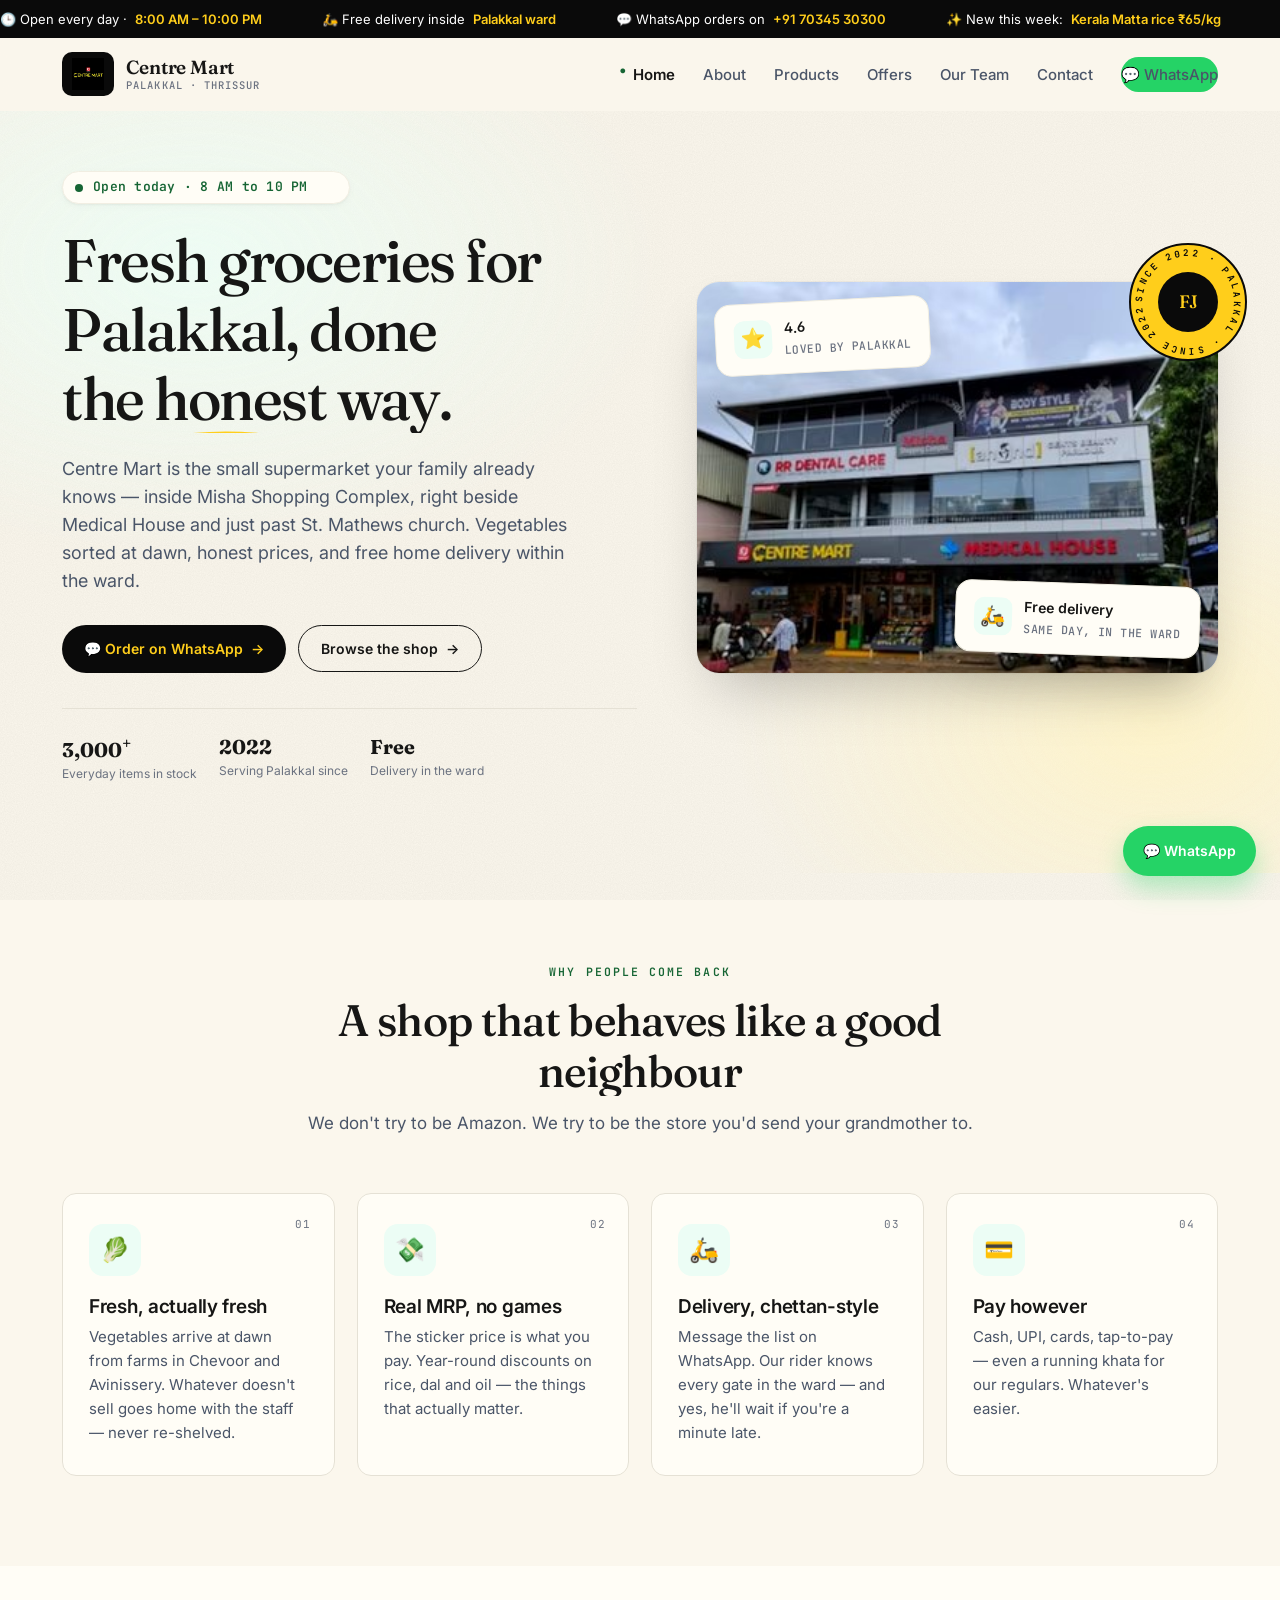
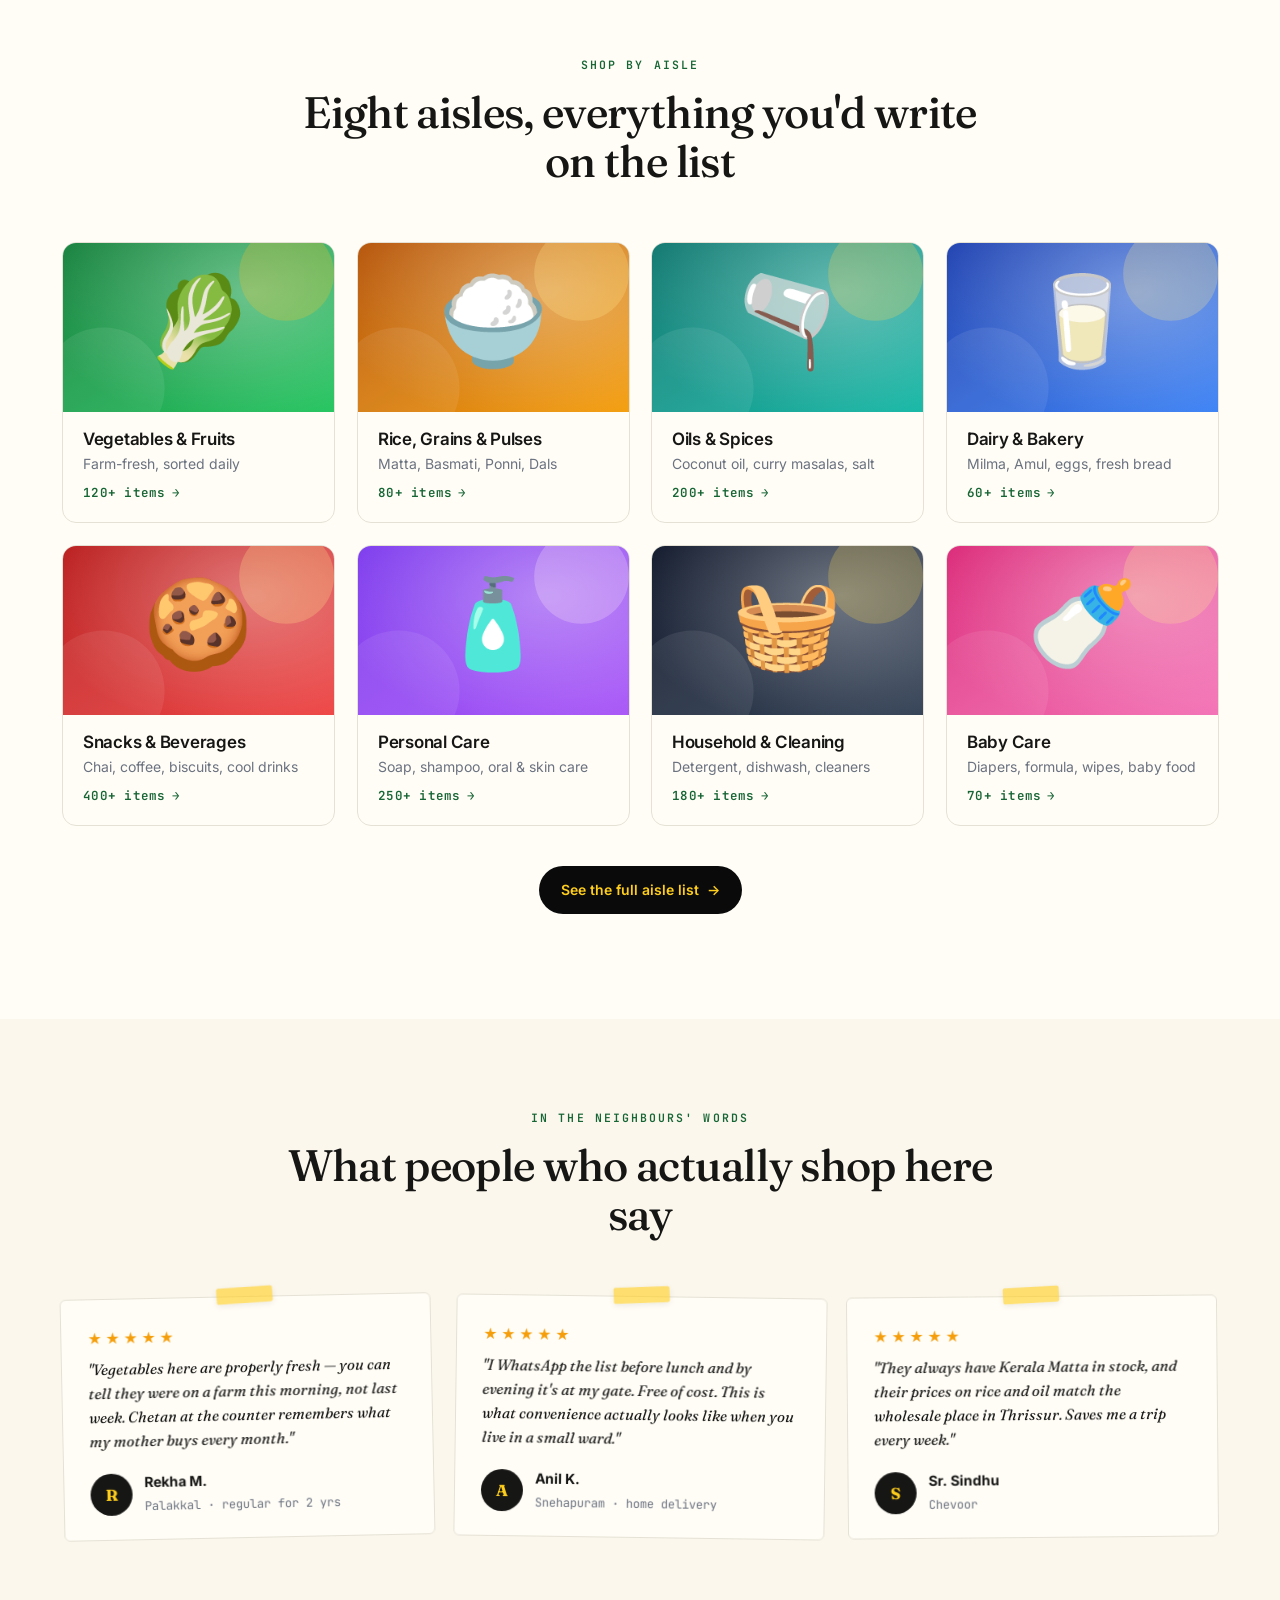
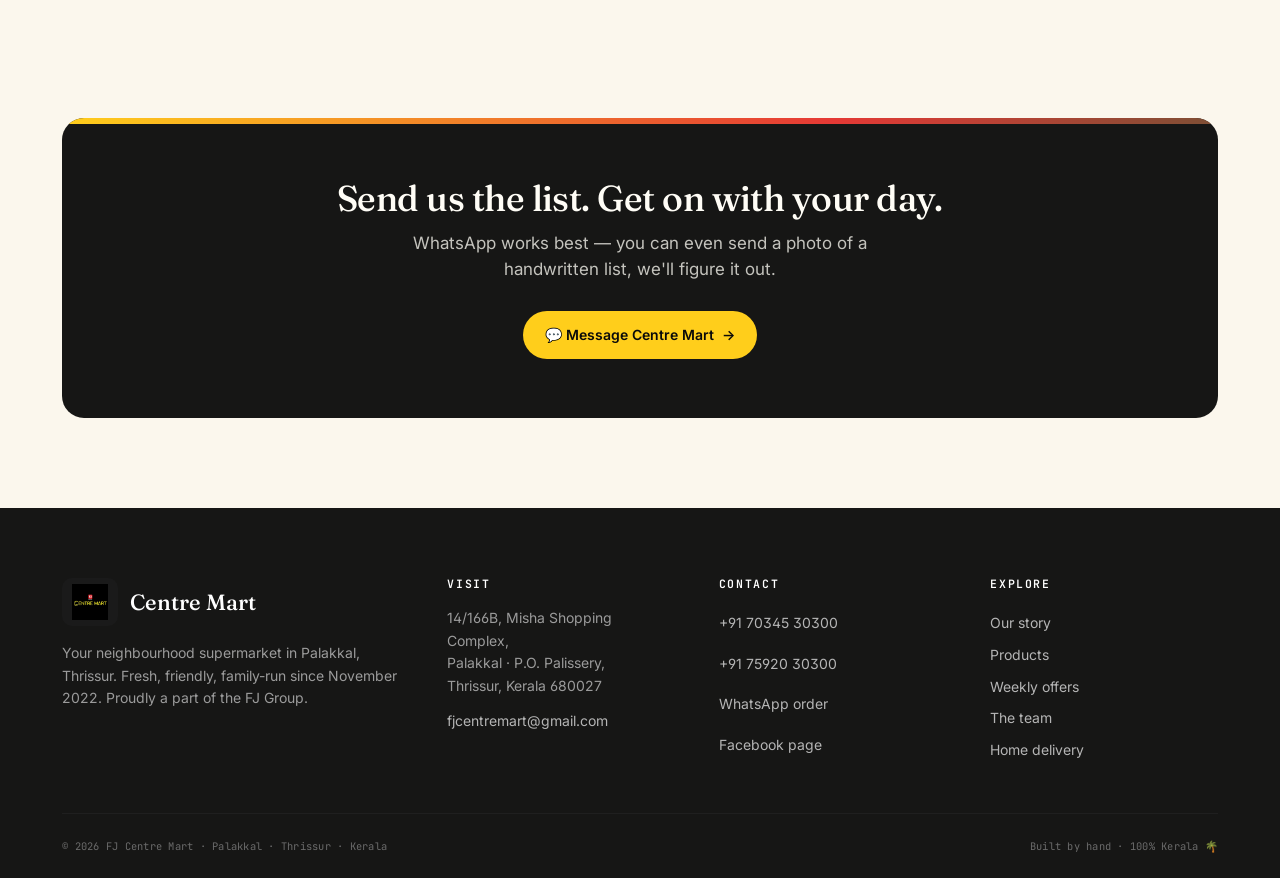
<file: index.html>
<!doctype html>
<html lang="en">
<head>
<meta charset="UTF-8">
<meta name="viewport" content="width=device-width,initial-scale=1">
<meta name="theme-color" content="#166534">
<title>Centre Mart Supermarket · Fresh Groceries & Home Delivery in Palakkal, Thrissur</title>
<meta name="description" content="Centre Mart is Palakkal's family-run supermarket. Fresh vegetables, groceries, dairy, household essentials, and free WhatsApp home delivery. Open 8 AM – 10 PM every day.">
<meta name="keywords" content="supermarket Palakkal, grocery store Thrissur, FJ Centre Mart, home delivery Palakkal, fresh vegetables Thrissur, Centre Mart Palakkal, Palissery 680027">
<meta property="og:type" content="website">
<meta property="og:title" content="Centre Mart Supermarket · Fresh Groceries & Home Delivery in Palakkal, Thrissur">
<meta property="og:description" content="Centre Mart is Palakkal's family-run supermarket. Fresh vegetables, groceries, dairy, household essentials, and free WhatsApp home delivery. Open 8 AM – 10 PM every day.">
<meta property="og:image" content="[data-uri]">
<meta name="twitter:card" content="summary_large_image">
<link rel="icon" type="image/png" href="assets/img/logo-mark.png">
<link rel="apple-touch-icon" href="assets/img/logo-mark.png">
<link rel="preconnect" href="https://fonts.googleapis.com">
<link rel="preconnect" href="https://fonts.gstatic.com" crossorigin>
<link href="https://fonts.googleapis.com/css2?family=Inter:wght@400;500;600;700&family=Fraunces:opsz,wght@9..144,400;9..144,500;9..144,600&family=JetBrains+Mono:wght@400;500;600&display=swap" rel="stylesheet">
<link rel="stylesheet" href="assets/css/style.css">
<script type="application/ld+json">
{
  "@context":"https://schema.org","@type":"GroceryStore",
  "name":"Centre Mart Supermarket","alternateName":"FJ Centre Mart",
  "image":"[data-uri]","logo":"[data-uri]",
  "email":"fjcentremart@gmail.com","telephone":"+91-70345-30300","priceRange":"₹",
  "address":{"@type":"PostalAddress","streetAddress":"14/166B, Misha Shopping Complex","addressLocality":"Palakkal, P.O. Palissery","addressRegion":"Kerala","postalCode":"680027","addressCountry":"IN"},
  "geo":{"@type":"GeoCoordinates","latitude":10.471346,"longitude":76.211705},
  "openingHoursSpecification":[{"@type":"OpeningHoursSpecification","dayOfWeek":["Monday","Tuesday","Wednesday","Thursday","Friday","Saturday","Sunday"],"opens":"08:00","closes":"22:00"}],
  "sameAs":["https://www.facebook.com/fj.centre.mart/","https://wa.me/917034530300"],
  "paymentAccepted":"Cash, UPI, Credit Card, Debit Card, NFC","currenciesAccepted":"INR",
  "areaServed":"Palakkal, Thrissur, Kerala"
}
</script>
</head>
<body>

<div class="topbar" aria-label="Store announcements">
  <div class="topbar-viewport">
    <span>🕒 Open every day · <em>8:00 AM – 10:00 PM</em></span>
    <span>🛵 Free delivery inside <em>Palakkal ward</em></span>
    <span>💬 WhatsApp orders on <em>+91 70345 30300</em></span>
    <span>✨ New this week: <em>Kerala Matta rice ₹65/kg</em></span>
    <span>🥚 Fresh farm eggs restocked at dawn</span>
  </div>
</div>

<header class="site-header">
  <div class="container nav-wrap">
    <a class="brand" href="index.html" aria-label="Centre Mart home">
      <img src="[data-uri]" alt="FJ Group · Centre Mart logo">
      <span class="brand-text"><b>Centre Mart</b><small>Palakkal · Thrissur</small></span>
    </a>
    <button class="nav-toggle" aria-label="Toggle menu">☰</button>
    <nav class="site-nav" aria-label="Main">
      <a href="index.html">Home</a>
      <a href="about.html">About</a>
      <a href="products.html">Products</a>
      <a href="offers.html">Offers</a>
      <a href="team.html">Our Team</a>
      <a href="contact.html">Contact</a>
      <a class="btn btn-wa btn-magnetic" href="https://wa.me/917034530300" target="_blank" rel="noopener">💬 WhatsApp</a>
    </nav>
  </div>
</header>

<main>

<section class="hero">
  <div class="container hero-grid">
    <div>
      <span class="hero-eyebrow"><span class="dot"></span>
        <span class="rotator"><ul>
          <li>Open today · 8 AM to 10 PM</li>
          <li>Vegetables sorted at dawn</li>
          <li>Free delivery in Palakkal</li>
          <li>Kerala Matta ₹65/kg this week</li>
        </ul></span>
      </span>
      <h1 class="kinetic">Fresh groceries for Palakkal, done <span class="squiggle">the honest way<svg viewBox="0 0 300 18" preserveAspectRatio="none" aria-hidden="true"><path d="M4,10 C 30,2 60,16 90,10 S 150,4 180,10 S 240,16 296,10"/></svg></span>.</h1>
      <p class="hero-sub">Centre Mart is the small supermarket your family already knows — inside Misha Shopping Complex, right beside Medical House and just past St. Mathews church. Vegetables sorted at dawn, honest prices, and free home delivery within the ward.</p>
      <div class="hero-cta">
        <a class="btn btn-primary btn-magnetic" href="https://wa.me/917034530300?text=Hi%20Centre%20Mart%2C%20I%27d%20like%20to%20place%20an%20order" target="_blank" rel="noopener">💬 Order on WhatsApp <span class="arr">→</span></a>
        <a class="btn btn-outline" href="products.html">Browse the shop <span class="arr">→</span></a>
      </div>
      <div class="hero-badges">
        <span><b>3,000<sup>+</sup></b><small>Everyday items in stock</small></span>
        <span><b>2022</b><small>Serving Palakkal since</small></span>
        <span><b>Free</b><small>Delivery in the ward</small></span>
      </div>
    </div>
    <div class="hero-right">
      <div class="sticker">
  <svg viewBox="0 0 120 120" xmlns="http://www.w3.org/2000/svg" aria-hidden="true">
    <defs><path id="stkArc" d="M60,60 m-46,0 a46,46 0 1,1 92,0 a46,46 0 1,1 -92,0"/></defs>
    <circle cx="60" cy="60" r="58" fill="#FFCE1B" stroke="#0A0A0A" stroke-width="2"/>
    <circle cx="60" cy="60" r="30" fill="#0A0A0A"/>
    <text font-family="JetBrains Mono, monospace" font-size="9.2" font-weight="700" fill="#0A0A0A" letter-spacing="2.4">
      <textPath href="#stkArc" startOffset="0">SINCE 2022 · PALAKKAL · SINCE 2022 · THRISSUR · </textPath>
    </text>
    <text x="60" y="66" text-anchor="middle" font-family="Fraunces, serif" font-size="18" font-weight="500" fill="#FFCE1B">FJ</text>
  </svg>
</div>
      <div class="hero-img">
        <div class="img-inner"><img src="[data-uri]" alt="Centre Mart storefront on the Kodungallur–Shornur Road in Palakkal, Thrissur" loading="eager"></div>
      </div>
      <div class="hero-tag tl"><span class="b-icon">⭐</span><div>4.6<small>Loved by Palakkal</small></div></div>
      <div class="hero-tag br"><span class="b-icon">🛵</span><div>Free delivery<small>Same day, in the ward</small></div></div>
    </div>
  </div>
</section>

<section>
  <div class="container">
    <div class="section-head">
      <div class="section-eyebrow">Why people come back</div>
      <h2 class="kinetic">A shop that behaves like a good neighbour</h2>
      <p>We don't try to be Amazon. We try to be the store you'd send your grandmother to.</p>
    </div>
    <div class="grid grid-4">
      <div class="feature"><span class="feat-num">01</span><div class="feat-ico">🥬</div><h3>Fresh, actually fresh</h3><p>Vegetables arrive at dawn from farms in Chevoor and Avinissery. Whatever doesn't sell goes home with the staff — never re-shelved.</p></div>
      <div class="feature"><span class="feat-num">02</span><div class="feat-ico">💸</div><h3>Real MRP, no games</h3><p>The sticker price is what you pay. Year-round discounts on rice, dal and oil — the things that actually matter.</p></div>
      <div class="feature"><span class="feat-num">03</span><div class="feat-ico">🛵</div><h3>Delivery, chettan-style</h3><p>Message the list on WhatsApp. Our rider knows every gate in the ward — and yes, he'll wait if you're a minute late.</p></div>
      <div class="feature"><span class="feat-num">04</span><div class="feat-ico">💳</div><h3>Pay however</h3><p>Cash, UPI, cards, tap-to-pay — even a running khata for our regulars. Whatever's easier.</p></div>
    </div>
  </div>
</section>

<section style="background:var(--paper)">
  <div class="container">
    <div class="section-head">
      <div class="section-eyebrow">Shop by aisle</div>
      <h2>Eight aisles, everything you'd write on the list</h2>
    </div>
    <div class="grid grid-4">
      <a class="cat-card" href="products.html#vegetables"><div class="cat-thumb"><img src="assets/img/banners/veg.svg" alt="" loading="lazy"></div><div class="cat-body"><h3>Vegetables & Fruits</h3><p>Farm-fresh, sorted daily</p><span class="count">120+ items <span class="arr">→</span></span></div></a>
      <a class="cat-card" href="products.html#rice"><div class="cat-thumb"><img src="assets/img/banners/rice.svg" alt="" loading="lazy"></div><div class="cat-body"><h3>Rice, Grains & Pulses</h3><p>Matta, Basmati, Ponni, Dals</p><span class="count">80+ items <span class="arr">→</span></span></div></a>
      <a class="cat-card" href="products.html#oils"><div class="cat-thumb"><img src="assets/img/banners/oils.svg" alt="" loading="lazy"></div><div class="cat-body"><h3>Oils & Spices</h3><p>Coconut oil, curry masalas, salt</p><span class="count">200+ items <span class="arr">→</span></span></div></a>
      <a class="cat-card" href="products.html#dairy"><div class="cat-thumb"><img src="assets/img/banners/dairy.svg" alt="" loading="lazy"></div><div class="cat-body"><h3>Dairy & Bakery</h3><p>Milma, Amul, eggs, fresh bread</p><span class="count">60+ items <span class="arr">→</span></span></div></a>
      <a class="cat-card" href="products.html#snacks"><div class="cat-thumb"><img src="assets/img/banners/snacks.svg" alt="" loading="lazy"></div><div class="cat-body"><h3>Snacks & Beverages</h3><p>Chai, coffee, biscuits, cool drinks</p><span class="count">400+ items <span class="arr">→</span></span></div></a>
      <a class="cat-card" href="products.html#personal"><div class="cat-thumb"><img src="assets/img/banners/personal.svg" alt="" loading="lazy"></div><div class="cat-body"><h3>Personal Care</h3><p>Soap, shampoo, oral & skin care</p><span class="count">250+ items <span class="arr">→</span></span></div></a>
      <a class="cat-card" href="products.html#household"><div class="cat-thumb"><img src="assets/img/banners/household.svg" alt="" loading="lazy"></div><div class="cat-body"><h3>Household & Cleaning</h3><p>Detergent, dishwash, cleaners</p><span class="count">180+ items <span class="arr">→</span></span></div></a>
      <a class="cat-card" href="products.html#baby"><div class="cat-thumb"><img src="assets/img/banners/baby.svg" alt="" loading="lazy"></div><div class="cat-body"><h3>Baby Care</h3><p>Diapers, formula, wipes, baby food</p><span class="count">70+ items <span class="arr">→</span></span></div></a>
    </div>
    <p class="text-center mt-40"><a class="btn btn-primary btn-magnetic" href="products.html">See the full aisle list <span class="arr">→</span></a></p>
  </div>
</section>

<section>
  <div class="container">
    <div class="section-head">
      <div class="section-eyebrow">In the neighbours' words</div>
      <h2>What people who actually shop here say</h2>
    </div>
    <div class="grid grid-3">
      <div class="quote-card">
        <div class="stars">★★★★★</div>
        <p>"Vegetables here are properly fresh — you can tell they were on a farm this morning, not last week. Chetan at the counter remembers what my mother buys every month."</p>
        <div class="quote-author"><div class="quote-avatar">R</div><div><strong>Rekha M.</strong><span>Palakkal · regular for 2 yrs</span></div></div>
      </div>
      <div class="quote-card">
        <div class="stars">★★★★★</div>
        <p>"I WhatsApp the list before lunch and by evening it's at my gate. Free of cost. This is what convenience actually looks like when you live in a small ward."</p>
        <div class="quote-author"><div class="quote-avatar">A</div><div><strong>Anil K.</strong><span>Snehapuram · home delivery</span></div></div>
      </div>
      <div class="quote-card">
        <div class="stars">★★★★★</div>
        <p>"They always have Kerala Matta in stock, and their prices on rice and oil match the wholesale place in Thrissur. Saves me a trip every week."</p>
        <div class="quote-author"><div class="quote-avatar">S</div><div><strong>Sr. Sindhu</strong><span>Chevoor</span></div></div>
      </div>
    </div>
  </div>
</section>

<section>
  <div class="container">
    <div class="cta-banner">
      <h2>Send us the list. Get on with your day.</h2>
      <p>WhatsApp works best — you can even send a photo of a handwritten list, we'll figure it out.</p>
      <a class="btn btn-magnetic" href="https://wa.me/917034530300?text=Hi%20Centre%20Mart%2C%20I%27d%20like%20to%20place%20an%20order" target="_blank" rel="noopener">💬 Message Centre Mart <span class="arr">→</span></a>
    </div>
  </div>
</section>

</main>

<footer class="site-footer">
  <div class="container">
    <div class="footer-grid">
      <div>
        <div class="footer-brand">
          <img src="[data-uri]" alt="Centre Mart">
          <b>Centre Mart</b>
        </div>
        <p>Your neighbourhood supermarket in Palakkal, Thrissur. Fresh, friendly, family-run since November 2022. Proudly a part of the FJ Group.</p>
      </div>
      <div>
        <h4>Visit</h4>
        <p>14/166B, Misha Shopping Complex,<br>Palakkal · P.O. Palissery,<br>Thrissur, Kerala 680027</p>
        <p><a href="mailto:fjcentremart@gmail.com">fjcentremart@gmail.com</a></p>
      </div>
      <div>
        <h4>Contact</h4>
        <p><a href="tel:+917034530300">+91 70345 30300</a></p>
        <p><a href="tel:+917592030300">+91 75920 30300</a></p>
        <p><a href="https://wa.me/917034530300" target="_blank" rel="noopener">WhatsApp order</a></p>
        <p><a href="https://www.facebook.com/fj.centre.mart/" target="_blank" rel="noopener">Facebook page</a></p>
      </div>
      <div>
        <h4>Explore</h4>
        <ul>
          <li><a href="about.html">Our story</a></li>
          <li><a href="products.html">Products</a></li>
          <li><a href="offers.html">Weekly offers</a></li>
          <li><a href="team.html">The team</a></li>
          <li><a href="contact.html">Home delivery</a></li>
        </ul>
      </div>
    </div>
    <div class="footer-bottom">
      <small>© 2026 FJ Centre Mart · Palakkal · Thrissur · Kerala</small>
      <small>Built by hand · 100% Kerala 🌴</small>
    </div>
  </div>
</footer>

<a class="wa-float" href="https://wa.me/917034530300?text=Hi%20Centre%20Mart%2C%20I%27d%20like%20to%20place%20an%20order" target="_blank" rel="noopener" aria-label="Order on WhatsApp">
  💬 WhatsApp
</a>
<script src="assets/js/main.js"></script>
</body>
</html>
</file>
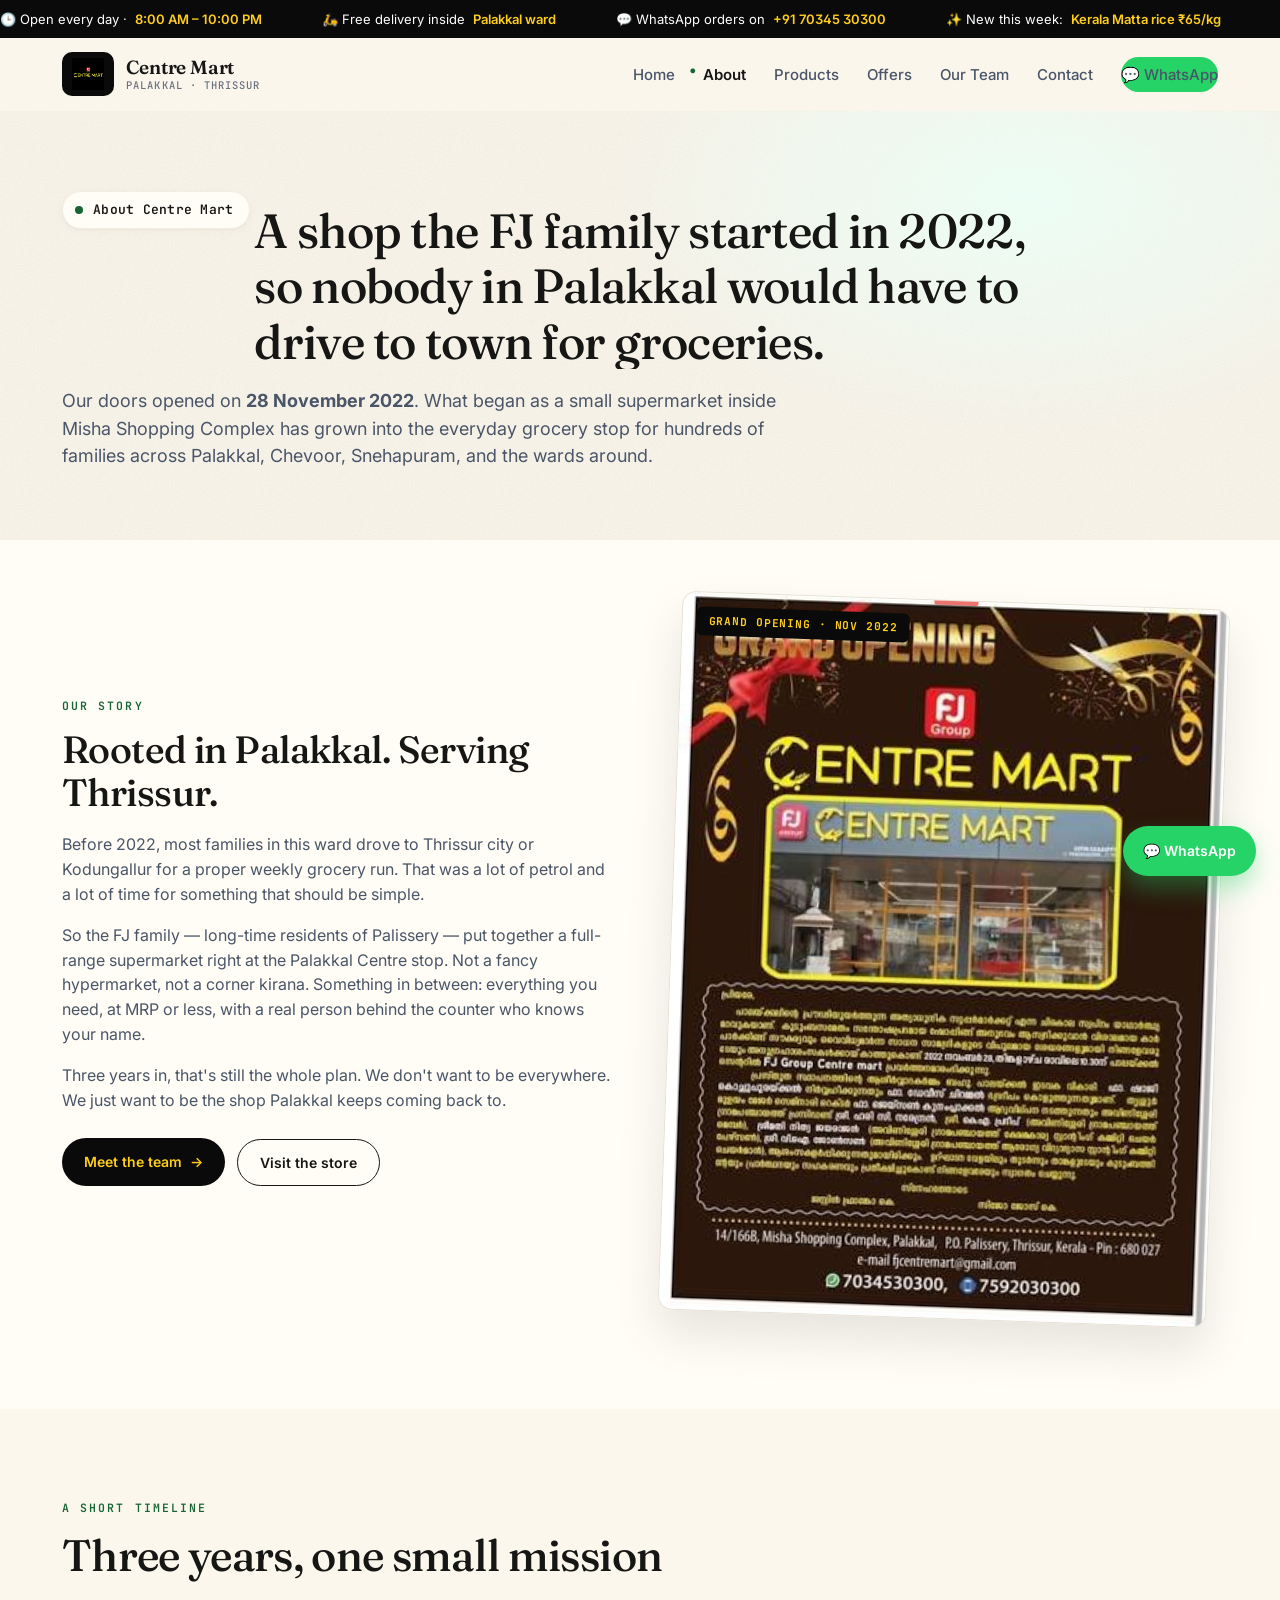
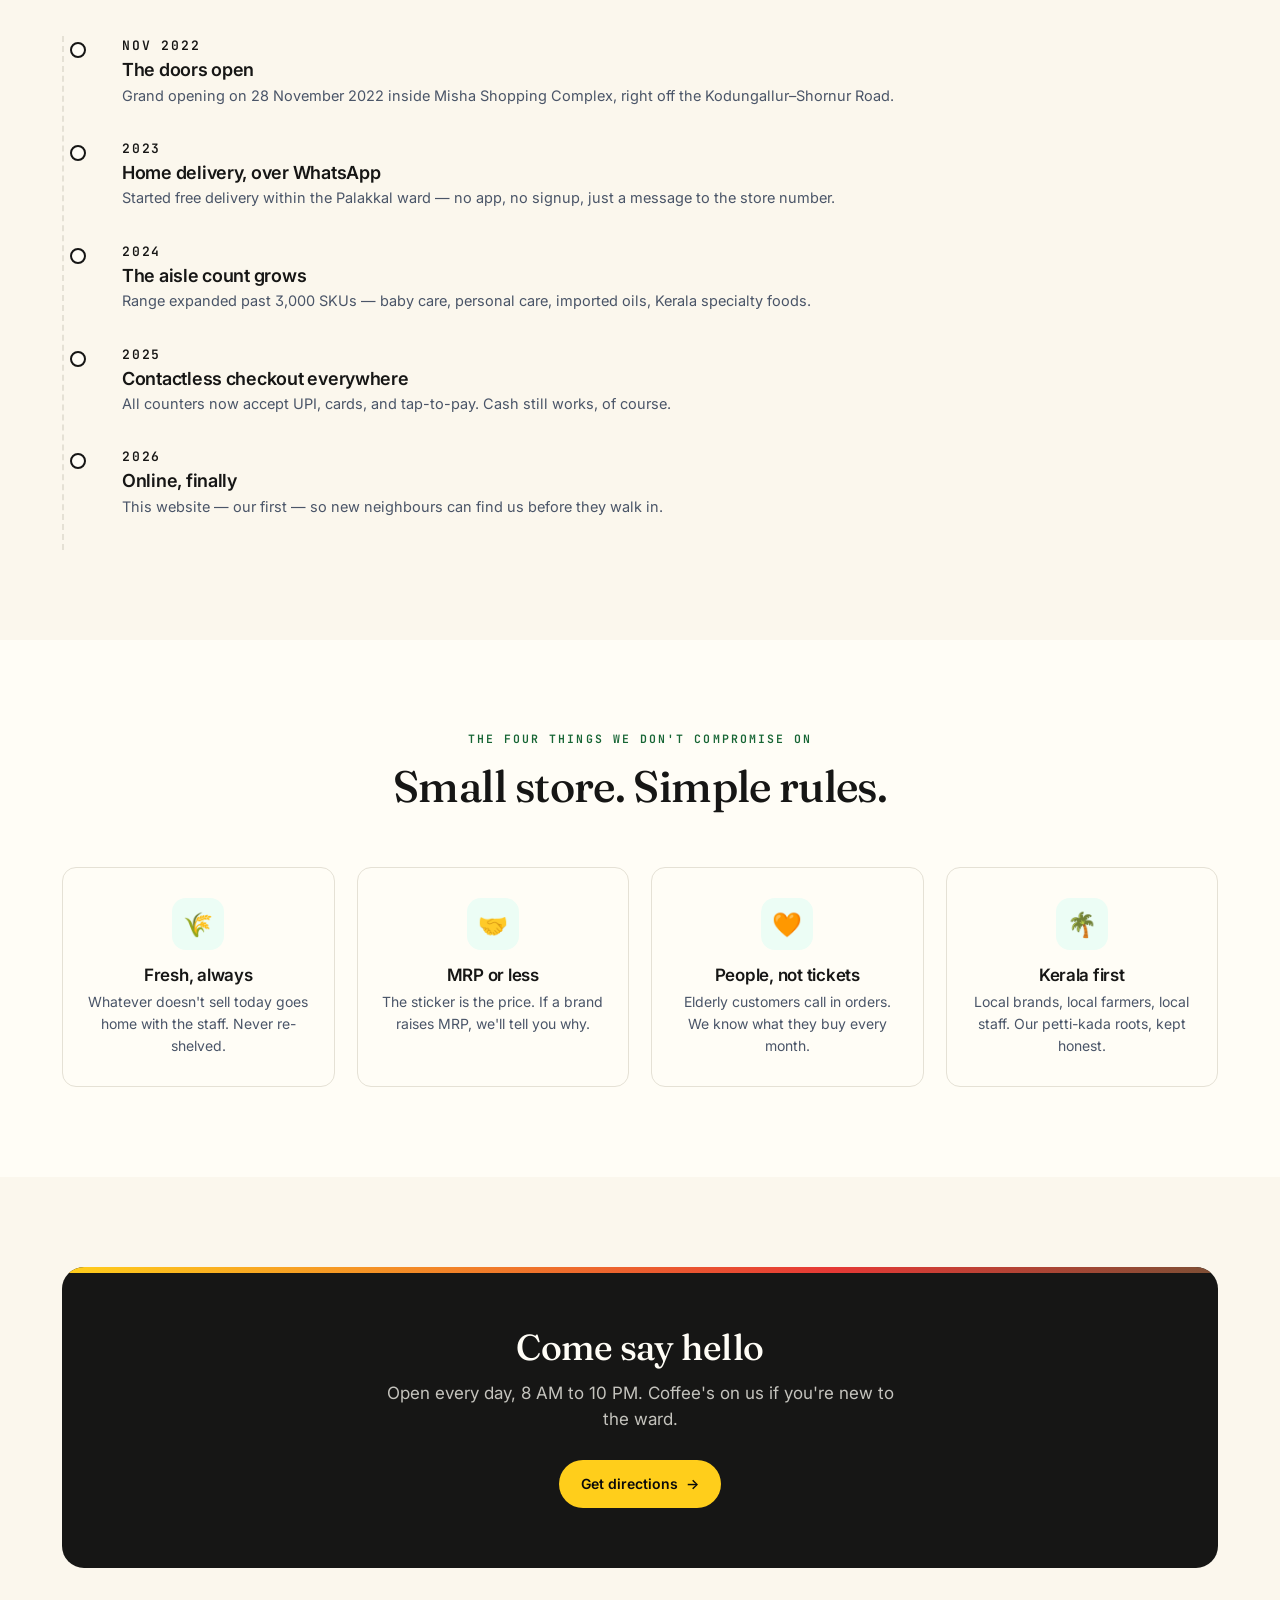
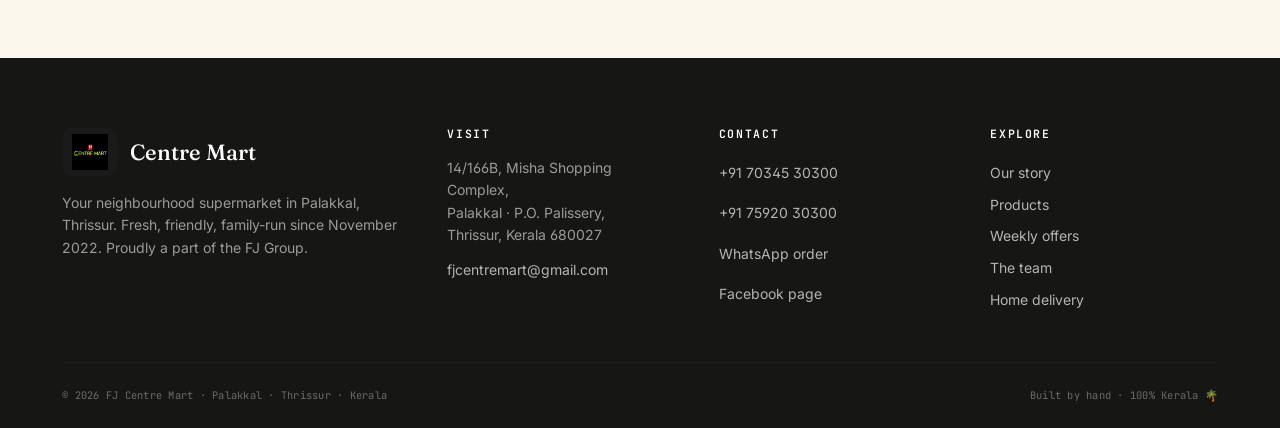
<file: about.html>
<!doctype html>
<html lang="en">
<head>
<meta charset="UTF-8">
<meta name="viewport" content="width=device-width,initial-scale=1">
<meta name="theme-color" content="#166534">
<title>About Us · Centre Mart Supermarket · FJ Group, Palakkal Thrissur</title>
<meta name="description" content="The story of Centre Mart — Palakkal's family-run supermarket, opened by the FJ Group in November 2022. Fresh groceries, honest prices, home delivery in the ward.">
<meta name="keywords" content="about Centre Mart, FJ Group Palakkal, family supermarket Thrissur, grocery store history Palissery, Misha Shopping Complex">
<meta property="og:type" content="website">
<meta property="og:title" content="About Us · Centre Mart Supermarket · FJ Group, Palakkal Thrissur">
<meta property="og:description" content="The story of Centre Mart — Palakkal's family-run supermarket, opened by the FJ Group in November 2022. Fresh groceries, honest prices, home delivery in the ward.">
<meta property="og:image" content="[data-uri]">
<meta name="twitter:card" content="summary_large_image">
<link rel="icon" type="image/png" href="assets/img/logo-mark.png">
<link rel="apple-touch-icon" href="assets/img/logo-mark.png">
<link rel="preconnect" href="https://fonts.googleapis.com">
<link rel="preconnect" href="https://fonts.gstatic.com" crossorigin>
<link href="https://fonts.googleapis.com/css2?family=Inter:wght@400;500;600;700&family=Fraunces:opsz,wght@9..144,400;9..144,500;9..144,600&family=JetBrains+Mono:wght@400;500;600&display=swap" rel="stylesheet">
<link rel="stylesheet" href="assets/css/style.css">

</head>
<body>

<div class="topbar" aria-label="Store announcements">
  <div class="topbar-viewport">
    <span>🕒 Open every day · <em>8:00 AM – 10:00 PM</em></span>
    <span>🛵 Free delivery inside <em>Palakkal ward</em></span>
    <span>💬 WhatsApp orders on <em>+91 70345 30300</em></span>
    <span>✨ New this week: <em>Kerala Matta rice ₹65/kg</em></span>
    <span>🥚 Fresh farm eggs restocked at dawn</span>
  </div>
</div>

<header class="site-header">
  <div class="container nav-wrap">
    <a class="brand" href="index.html" aria-label="Centre Mart home">
      <img src="[data-uri]" alt="FJ Group · Centre Mart logo">
      <span class="brand-text"><b>Centre Mart</b><small>Palakkal · Thrissur</small></span>
    </a>
    <button class="nav-toggle" aria-label="Toggle menu">☰</button>
    <nav class="site-nav" aria-label="Main">
      <a href="index.html">Home</a>
      <a href="about.html">About</a>
      <a href="products.html">Products</a>
      <a href="offers.html">Offers</a>
      <a href="team.html">Our Team</a>
      <a href="contact.html">Contact</a>
      <a class="btn btn-wa btn-magnetic" href="https://wa.me/917034530300" target="_blank" rel="noopener">💬 WhatsApp</a>
    </nav>
  </div>
</header>

<main>

<section class="about-hero">
  <div class="container">
    <span class="hero-eyebrow"><span class="dot"></span>About Centre Mart</span>
    <h1 class="kinetic" style="font-size:48px;margin:12px 0 18px;max-width:820px;font-weight:500">A shop the FJ family started in 2022, so nobody in Palakkal would have to drive to town for groceries.</h1>
    <p class="hero-sub" style="max-width:720px">Our doors opened on <b>28 November 2022</b>. What began as a small supermarket inside Misha Shopping Complex has grown into the everyday grocery stop for hundreds of families across Palakkal, Chevoor, Snehapuram, and the wards around.</p>
  </div>
</section>

<section style="background:var(--paper);padding-top:60px">
  <div class="container story">
    <div>
      <div class="section-eyebrow">Our story</div>
      <h2>Rooted in Palakkal. Serving Thrissur.</h2>
      <p>Before 2022, most families in this ward drove to Thrissur city or Kodungallur for a proper weekly grocery run. That was a lot of petrol and a lot of time for something that should be simple.</p>
      <p>So the FJ family — long-time residents of Palissery — put together a full-range supermarket right at the Palakkal Centre stop. Not a fancy hypermarket, not a corner kirana. Something in between: everything you need, at MRP or less, with a real person behind the counter who knows your name.</p>
      <p>Three years in, that's still the whole plan. We don't want to be everywhere. We just want to be the shop Palakkal keeps coming back to.</p>
      <div class="hero-cta" style="margin-top:26px">
        <a class="btn btn-primary btn-magnetic" href="team.html">Meet the team <span class="arr">→</span></a>
        <a class="btn btn-outline" href="contact.html">Visit the store</a>
      </div>
    </div>
    <div>
      <div class="flyer">
        <span class="pin"></span>
        <span class="tag">Grand Opening · Nov 2022</span>
        <img src="[data-uri]" alt="Original grand opening flyer for FJ Group Centre Mart, Palakkal, November 2022">
      </div>
    </div>
  </div>
</section>

<section>
  <div class="container">
    <div class="section-head left">
      <div class="section-eyebrow">A short timeline</div>
      <h2>Three years, one small mission</h2>
    </div>
    <div class="timeline">
      <div class="tl-item"><div class="tl-year">Nov 2022</div><div class="tl-body"><h4>The doors open</h4><p>Grand opening on 28 November 2022 inside Misha Shopping Complex, right off the Kodungallur–Shornur Road.</p></div></div>
      <div class="tl-item"><div class="tl-year">2023</div><div class="tl-body"><h4>Home delivery, over WhatsApp</h4><p>Started free delivery within the Palakkal ward — no app, no signup, just a message to the store number.</p></div></div>
      <div class="tl-item"><div class="tl-year">2024</div><div class="tl-body"><h4>The aisle count grows</h4><p>Range expanded past 3,000 SKUs — baby care, personal care, imported oils, Kerala specialty foods.</p></div></div>
      <div class="tl-item"><div class="tl-year">2025</div><div class="tl-body"><h4>Contactless checkout everywhere</h4><p>All counters now accept UPI, cards, and tap-to-pay. Cash still works, of course.</p></div></div>
      <div class="tl-item"><div class="tl-year">2026</div><div class="tl-body"><h4>Online, finally</h4><p>This website — our first — so new neighbours can find us before they walk in.</p></div></div>
    </div>
  </div>
</section>

<section style="background:var(--paper)">
  <div class="container">
    <div class="section-head">
      <div class="section-eyebrow">The four things we don't compromise on</div>
      <h2>Small store. Simple rules.</h2>
    </div>
    <div class="values">
      <div class="value"><div class="feat-ico">🌾</div><h3>Fresh, always</h3><p>Whatever doesn't sell today goes home with the staff. Never re-shelved.</p></div>
      <div class="value"><div class="feat-ico">🤝</div><h3>MRP or less</h3><p>The sticker is the price. If a brand raises MRP, we'll tell you why.</p></div>
      <div class="value"><div class="feat-ico">🧡</div><h3>People, not tickets</h3><p>Elderly customers call in orders. We know what they buy every month.</p></div>
      <div class="value"><div class="feat-ico">🌴</div><h3>Kerala first</h3><p>Local brands, local farmers, local staff. Our petti-kada roots, kept honest.</p></div>
    </div>
  </div>
</section>

<section>
  <div class="container">
    <div class="cta-banner">
      <h2>Come say hello</h2>
      <p>Open every day, 8 AM to 10 PM. Coffee's on us if you're new to the ward.</p>
      <a class="btn btn-magnetic" href="contact.html">Get directions <span class="arr">→</span></a>
    </div>
  </div>
</section>

</main>

<footer class="site-footer">
  <div class="container">
    <div class="footer-grid">
      <div>
        <div class="footer-brand">
          <img src="[data-uri]" alt="Centre Mart">
          <b>Centre Mart</b>
        </div>
        <p>Your neighbourhood supermarket in Palakkal, Thrissur. Fresh, friendly, family-run since November 2022. Proudly a part of the FJ Group.</p>
      </div>
      <div>
        <h4>Visit</h4>
        <p>14/166B, Misha Shopping Complex,<br>Palakkal · P.O. Palissery,<br>Thrissur, Kerala 680027</p>
        <p><a href="mailto:fjcentremart@gmail.com">fjcentremart@gmail.com</a></p>
      </div>
      <div>
        <h4>Contact</h4>
        <p><a href="tel:+917034530300">+91 70345 30300</a></p>
        <p><a href="tel:+917592030300">+91 75920 30300</a></p>
        <p><a href="https://wa.me/917034530300" target="_blank" rel="noopener">WhatsApp order</a></p>
        <p><a href="https://www.facebook.com/fj.centre.mart/" target="_blank" rel="noopener">Facebook page</a></p>
      </div>
      <div>
        <h4>Explore</h4>
        <ul>
          <li><a href="about.html">Our story</a></li>
          <li><a href="products.html">Products</a></li>
          <li><a href="offers.html">Weekly offers</a></li>
          <li><a href="team.html">The team</a></li>
          <li><a href="contact.html">Home delivery</a></li>
        </ul>
      </div>
    </div>
    <div class="footer-bottom">
      <small>© 2026 FJ Centre Mart · Palakkal · Thrissur · Kerala</small>
      <small>Built by hand · 100% Kerala 🌴</small>
    </div>
  </div>
</footer>

<a class="wa-float" href="https://wa.me/917034530300?text=Hi%20Centre%20Mart%2C%20I%27d%20like%20to%20place%20an%20order" target="_blank" rel="noopener" aria-label="Order on WhatsApp">
  💬 WhatsApp
</a>
<script src="assets/js/main.js"></script>
</body>
</html>
</file>
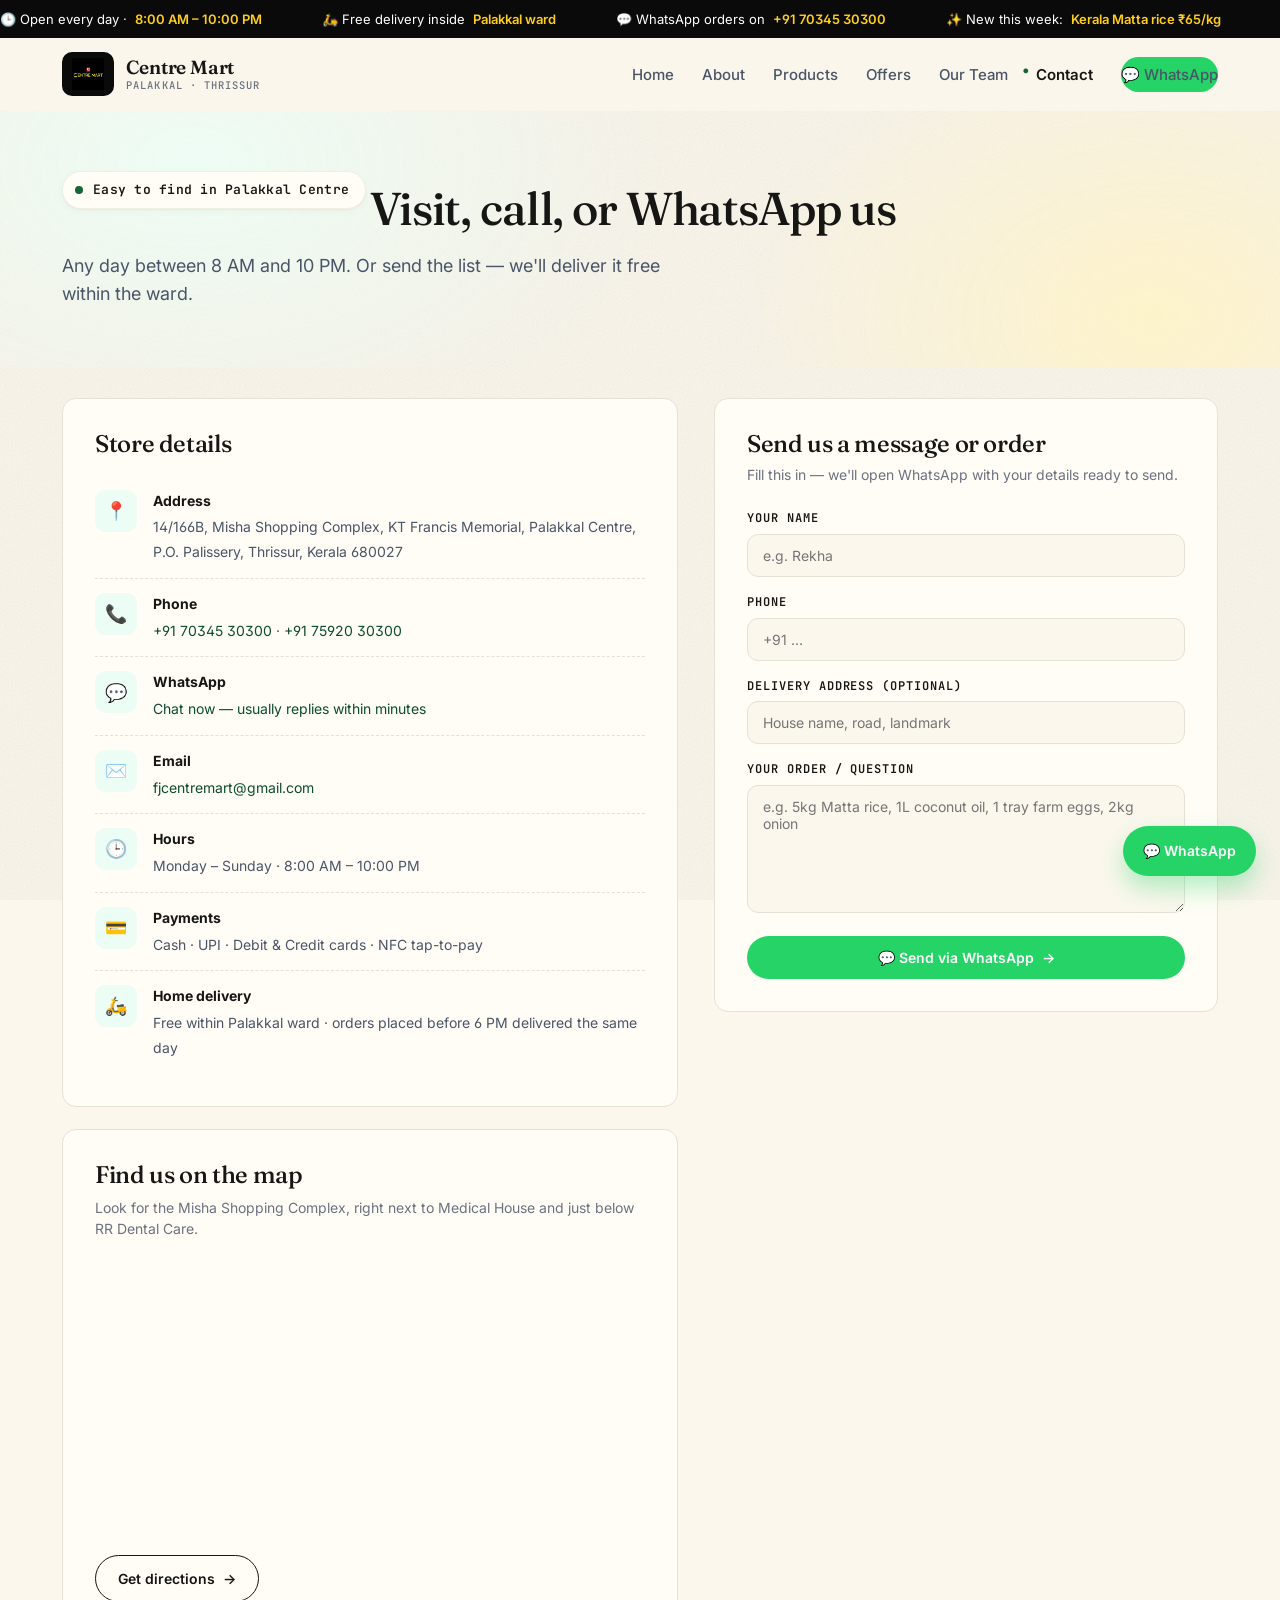
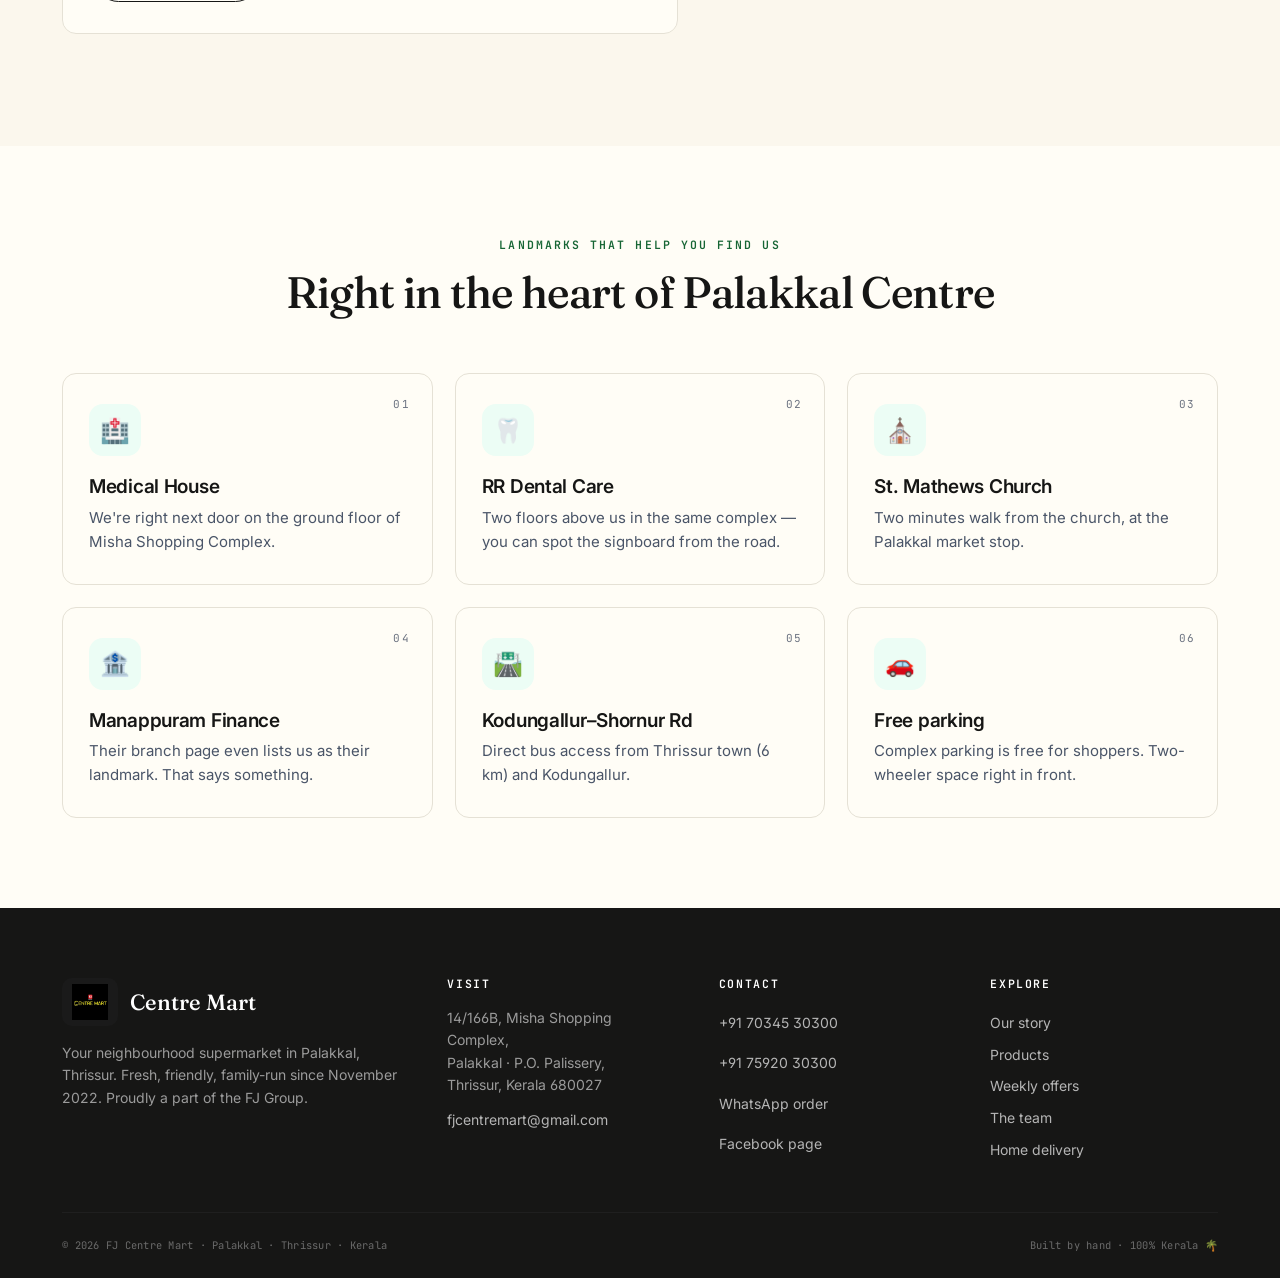
<file: contact.html>
<!doctype html>
<html lang="en">
<head>
<meta charset="UTF-8">
<meta name="viewport" content="width=device-width,initial-scale=1">
<meta name="theme-color" content="#166534">
<title>Contact & Home Delivery · Centre Mart Palakkal Thrissur</title>
<meta name="description" content="Address, phone, WhatsApp and Google Map for Centre Mart Supermarket, Palakkal, Palissery, Thrissur 680027. Order for free home delivery — open 8 AM to 10 PM daily.">
<meta name="keywords" content="Centre Mart contact, supermarket Palakkal address, home delivery Thrissur, WhatsApp grocery order, fjcentremart email">
<meta property="og:type" content="website">
<meta property="og:title" content="Contact & Home Delivery · Centre Mart Palakkal Thrissur">
<meta property="og:description" content="Address, phone, WhatsApp and Google Map for Centre Mart Supermarket, Palakkal, Palissery, Thrissur 680027. Order for free home delivery — open 8 AM to 10 PM daily.">
<meta property="og:image" content="[data-uri]">
<meta name="twitter:card" content="summary_large_image">
<link rel="icon" type="image/png" href="assets/img/logo-mark.png">
<link rel="apple-touch-icon" href="assets/img/logo-mark.png">
<link rel="preconnect" href="https://fonts.googleapis.com">
<link rel="preconnect" href="https://fonts.gstatic.com" crossorigin>
<link href="https://fonts.googleapis.com/css2?family=Inter:wght@400;500;600;700&family=Fraunces:opsz,wght@9..144,400;9..144,500;9..144,600&family=JetBrains+Mono:wght@400;500;600&display=swap" rel="stylesheet">
<link rel="stylesheet" href="assets/css/style.css">

</head>
<body>

<div class="topbar" aria-label="Store announcements">
  <div class="topbar-viewport">
    <span>🕒 Open every day · <em>8:00 AM – 10:00 PM</em></span>
    <span>🛵 Free delivery inside <em>Palakkal ward</em></span>
    <span>💬 WhatsApp orders on <em>+91 70345 30300</em></span>
    <span>✨ New this week: <em>Kerala Matta rice ₹65/kg</em></span>
    <span>🥚 Fresh farm eggs restocked at dawn</span>
  </div>
</div>

<header class="site-header">
  <div class="container nav-wrap">
    <a class="brand" href="index.html" aria-label="Centre Mart home">
      <img src="[data-uri]" alt="FJ Group · Centre Mart logo">
      <span class="brand-text"><b>Centre Mart</b><small>Palakkal · Thrissur</small></span>
    </a>
    <button class="nav-toggle" aria-label="Toggle menu">☰</button>
    <nav class="site-nav" aria-label="Main">
      <a href="index.html">Home</a>
      <a href="about.html">About</a>
      <a href="products.html">Products</a>
      <a href="offers.html">Offers</a>
      <a href="team.html">Our Team</a>
      <a href="contact.html">Contact</a>
      <a class="btn btn-wa btn-magnetic" href="https://wa.me/917034530300" target="_blank" rel="noopener">💬 WhatsApp</a>
    </nav>
  </div>
</header>

<main>

<section class="hero" style="padding:60px 0 30px">
  <div class="container">
    <span class="hero-eyebrow"><span class="dot"></span>Easy to find in Palakkal Centre</span>
    <h1 class="kinetic" style="font-size:46px;margin:12px 0 16px;font-weight:500">Visit, call, or WhatsApp us</h1>
    <p class="hero-sub" style="max-width:640px">Any day between 8 AM and 10 PM. Or send the list — we'll deliver it free within the ward.</p>
  </div>
</section>

<section style="padding-top:30px">
  <div class="container contact-grid">
    <div>
      <div class="info-card">
        <h3 style="font-family:var(--font-display);margin:0 0 18px;font-size:24px;font-weight:500">Store details</h3>
        <div class="info-row"><div class="info-icon">📍</div><div><strong>Address</strong><span>14/166B, Misha Shopping Complex, KT Francis Memorial, Palakkal Centre, P.O. Palissery, Thrissur, Kerala 680027</span></div></div>
        <div class="info-row"><div class="info-icon">📞</div><div><strong>Phone</strong><span><a href="tel:+917034530300">+91 70345 30300</a> · <a href="tel:+917592030300">+91 75920 30300</a></span></div></div>
        <div class="info-row"><div class="info-icon">💬</div><div><strong>WhatsApp</strong><span><a href="https://wa.me/917034530300" target="_blank" rel="noopener">Chat now — usually replies within minutes</a></span></div></div>
        <div class="info-row"><div class="info-icon">✉️</div><div><strong>Email</strong><span><a href="mailto:fjcentremart@gmail.com">fjcentremart@gmail.com</a></span></div></div>
        <div class="info-row"><div class="info-icon">🕒</div><div><strong>Hours</strong><span>Monday – Sunday · 8:00 AM – 10:00 PM</span></div></div>
        <div class="info-row"><div class="info-icon">💳</div><div><strong>Payments</strong><span>Cash · UPI · Debit &amp; Credit cards · NFC tap-to-pay</span></div></div>
        <div class="info-row"><div class="info-icon">🛵</div><div><strong>Home delivery</strong><span>Free within Palakkal ward · orders placed before 6 PM delivered the same day</span></div></div>
      </div>

      <div class="info-card">
        <h3 style="font-family:var(--font-display);margin:0 0 8px;font-size:24px;font-weight:500">Find us on the map</h3>
        <p style="margin:0 0 14px;color:var(--muted);font-size:14px">Look for the Misha Shopping Complex, right next to Medical House and just below RR Dental Care.</p>
        <iframe src="https://www.google.com/maps?q=10.471346,76.211705&hl=en&z=17&output=embed" width="100%" height="280" style="border:0;border-radius:12px" loading="lazy" title="Centre Mart Palakkal on Google Maps"></iframe>
        <p style="margin:14px 0 0"><a class="btn btn-outline" href="https://www.google.com/maps/dir/?api=1&destination=10.471346,76.211705" target="_blank" rel="noopener">Get directions <span class="arr">→</span></a></p>
      </div>
    </div>

    <div>
      <form id="wa-form" class="form-card">
        <h3>Send us a message or order</h3>
        <p class="sub">Fill this in — we'll open WhatsApp with your details ready to send.</p>
        <div class="field"><label for="n">Your name</label><input id="n" name="name" required placeholder="e.g. Rekha"></div>
        <div class="field"><label for="p">Phone</label><input id="p" name="phone" required placeholder="+91 …" inputmode="tel"></div>
        <div class="field"><label for="a">Delivery address (optional)</label><input id="a" name="addr" placeholder="House name, road, landmark"></div>
        <div class="field"><label for="m">Your order / question</label><textarea id="m" name="msg" rows="6" required placeholder="e.g. 5kg Matta rice, 1L coconut oil, 1 tray farm eggs, 2kg onion"></textarea></div>
        <button type="submit" class="btn btn-wa btn-magnetic" style="width:100%;justify-content:center">💬 Send via WhatsApp <span class="arr">→</span></button>
      </form>
    </div>
  </div>
</section>

<section style="background:var(--paper)">
  <div class="container">
    <div class="section-head">
      <div class="section-eyebrow">Landmarks that help you find us</div>
      <h2>Right in the heart of Palakkal Centre</h2>
    </div>
    <div class="grid grid-3">
      <div class="feature"><span class="feat-num">01</span><div class="feat-ico">🏥</div><h3>Medical House</h3><p>We're right next door on the ground floor of Misha Shopping Complex.</p></div>
      <div class="feature"><span class="feat-num">02</span><div class="feat-ico">🦷</div><h3>RR Dental Care</h3><p>Two floors above us in the same complex — you can spot the signboard from the road.</p></div>
      <div class="feature"><span class="feat-num">03</span><div class="feat-ico">⛪</div><h3>St. Mathews Church</h3><p>Two minutes walk from the church, at the Palakkal market stop.</p></div>
      <div class="feature"><span class="feat-num">04</span><div class="feat-ico">🏦</div><h3>Manappuram Finance</h3><p>Their branch page even lists us as their landmark. That says something.</p></div>
      <div class="feature"><span class="feat-num">05</span><div class="feat-ico">🛣️</div><h3>Kodungallur–Shornur Rd</h3><p>Direct bus access from Thrissur town (6 km) and Kodungallur.</p></div>
      <div class="feature"><span class="feat-num">06</span><div class="feat-ico">🚗</div><h3>Free parking</h3><p>Complex parking is free for shoppers. Two-wheeler space right in front.</p></div>
    </div>
  </div>
</section>

</main>

<footer class="site-footer">
  <div class="container">
    <div class="footer-grid">
      <div>
        <div class="footer-brand">
          <img src="[data-uri]" alt="Centre Mart">
          <b>Centre Mart</b>
        </div>
        <p>Your neighbourhood supermarket in Palakkal, Thrissur. Fresh, friendly, family-run since November 2022. Proudly a part of the FJ Group.</p>
      </div>
      <div>
        <h4>Visit</h4>
        <p>14/166B, Misha Shopping Complex,<br>Palakkal · P.O. Palissery,<br>Thrissur, Kerala 680027</p>
        <p><a href="mailto:fjcentremart@gmail.com">fjcentremart@gmail.com</a></p>
      </div>
      <div>
        <h4>Contact</h4>
        <p><a href="tel:+917034530300">+91 70345 30300</a></p>
        <p><a href="tel:+917592030300">+91 75920 30300</a></p>
        <p><a href="https://wa.me/917034530300" target="_blank" rel="noopener">WhatsApp order</a></p>
        <p><a href="https://www.facebook.com/fj.centre.mart/" target="_blank" rel="noopener">Facebook page</a></p>
      </div>
      <div>
        <h4>Explore</h4>
        <ul>
          <li><a href="about.html">Our story</a></li>
          <li><a href="products.html">Products</a></li>
          <li><a href="offers.html">Weekly offers</a></li>
          <li><a href="team.html">The team</a></li>
          <li><a href="contact.html">Home delivery</a></li>
        </ul>
      </div>
    </div>
    <div class="footer-bottom">
      <small>© 2026 FJ Centre Mart · Palakkal · Thrissur · Kerala</small>
      <small>Built by hand · 100% Kerala 🌴</small>
    </div>
  </div>
</footer>

<a class="wa-float" href="https://wa.me/917034530300?text=Hi%20Centre%20Mart%2C%20I%27d%20like%20to%20place%20an%20order" target="_blank" rel="noopener" aria-label="Order on WhatsApp">
  💬 WhatsApp
</a>
<script src="assets/js/main.js"></script>
</body>
</html>
</file>
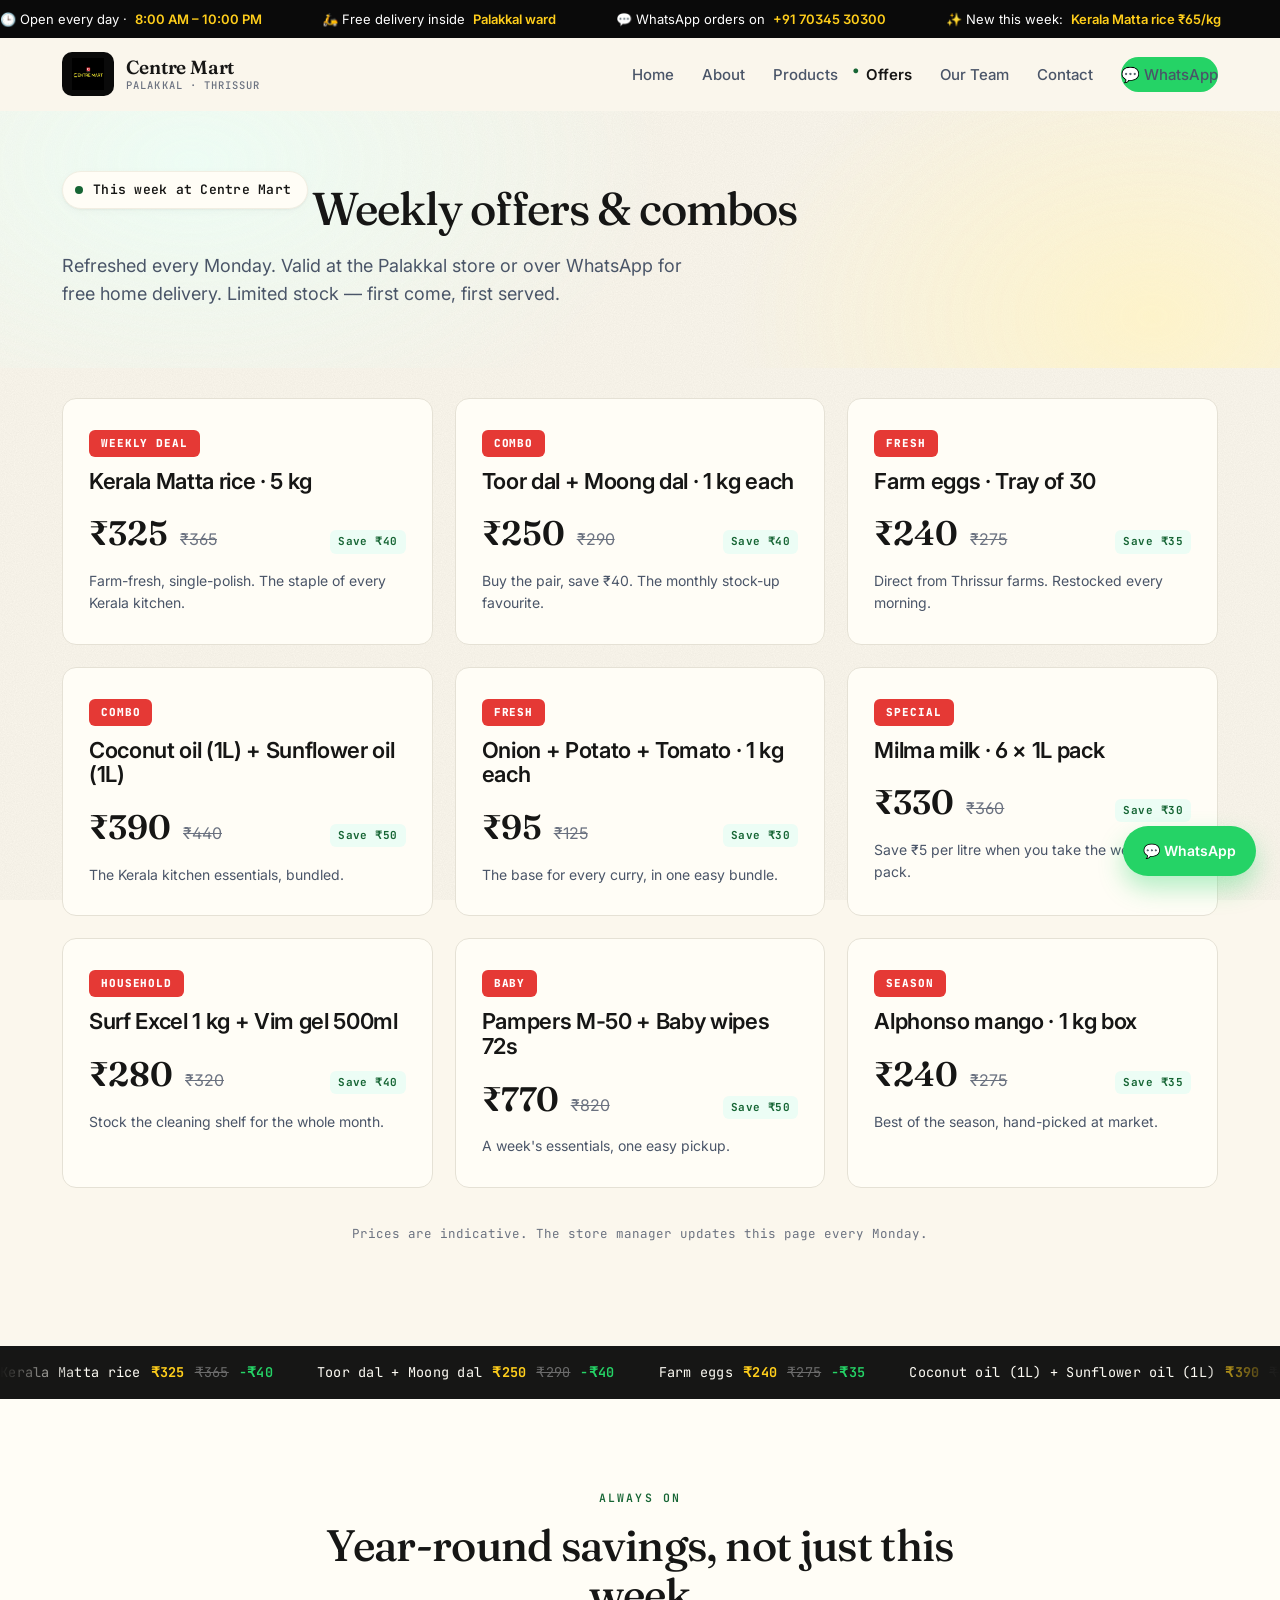
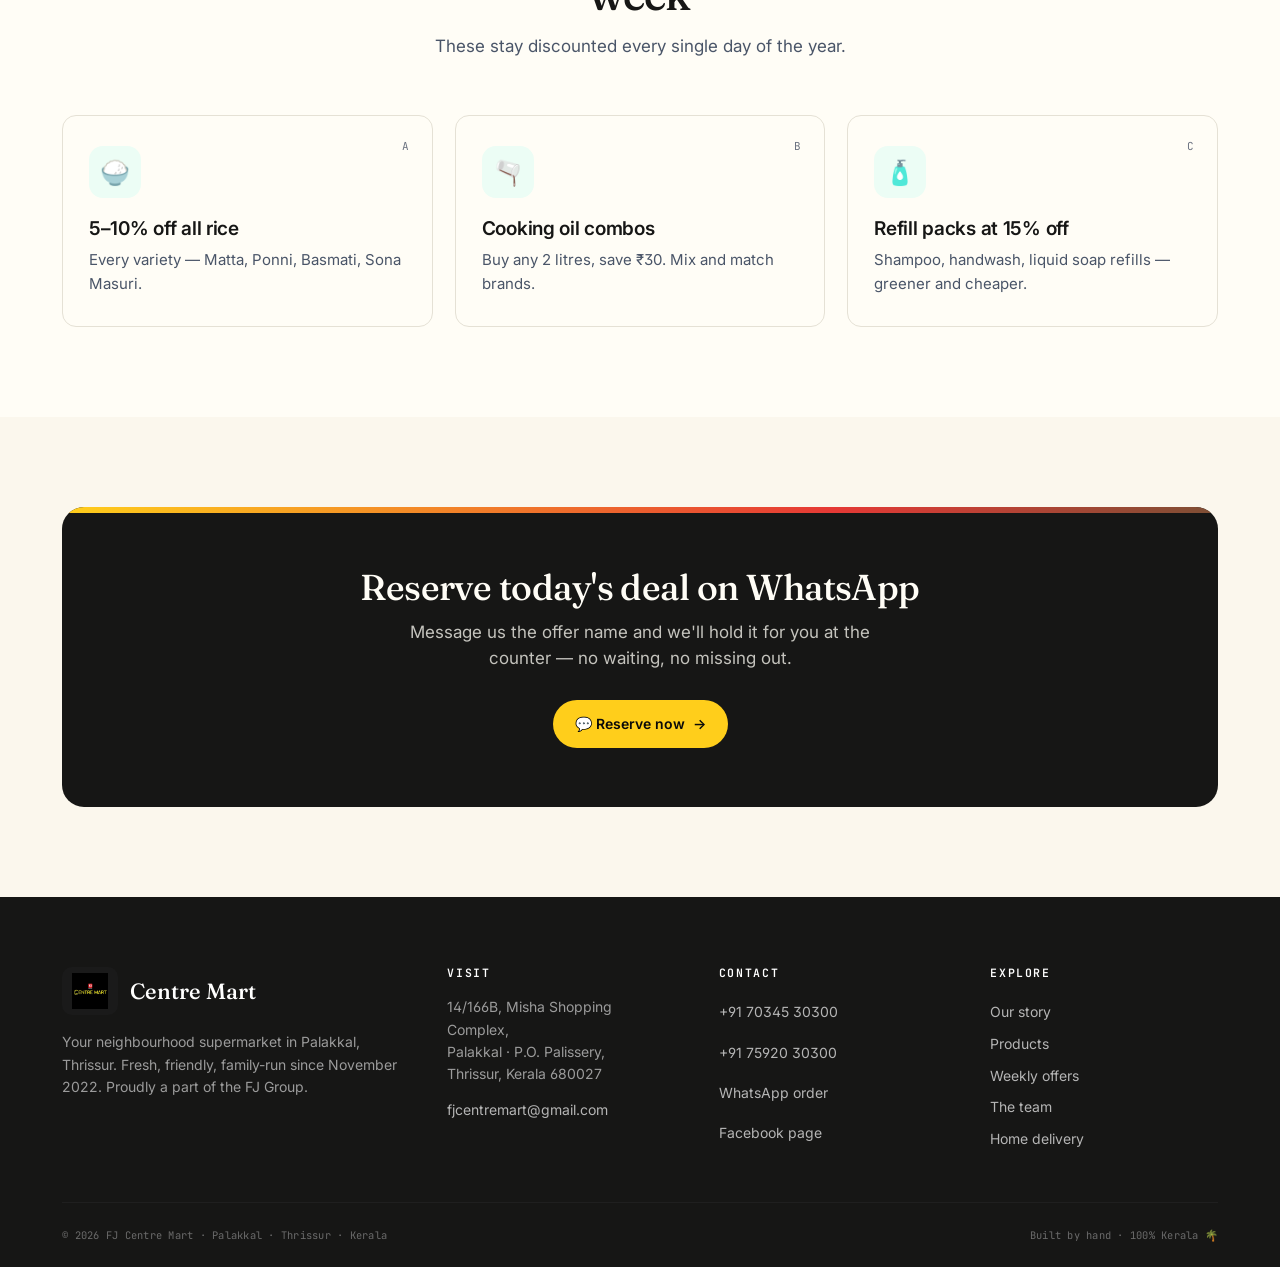
<file: offers.html>
<!doctype html>
<html lang="en">
<head>
<meta charset="UTF-8">
<meta name="viewport" content="width=device-width,initial-scale=1">
<meta name="theme-color" content="#166534">
<title>Weekly Offers & Combos · Centre Mart Palakkal Supermarket</title>
<meta name="description" content="Fresh offers every Monday at Centre Mart Palakkal — rice, oil, dairy, cleaning combos and more. Reserve on WhatsApp for pickup or free home delivery.">
<meta name="keywords" content="supermarket offers Palakkal, grocery discounts Thrissur, rice offer, oil combo, weekly deals">
<meta property="og:type" content="website">
<meta property="og:title" content="Weekly Offers & Combos · Centre Mart Palakkal Supermarket">
<meta property="og:description" content="Fresh offers every Monday at Centre Mart Palakkal — rice, oil, dairy, cleaning combos and more. Reserve on WhatsApp for pickup or free home delivery.">
<meta property="og:image" content="[data-uri]">
<meta name="twitter:card" content="summary_large_image">
<link rel="icon" type="image/png" href="assets/img/logo-mark.png">
<link rel="apple-touch-icon" href="assets/img/logo-mark.png">
<link rel="preconnect" href="https://fonts.googleapis.com">
<link rel="preconnect" href="https://fonts.gstatic.com" crossorigin>
<link href="https://fonts.googleapis.com/css2?family=Inter:wght@400;500;600;700&family=Fraunces:opsz,wght@9..144,400;9..144,500;9..144,600&family=JetBrains+Mono:wght@400;500;600&display=swap" rel="stylesheet">
<link rel="stylesheet" href="assets/css/style.css">

</head>
<body>

<div class="topbar" aria-label="Store announcements">
  <div class="topbar-viewport">
    <span>🕒 Open every day · <em>8:00 AM – 10:00 PM</em></span>
    <span>🛵 Free delivery inside <em>Palakkal ward</em></span>
    <span>💬 WhatsApp orders on <em>+91 70345 30300</em></span>
    <span>✨ New this week: <em>Kerala Matta rice ₹65/kg</em></span>
    <span>🥚 Fresh farm eggs restocked at dawn</span>
  </div>
</div>

<header class="site-header">
  <div class="container nav-wrap">
    <a class="brand" href="index.html" aria-label="Centre Mart home">
      <img src="[data-uri]" alt="FJ Group · Centre Mart logo">
      <span class="brand-text"><b>Centre Mart</b><small>Palakkal · Thrissur</small></span>
    </a>
    <button class="nav-toggle" aria-label="Toggle menu">☰</button>
    <nav class="site-nav" aria-label="Main">
      <a href="index.html">Home</a>
      <a href="about.html">About</a>
      <a href="products.html">Products</a>
      <a href="offers.html">Offers</a>
      <a href="team.html">Our Team</a>
      <a href="contact.html">Contact</a>
      <a class="btn btn-wa btn-magnetic" href="https://wa.me/917034530300" target="_blank" rel="noopener">💬 WhatsApp</a>
    </nav>
  </div>
</header>

<main>

<section class="hero" style="padding:60px 0 30px">
  <div class="container">
    <span class="hero-eyebrow"><span class="dot"></span>This week at Centre Mart</span>
    <h1 class="kinetic" style="font-size:46px;margin:12px 0 16px;font-weight:500">Weekly offers &amp; combos</h1>
    <p class="hero-sub" style="max-width:640px">Refreshed every Monday. Valid at the Palakkal store or over WhatsApp for free home delivery. Limited stock — first come, first served.</p>
  </div>
</section>

<section style="padding-top:30px">
  <div class="container">
    <div class="grid grid-3"><article class="offer-card"><span class="offer-tag">Weekly Deal</span><h3>Kerala Matta rice · 5 kg</h3><div class="offer-price"><span class="now">₹325</span><span class="was">₹365</span><span class="save">Save ₹40</span></div><p>Farm-fresh, single-polish. The staple of every Kerala kitchen.</p></article><article class="offer-card"><span class="offer-tag">Combo</span><h3>Toor dal + Moong dal · 1 kg each</h3><div class="offer-price"><span class="now">₹250</span><span class="was">₹290</span><span class="save">Save ₹40</span></div><p>Buy the pair, save ₹40. The monthly stock-up favourite.</p></article><article class="offer-card"><span class="offer-tag">Fresh</span><h3>Farm eggs · Tray of 30</h3><div class="offer-price"><span class="now">₹240</span><span class="was">₹275</span><span class="save">Save ₹35</span></div><p>Direct from Thrissur farms. Restocked every morning.</p></article><article class="offer-card"><span class="offer-tag">Combo</span><h3>Coconut oil (1L) + Sunflower oil (1L)</h3><div class="offer-price"><span class="now">₹390</span><span class="was">₹440</span><span class="save">Save ₹50</span></div><p>The Kerala kitchen essentials, bundled.</p></article><article class="offer-card"><span class="offer-tag">Fresh</span><h3>Onion + Potato + Tomato · 1 kg each</h3><div class="offer-price"><span class="now">₹95</span><span class="was">₹125</span><span class="save">Save ₹30</span></div><p>The base for every curry, in one easy bundle.</p></article><article class="offer-card"><span class="offer-tag">Special</span><h3>Milma milk · 6 × 1L pack</h3><div class="offer-price"><span class="now">₹330</span><span class="was">₹360</span><span class="save">Save ₹30</span></div><p>Save ₹5 per litre when you take the weekly pack.</p></article><article class="offer-card"><span class="offer-tag">Household</span><h3>Surf Excel 1 kg + Vim gel 500ml</h3><div class="offer-price"><span class="now">₹280</span><span class="was">₹320</span><span class="save">Save ₹40</span></div><p>Stock the cleaning shelf for the whole month.</p></article><article class="offer-card"><span class="offer-tag">Baby</span><h3>Pampers M-50 + Baby wipes 72s</h3><div class="offer-price"><span class="now">₹770</span><span class="was">₹820</span><span class="save">Save ₹50</span></div><p>A week's essentials, one easy pickup.</p></article><article class="offer-card"><span class="offer-tag">Season</span><h3>Alphonso mango · 1 kg box</h3><div class="offer-price"><span class="now">₹240</span><span class="was">₹275</span><span class="save">Save ₹35</span></div><p>Best of the season, hand-picked at market.</p></article></div>
    <p class="text-center" style="color:var(--muted);margin-top:36px;font-size:12.5px;font-family:var(--font-mono)">Prices are indicative. The store manager updates this page every Monday.</p>
  </div>
</section>

<div class="ticker" aria-label="Live price ticker">
  <div class="ticker-track"><span>Kerala Matta rice <b>₹325</b> <s>₹365</s> <em>−₹40</em></span><span>Toor dal + Moong dal <b>₹250</b> <s>₹290</s> <em>−₹40</em></span><span>Farm eggs <b>₹240</b> <s>₹275</s> <em>−₹35</em></span><span>Coconut oil (1L) + Sunflower oil (1L) <b>₹390</b> <s>₹440</s> <em>−₹50</em></span><span>Onion + Potato + Tomato <b>₹95</b> <s>₹125</s> <em>−₹30</em></span><span>Milma milk <b>₹330</b> <s>₹360</s> <em>−₹30</em></span><span>Surf Excel 1 kg + Vim gel 500ml <b>₹280</b> <s>₹320</s> <em>−₹40</em></span><span>Pampers M-50 + Baby wipes 72s <b>₹770</b> <s>₹820</s> <em>−₹50</em></span><span>Alphonso mango <b>₹240</b> <s>₹275</s> <em>−₹35</em></span></div>
</div>

<section style="background:var(--paper)">
  <div class="container">
    <div class="section-head">
      <div class="section-eyebrow">Always on</div>
      <h2>Year-round savings, not just this week</h2>
      <p>These stay discounted every single day of the year.</p>
    </div>
    <div class="grid grid-3">
      <div class="feature"><span class="feat-num">A</span><div class="feat-ico">🍚</div><h3>5–10% off all rice</h3><p>Every variety — Matta, Ponni, Basmati, Sona Masuri.</p></div>
      <div class="feature"><span class="feat-num">B</span><div class="feat-ico">🫗</div><h3>Cooking oil combos</h3><p>Buy any 2 litres, save ₹30. Mix and match brands.</p></div>
      <div class="feature"><span class="feat-num">C</span><div class="feat-ico">🧴</div><h3>Refill packs at 15% off</h3><p>Shampoo, handwash, liquid soap refills — greener and cheaper.</p></div>
    </div>
  </div>
</section>

<section>
  <div class="container">
    <div class="cta-banner">
      <h2>Reserve today's deal on WhatsApp</h2>
      <p>Message us the offer name and we'll hold it for you at the counter — no waiting, no missing out.</p>
      <a class="btn btn-magnetic" href="https://wa.me/917034530300?text=Hi%2C%20please%20reserve%20this%20offer%20for%20me%3A" target="_blank" rel="noopener">💬 Reserve now <span class="arr">→</span></a>
    </div>
  </div>
</section>

</main>

<footer class="site-footer">
  <div class="container">
    <div class="footer-grid">
      <div>
        <div class="footer-brand">
          <img src="[data-uri]" alt="Centre Mart">
          <b>Centre Mart</b>
        </div>
        <p>Your neighbourhood supermarket in Palakkal, Thrissur. Fresh, friendly, family-run since November 2022. Proudly a part of the FJ Group.</p>
      </div>
      <div>
        <h4>Visit</h4>
        <p>14/166B, Misha Shopping Complex,<br>Palakkal · P.O. Palissery,<br>Thrissur, Kerala 680027</p>
        <p><a href="mailto:fjcentremart@gmail.com">fjcentremart@gmail.com</a></p>
      </div>
      <div>
        <h4>Contact</h4>
        <p><a href="tel:+917034530300">+91 70345 30300</a></p>
        <p><a href="tel:+917592030300">+91 75920 30300</a></p>
        <p><a href="https://wa.me/917034530300" target="_blank" rel="noopener">WhatsApp order</a></p>
        <p><a href="https://www.facebook.com/fj.centre.mart/" target="_blank" rel="noopener">Facebook page</a></p>
      </div>
      <div>
        <h4>Explore</h4>
        <ul>
          <li><a href="about.html">Our story</a></li>
          <li><a href="products.html">Products</a></li>
          <li><a href="offers.html">Weekly offers</a></li>
          <li><a href="team.html">The team</a></li>
          <li><a href="contact.html">Home delivery</a></li>
        </ul>
      </div>
    </div>
    <div class="footer-bottom">
      <small>© 2026 FJ Centre Mart · Palakkal · Thrissur · Kerala</small>
      <small>Built by hand · 100% Kerala 🌴</small>
    </div>
  </div>
</footer>

<a class="wa-float" href="https://wa.me/917034530300?text=Hi%20Centre%20Mart%2C%20I%27d%20like%20to%20place%20an%20order" target="_blank" rel="noopener" aria-label="Order on WhatsApp">
  💬 WhatsApp
</a>
<script src="assets/js/main.js"></script>
</body>
</html>
</file>
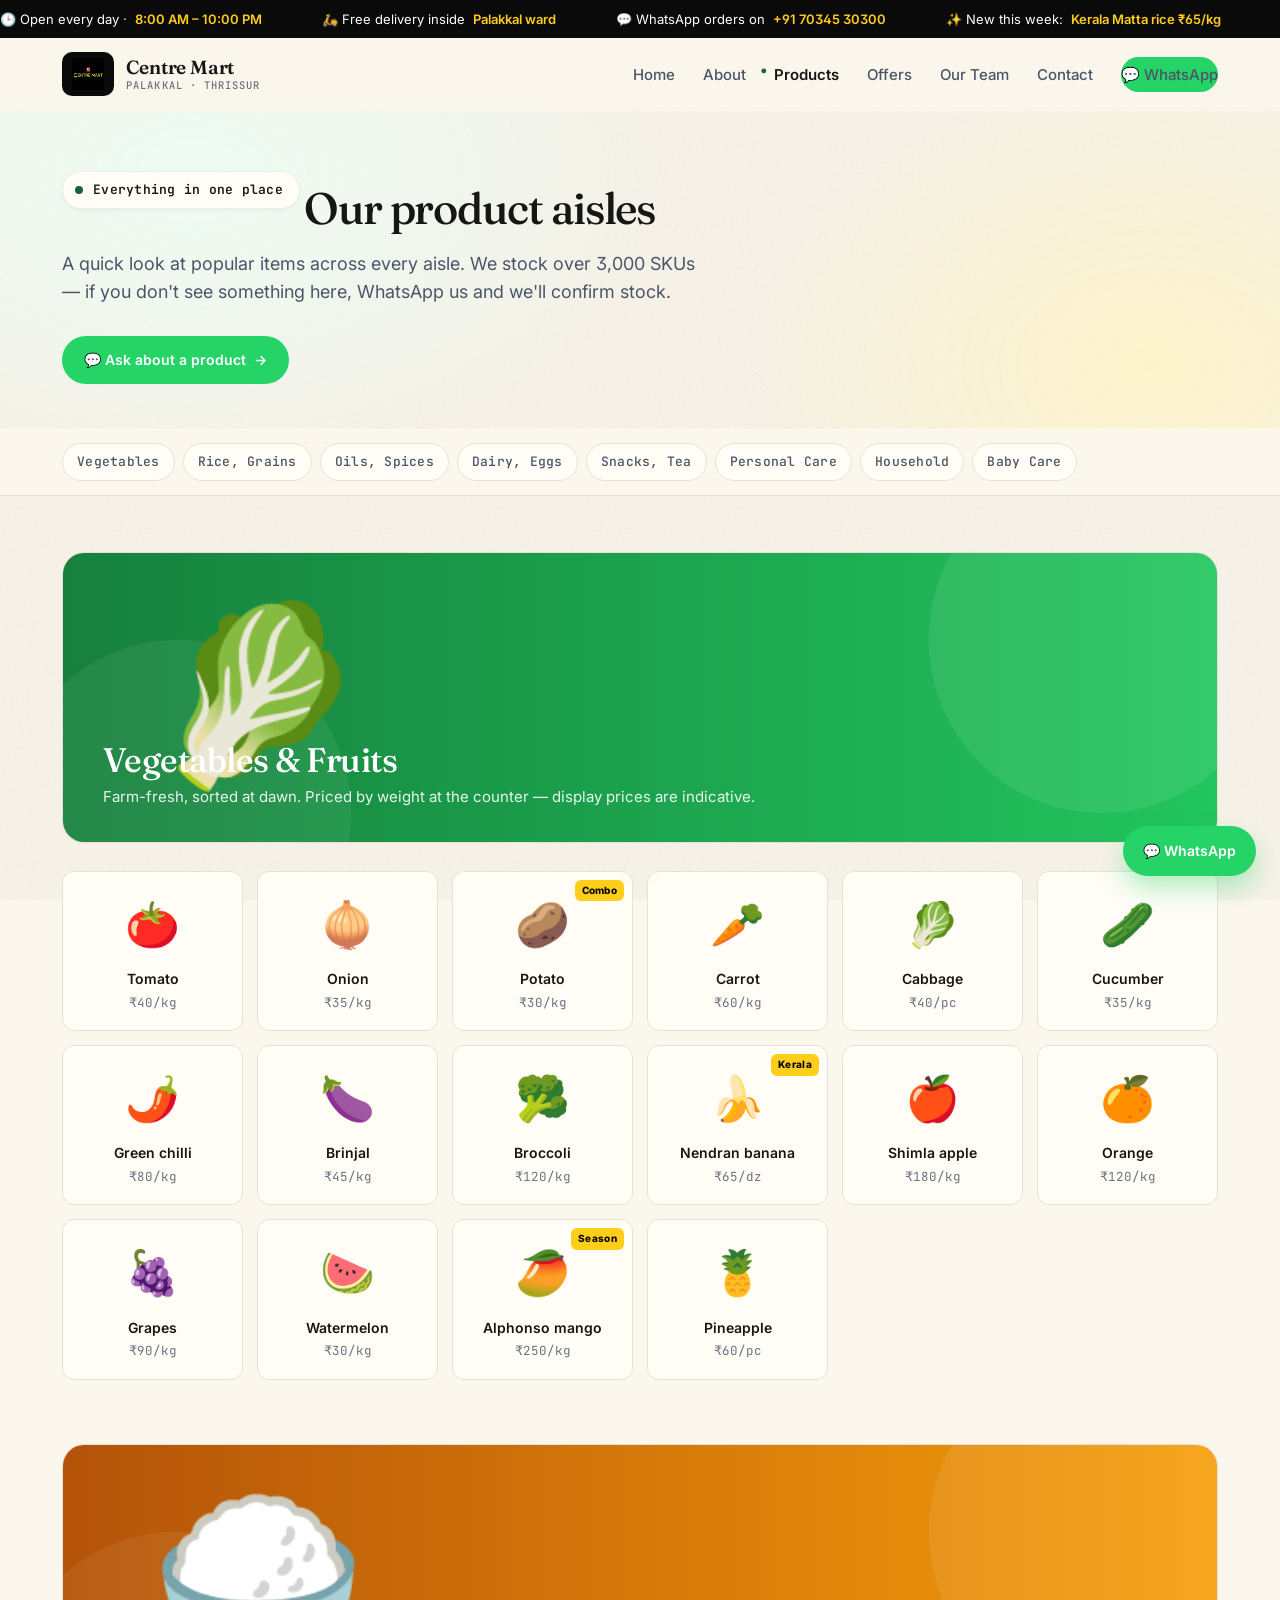
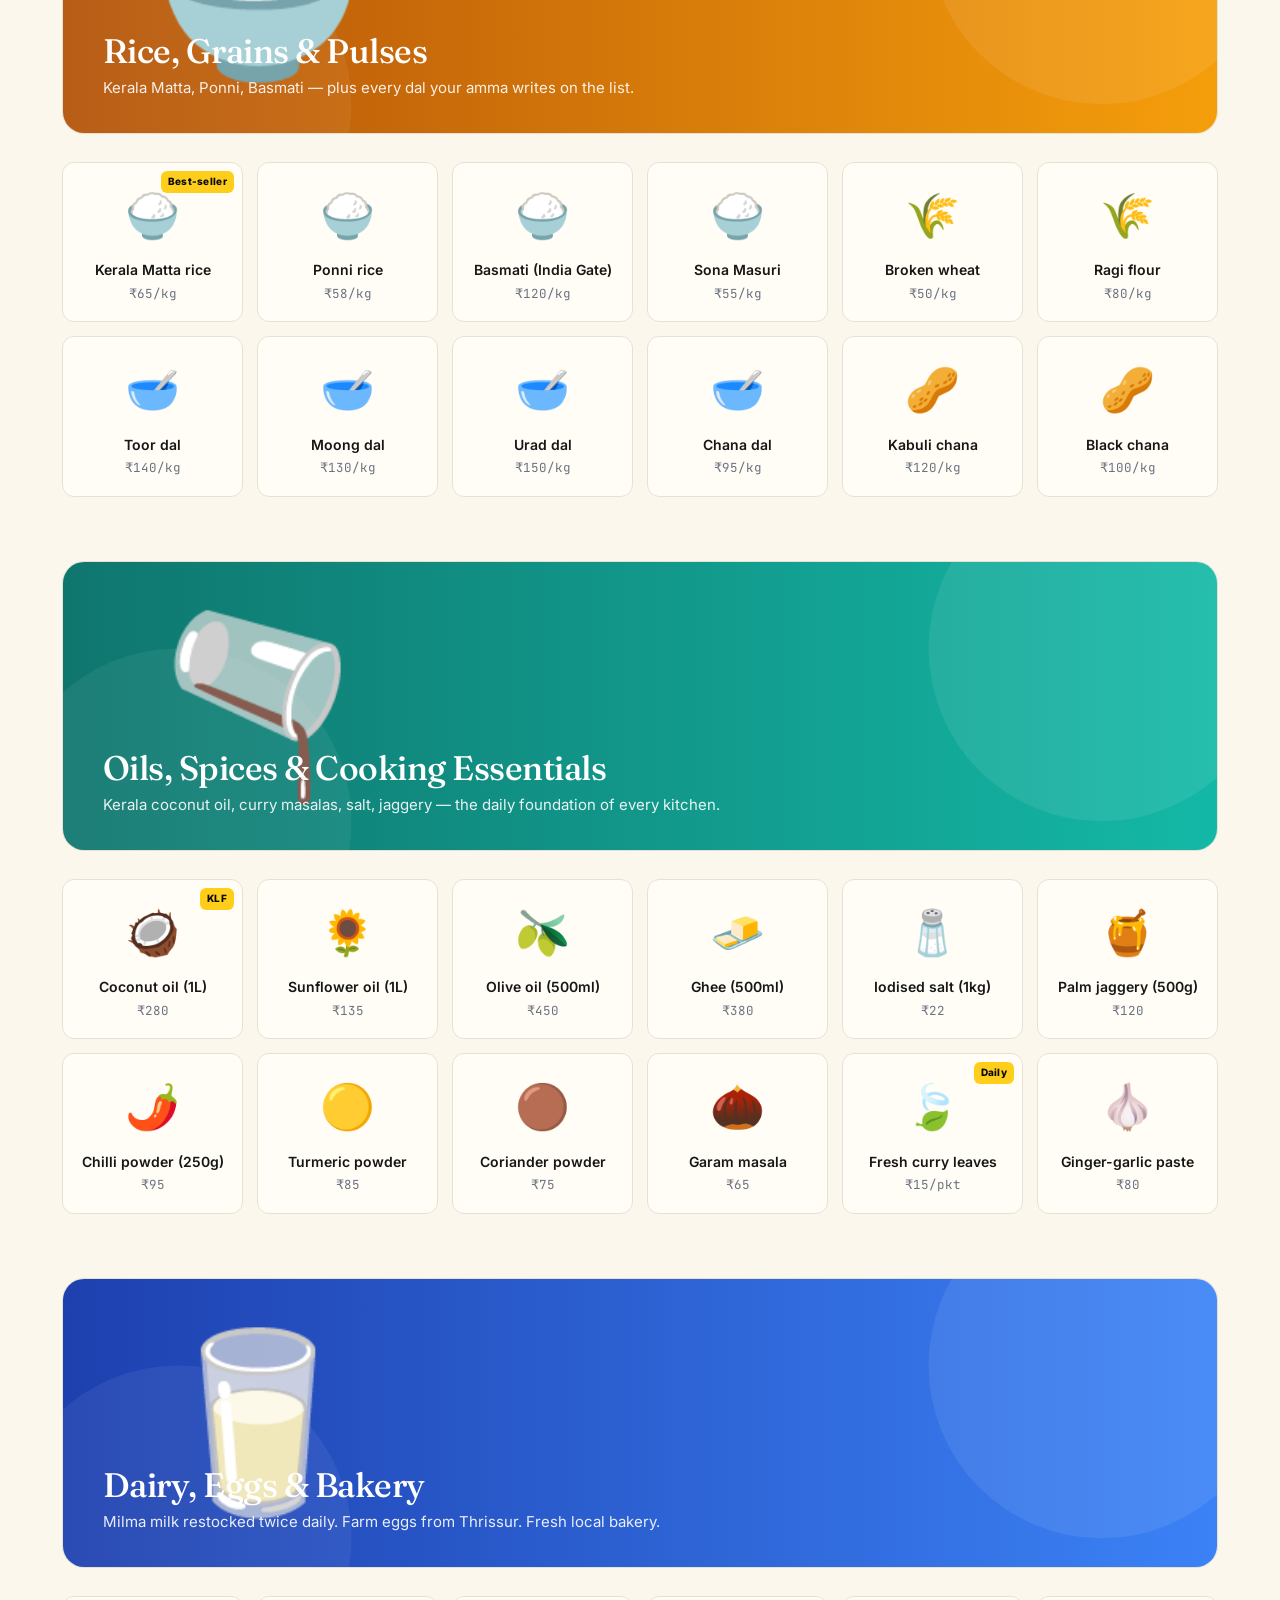
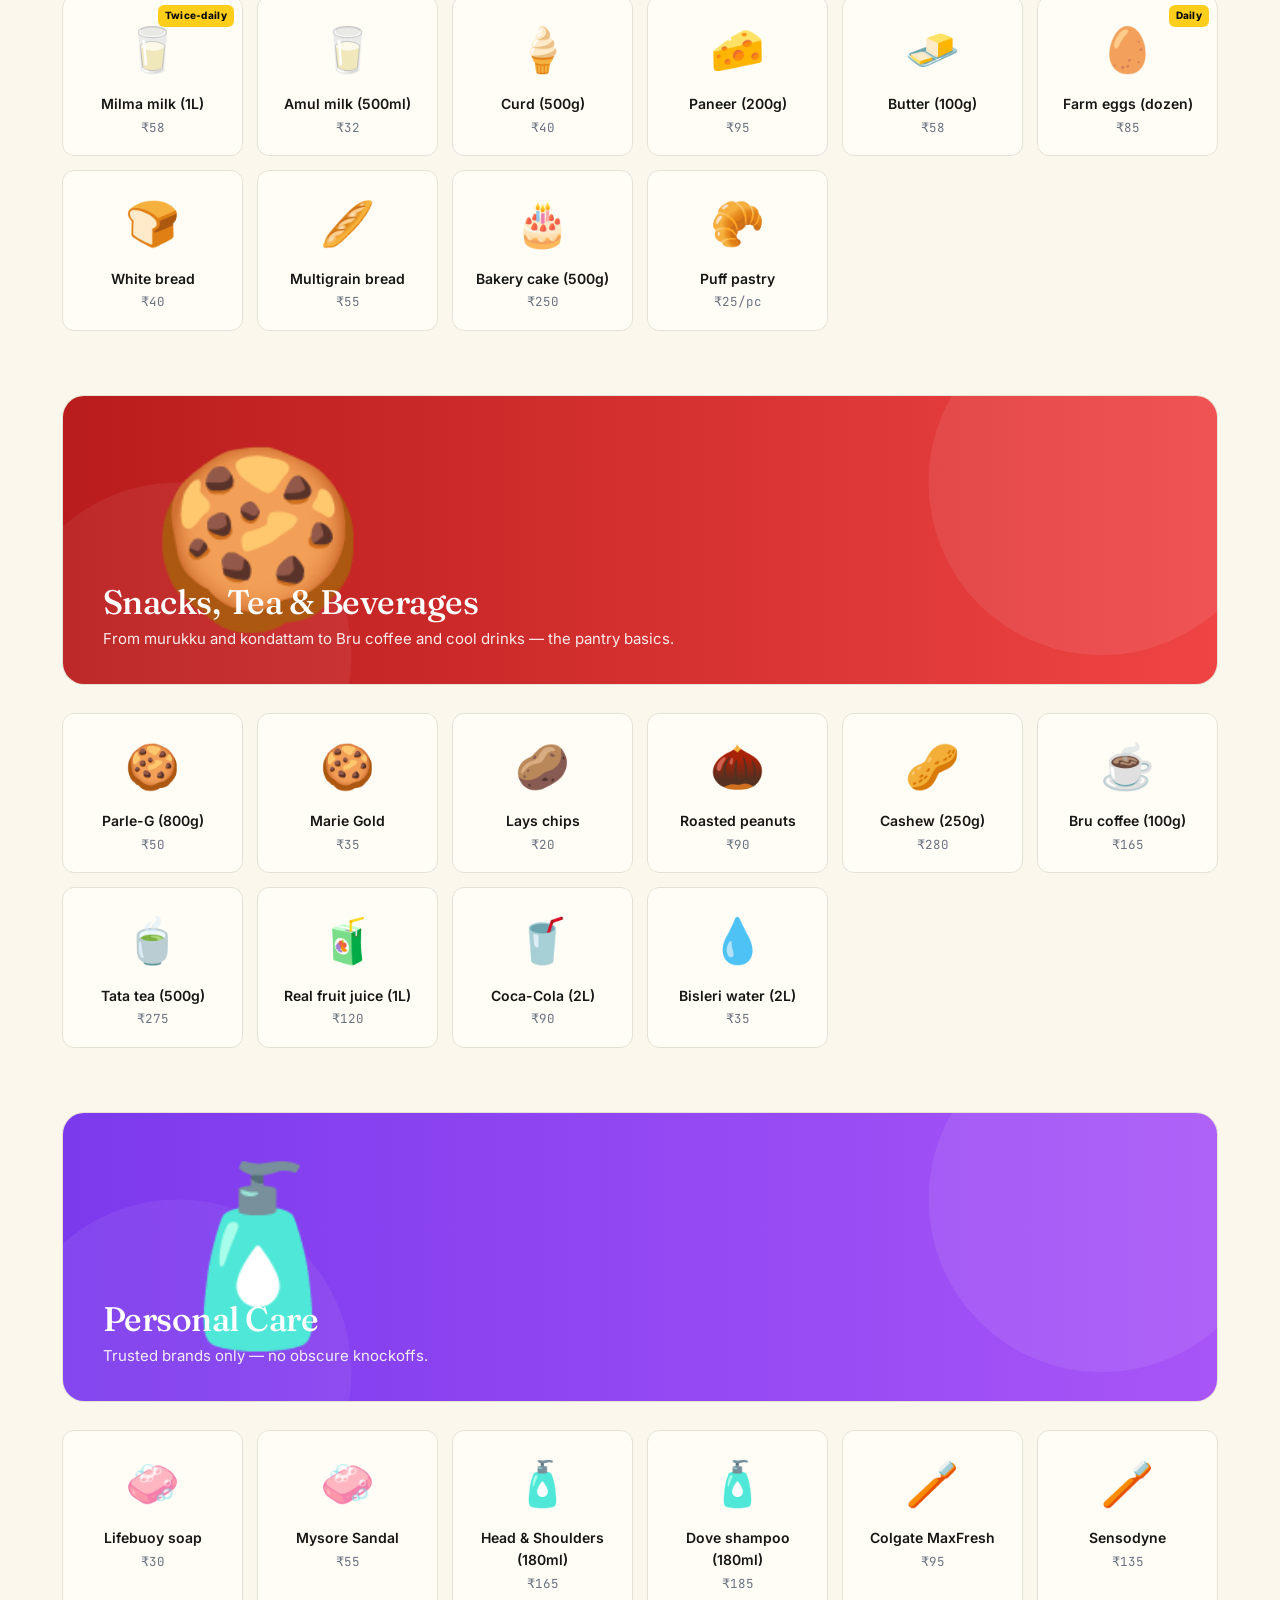
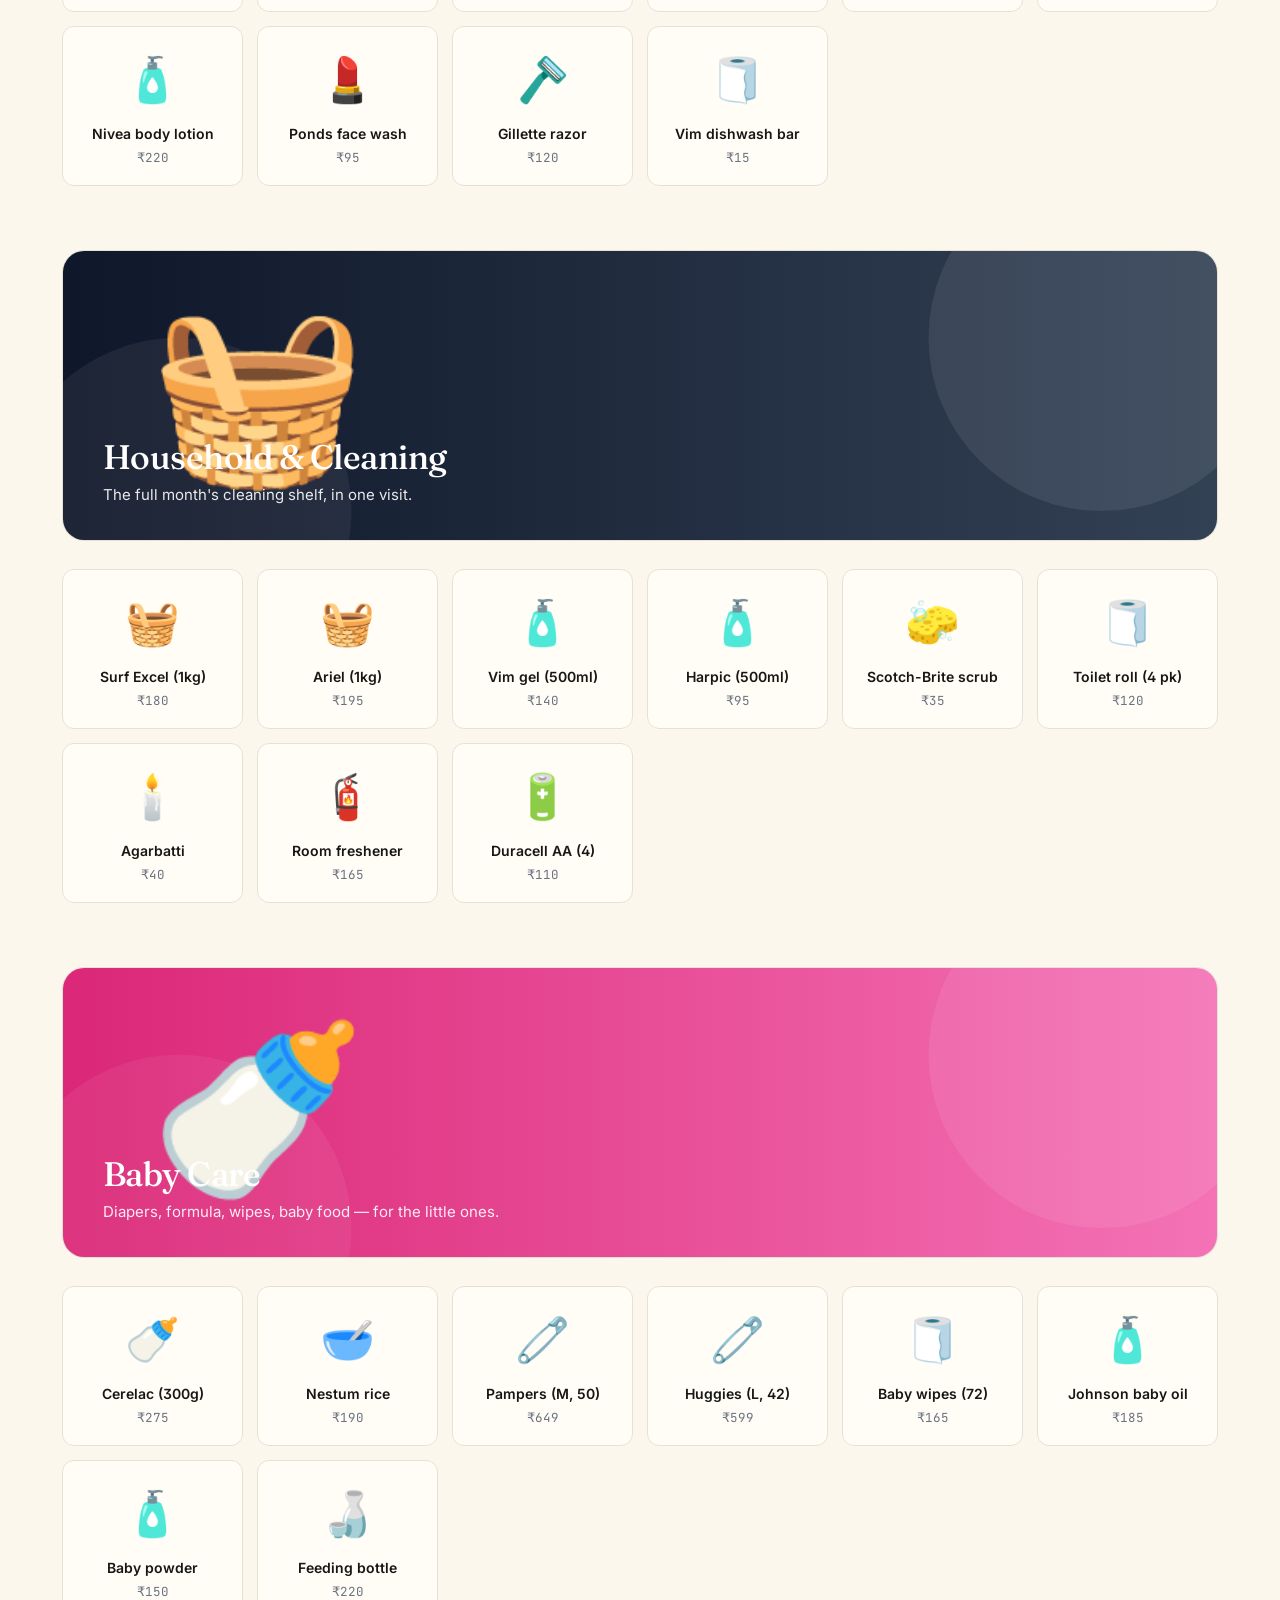
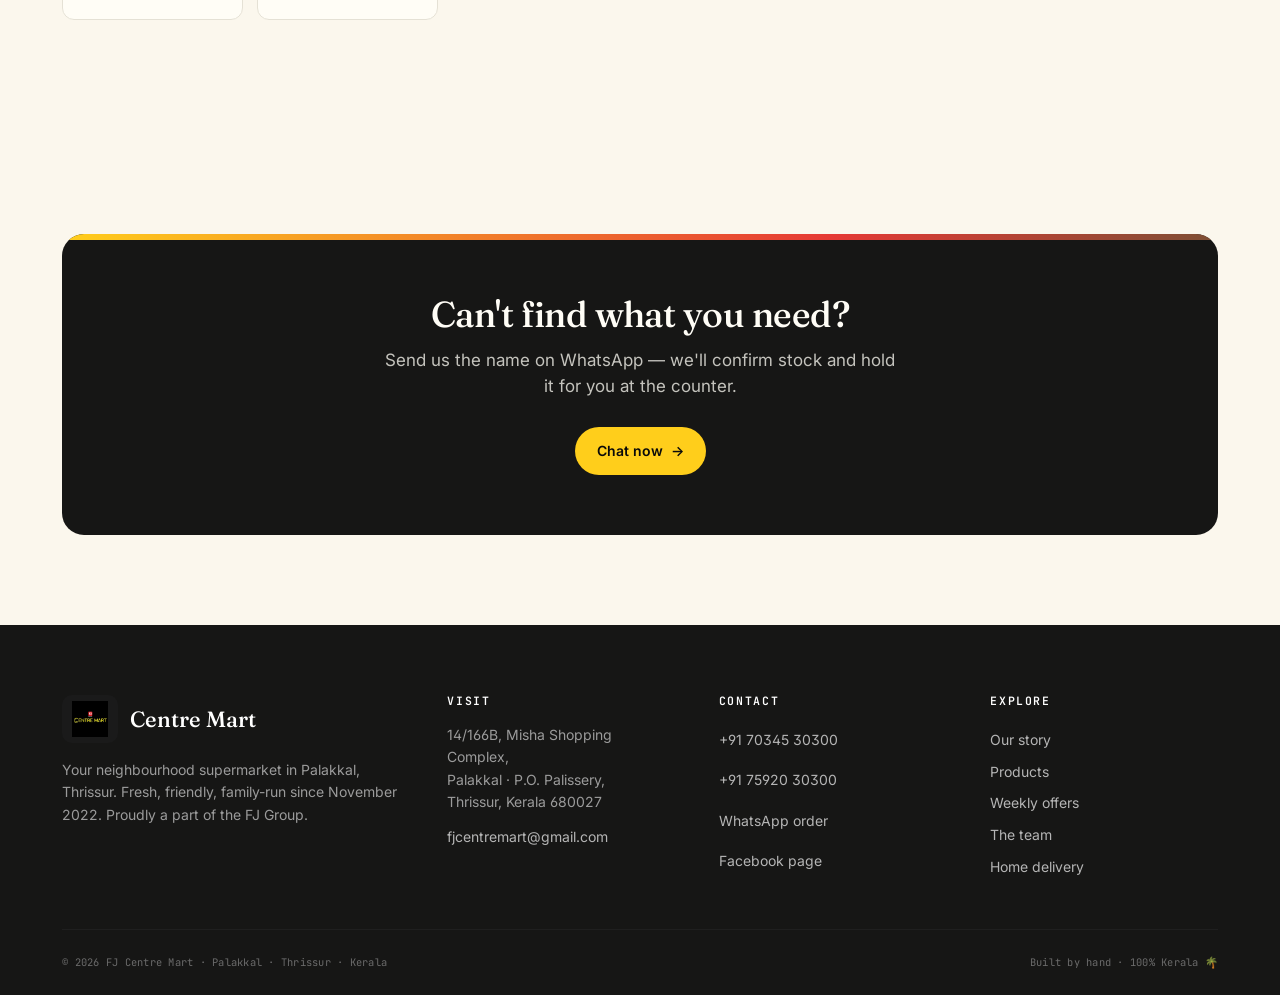
<file: products.html>
<!doctype html>
<html lang="en">
<head>
<meta charset="UTF-8">
<meta name="viewport" content="width=device-width,initial-scale=1">
<meta name="theme-color" content="#166534">
<title>Products · Groceries, Fresh Produce, Household · Centre Mart Palakkal</title>
<meta name="description" content="Browse 3,000+ products at Centre Mart Palakkal: vegetables, fruits, Kerala Matta rice, dals, oils, dairy, snacks, personal care, household and baby items.">
<meta name="keywords" content="grocery products Palakkal, vegetables Thrissur, Kerala Matta rice, coconut oil, dairy home delivery Palakkal, supermarket products Palissery">
<meta property="og:type" content="website">
<meta property="og:title" content="Products · Groceries, Fresh Produce, Household · Centre Mart Palakkal">
<meta property="og:description" content="Browse 3,000+ products at Centre Mart Palakkal: vegetables, fruits, Kerala Matta rice, dals, oils, dairy, snacks, personal care, household and baby items.">
<meta property="og:image" content="[data-uri]">
<meta name="twitter:card" content="summary_large_image">
<link rel="icon" type="image/png" href="assets/img/logo-mark.png">
<link rel="apple-touch-icon" href="assets/img/logo-mark.png">
<link rel="preconnect" href="https://fonts.googleapis.com">
<link rel="preconnect" href="https://fonts.gstatic.com" crossorigin>
<link href="https://fonts.googleapis.com/css2?family=Inter:wght@400;500;600;700&family=Fraunces:opsz,wght@9..144,400;9..144,500;9..144,600&family=JetBrains+Mono:wght@400;500;600&display=swap" rel="stylesheet">
<link rel="stylesheet" href="assets/css/style.css">

</head>
<body>

<div class="topbar" aria-label="Store announcements">
  <div class="topbar-viewport">
    <span>🕒 Open every day · <em>8:00 AM – 10:00 PM</em></span>
    <span>🛵 Free delivery inside <em>Palakkal ward</em></span>
    <span>💬 WhatsApp orders on <em>+91 70345 30300</em></span>
    <span>✨ New this week: <em>Kerala Matta rice ₹65/kg</em></span>
    <span>🥚 Fresh farm eggs restocked at dawn</span>
  </div>
</div>

<header class="site-header">
  <div class="container nav-wrap">
    <a class="brand" href="index.html" aria-label="Centre Mart home">
      <img src="[data-uri]" alt="FJ Group · Centre Mart logo">
      <span class="brand-text"><b>Centre Mart</b><small>Palakkal · Thrissur</small></span>
    </a>
    <button class="nav-toggle" aria-label="Toggle menu">☰</button>
    <nav class="site-nav" aria-label="Main">
      <a href="index.html">Home</a>
      <a href="about.html">About</a>
      <a href="products.html">Products</a>
      <a href="offers.html">Offers</a>
      <a href="team.html">Our Team</a>
      <a href="contact.html">Contact</a>
      <a class="btn btn-wa btn-magnetic" href="https://wa.me/917034530300" target="_blank" rel="noopener">💬 WhatsApp</a>
    </nav>
  </div>
</header>

<main>

<section class="hero" style="padding:60px 0 30px">
  <div class="container">
    <span class="hero-eyebrow"><span class="dot"></span>Everything in one place</span>
    <h1 class="kinetic" style="font-size:44px;margin:12px 0 16px;font-weight:500">Our product aisles</h1>
    <p class="hero-sub" style="max-width:640px">A quick look at popular items across every aisle. We stock over 3,000 SKUs — if you don't see something here, WhatsApp us and we'll confirm stock.</p>
    <p><a class="btn btn-wa btn-magnetic" href="https://wa.me/917034530300?text=Do%20you%20stock..." target="_blank" rel="noopener">💬 Ask about a product <span class="arr">→</span></a></p>
  </div>
</section>

<div class="cat-nav"><div class="cat-nav-inner"><a class="cat-chip" href="#vegetables">Vegetables</a><a class="cat-chip" href="#rice">Rice, Grains</a><a class="cat-chip" href="#oils">Oils, Spices</a><a class="cat-chip" href="#dairy">Dairy, Eggs</a><a class="cat-chip" href="#snacks">Snacks, Tea</a><a class="cat-chip" href="#personal">Personal Care</a><a class="cat-chip" href="#household">Household</a><a class="cat-chip" href="#baby">Baby Care</a></div></div>

<section style="padding:20px 0 60px">
  <div class="container">
    
<div class="cat-section" id="vegetables">
  <div class="cat-banner"><img src="assets/img/banners/veg-wide.svg" alt="" loading="lazy"><div class="cat-banner-title"><h2>Vegetables & Fruits</h2><p>Farm-fresh, sorted at dawn. Priced by weight at the counter — display prices are indicative.</p></div></div>
  <div class="prod-grid"><article class="prod"><div class="prod-emoji">🍅</div><p class="prod-name">Tomato</p><p class="prod-unit">₹40/kg</p></article><article class="prod"><div class="prod-emoji">🧅</div><p class="prod-name">Onion</p><p class="prod-unit">₹35/kg</p></article><article class="prod"><span class="prod-badge">Combo</span><div class="prod-emoji">🥔</div><p class="prod-name">Potato</p><p class="prod-unit">₹30/kg</p></article><article class="prod"><div class="prod-emoji">🥕</div><p class="prod-name">Carrot</p><p class="prod-unit">₹60/kg</p></article><article class="prod"><div class="prod-emoji">🥬</div><p class="prod-name">Cabbage</p><p class="prod-unit">₹40/pc</p></article><article class="prod"><div class="prod-emoji">🥒</div><p class="prod-name">Cucumber</p><p class="prod-unit">₹35/kg</p></article><article class="prod"><div class="prod-emoji">🌶️</div><p class="prod-name">Green chilli</p><p class="prod-unit">₹80/kg</p></article><article class="prod"><div class="prod-emoji">🍆</div><p class="prod-name">Brinjal</p><p class="prod-unit">₹45/kg</p></article><article class="prod"><div class="prod-emoji">🥦</div><p class="prod-name">Broccoli</p><p class="prod-unit">₹120/kg</p></article><article class="prod"><span class="prod-badge">Kerala</span><div class="prod-emoji">🍌</div><p class="prod-name">Nendran banana</p><p class="prod-unit">₹65/dz</p></article><article class="prod"><div class="prod-emoji">🍎</div><p class="prod-name">Shimla apple</p><p class="prod-unit">₹180/kg</p></article><article class="prod"><div class="prod-emoji">🍊</div><p class="prod-name">Orange</p><p class="prod-unit">₹120/kg</p></article><article class="prod"><div class="prod-emoji">🍇</div><p class="prod-name">Grapes</p><p class="prod-unit">₹90/kg</p></article><article class="prod"><div class="prod-emoji">🍉</div><p class="prod-name">Watermelon</p><p class="prod-unit">₹30/kg</p></article><article class="prod"><span class="prod-badge">Season</span><div class="prod-emoji">🥭</div><p class="prod-name">Alphonso mango</p><p class="prod-unit">₹250/kg</p></article><article class="prod"><div class="prod-emoji">🍍</div><p class="prod-name">Pineapple</p><p class="prod-unit">₹60/pc</p></article></div>
</div>
<div class="cat-section" id="rice">
  <div class="cat-banner"><img src="assets/img/banners/rice-wide.svg" alt="" loading="lazy"><div class="cat-banner-title"><h2>Rice, Grains & Pulses</h2><p>Kerala Matta, Ponni, Basmati — plus every dal your amma writes on the list.</p></div></div>
  <div class="prod-grid"><article class="prod"><span class="prod-badge">Best-seller</span><div class="prod-emoji">🍚</div><p class="prod-name">Kerala Matta rice</p><p class="prod-unit">₹65/kg</p></article><article class="prod"><div class="prod-emoji">🍚</div><p class="prod-name">Ponni rice</p><p class="prod-unit">₹58/kg</p></article><article class="prod"><div class="prod-emoji">🍚</div><p class="prod-name">Basmati (India Gate)</p><p class="prod-unit">₹120/kg</p></article><article class="prod"><div class="prod-emoji">🍚</div><p class="prod-name">Sona Masuri</p><p class="prod-unit">₹55/kg</p></article><article class="prod"><div class="prod-emoji">🌾</div><p class="prod-name">Broken wheat</p><p class="prod-unit">₹50/kg</p></article><article class="prod"><div class="prod-emoji">🌾</div><p class="prod-name">Ragi flour</p><p class="prod-unit">₹80/kg</p></article><article class="prod"><div class="prod-emoji">🥣</div><p class="prod-name">Toor dal</p><p class="prod-unit">₹140/kg</p></article><article class="prod"><div class="prod-emoji">🥣</div><p class="prod-name">Moong dal</p><p class="prod-unit">₹130/kg</p></article><article class="prod"><div class="prod-emoji">🥣</div><p class="prod-name">Urad dal</p><p class="prod-unit">₹150/kg</p></article><article class="prod"><div class="prod-emoji">🥣</div><p class="prod-name">Chana dal</p><p class="prod-unit">₹95/kg</p></article><article class="prod"><div class="prod-emoji">🥜</div><p class="prod-name">Kabuli chana</p><p class="prod-unit">₹120/kg</p></article><article class="prod"><div class="prod-emoji">🥜</div><p class="prod-name">Black chana</p><p class="prod-unit">₹100/kg</p></article></div>
</div>
<div class="cat-section" id="oils">
  <div class="cat-banner"><img src="assets/img/banners/oils-wide.svg" alt="" loading="lazy"><div class="cat-banner-title"><h2>Oils, Spices & Cooking Essentials</h2><p>Kerala coconut oil, curry masalas, salt, jaggery — the daily foundation of every kitchen.</p></div></div>
  <div class="prod-grid"><article class="prod"><span class="prod-badge">KLF</span><div class="prod-emoji">🥥</div><p class="prod-name">Coconut oil (1L)</p><p class="prod-unit">₹280</p></article><article class="prod"><div class="prod-emoji">🌻</div><p class="prod-name">Sunflower oil (1L)</p><p class="prod-unit">₹135</p></article><article class="prod"><div class="prod-emoji">🫒</div><p class="prod-name">Olive oil (500ml)</p><p class="prod-unit">₹450</p></article><article class="prod"><div class="prod-emoji">🧈</div><p class="prod-name">Ghee (500ml)</p><p class="prod-unit">₹380</p></article><article class="prod"><div class="prod-emoji">🧂</div><p class="prod-name">Iodised salt (1kg)</p><p class="prod-unit">₹22</p></article><article class="prod"><div class="prod-emoji">🍯</div><p class="prod-name">Palm jaggery (500g)</p><p class="prod-unit">₹120</p></article><article class="prod"><div class="prod-emoji">🌶️</div><p class="prod-name">Chilli powder (250g)</p><p class="prod-unit">₹95</p></article><article class="prod"><div class="prod-emoji">🟡</div><p class="prod-name">Turmeric powder</p><p class="prod-unit">₹85</p></article><article class="prod"><div class="prod-emoji">🟤</div><p class="prod-name">Coriander powder</p><p class="prod-unit">₹75</p></article><article class="prod"><div class="prod-emoji">🌰</div><p class="prod-name">Garam masala</p><p class="prod-unit">₹65</p></article><article class="prod"><span class="prod-badge">Daily</span><div class="prod-emoji">🍃</div><p class="prod-name">Fresh curry leaves</p><p class="prod-unit">₹15/pkt</p></article><article class="prod"><div class="prod-emoji">🧄</div><p class="prod-name">Ginger-garlic paste</p><p class="prod-unit">₹80</p></article></div>
</div>
<div class="cat-section" id="dairy">
  <div class="cat-banner"><img src="assets/img/banners/dairy-wide.svg" alt="" loading="lazy"><div class="cat-banner-title"><h2>Dairy, Eggs & Bakery</h2><p>Milma milk restocked twice daily. Farm eggs from Thrissur. Fresh local bakery.</p></div></div>
  <div class="prod-grid"><article class="prod"><span class="prod-badge">Twice-daily</span><div class="prod-emoji">🥛</div><p class="prod-name">Milma milk (1L)</p><p class="prod-unit">₹58</p></article><article class="prod"><div class="prod-emoji">🥛</div><p class="prod-name">Amul milk (500ml)</p><p class="prod-unit">₹32</p></article><article class="prod"><div class="prod-emoji">🍦</div><p class="prod-name">Curd (500g)</p><p class="prod-unit">₹40</p></article><article class="prod"><div class="prod-emoji">🧀</div><p class="prod-name">Paneer (200g)</p><p class="prod-unit">₹95</p></article><article class="prod"><div class="prod-emoji">🧈</div><p class="prod-name">Butter (100g)</p><p class="prod-unit">₹58</p></article><article class="prod"><span class="prod-badge">Daily</span><div class="prod-emoji">🥚</div><p class="prod-name">Farm eggs (dozen)</p><p class="prod-unit">₹85</p></article><article class="prod"><div class="prod-emoji">🍞</div><p class="prod-name">White bread</p><p class="prod-unit">₹40</p></article><article class="prod"><div class="prod-emoji">🥖</div><p class="prod-name">Multigrain bread</p><p class="prod-unit">₹55</p></article><article class="prod"><div class="prod-emoji">🎂</div><p class="prod-name">Bakery cake (500g)</p><p class="prod-unit">₹250</p></article><article class="prod"><div class="prod-emoji">🥐</div><p class="prod-name">Puff pastry</p><p class="prod-unit">₹25/pc</p></article></div>
</div>
<div class="cat-section" id="snacks">
  <div class="cat-banner"><img src="assets/img/banners/snacks-wide.svg" alt="" loading="lazy"><div class="cat-banner-title"><h2>Snacks, Tea & Beverages</h2><p>From murukku and kondattam to Bru coffee and cool drinks — the pantry basics.</p></div></div>
  <div class="prod-grid"><article class="prod"><div class="prod-emoji">🍪</div><p class="prod-name">Parle-G (800g)</p><p class="prod-unit">₹50</p></article><article class="prod"><div class="prod-emoji">🍪</div><p class="prod-name">Marie Gold</p><p class="prod-unit">₹35</p></article><article class="prod"><div class="prod-emoji">🥔</div><p class="prod-name">Lays chips</p><p class="prod-unit">₹20</p></article><article class="prod"><div class="prod-emoji">🌰</div><p class="prod-name">Roasted peanuts</p><p class="prod-unit">₹90</p></article><article class="prod"><div class="prod-emoji">🥜</div><p class="prod-name">Cashew (250g)</p><p class="prod-unit">₹280</p></article><article class="prod"><div class="prod-emoji">☕</div><p class="prod-name">Bru coffee (100g)</p><p class="prod-unit">₹165</p></article><article class="prod"><div class="prod-emoji">🍵</div><p class="prod-name">Tata tea (500g)</p><p class="prod-unit">₹275</p></article><article class="prod"><div class="prod-emoji">🧃</div><p class="prod-name">Real fruit juice (1L)</p><p class="prod-unit">₹120</p></article><article class="prod"><div class="prod-emoji">🥤</div><p class="prod-name">Coca-Cola (2L)</p><p class="prod-unit">₹90</p></article><article class="prod"><div class="prod-emoji">💧</div><p class="prod-name">Bisleri water (2L)</p><p class="prod-unit">₹35</p></article></div>
</div>
<div class="cat-section" id="personal">
  <div class="cat-banner"><img src="assets/img/banners/personal-wide.svg" alt="" loading="lazy"><div class="cat-banner-title"><h2>Personal Care</h2><p>Trusted brands only — no obscure knockoffs.</p></div></div>
  <div class="prod-grid"><article class="prod"><div class="prod-emoji">🧼</div><p class="prod-name">Lifebuoy soap</p><p class="prod-unit">₹30</p></article><article class="prod"><div class="prod-emoji">🧼</div><p class="prod-name">Mysore Sandal</p><p class="prod-unit">₹55</p></article><article class="prod"><div class="prod-emoji">🧴</div><p class="prod-name">Head & Shoulders (180ml)</p><p class="prod-unit">₹165</p></article><article class="prod"><div class="prod-emoji">🧴</div><p class="prod-name">Dove shampoo (180ml)</p><p class="prod-unit">₹185</p></article><article class="prod"><div class="prod-emoji">🪥</div><p class="prod-name">Colgate MaxFresh</p><p class="prod-unit">₹95</p></article><article class="prod"><div class="prod-emoji">🪥</div><p class="prod-name">Sensodyne</p><p class="prod-unit">₹135</p></article><article class="prod"><div class="prod-emoji">🧴</div><p class="prod-name">Nivea body lotion</p><p class="prod-unit">₹220</p></article><article class="prod"><div class="prod-emoji">💄</div><p class="prod-name">Ponds face wash</p><p class="prod-unit">₹95</p></article><article class="prod"><div class="prod-emoji">🪒</div><p class="prod-name">Gillette razor</p><p class="prod-unit">₹120</p></article><article class="prod"><div class="prod-emoji">🧻</div><p class="prod-name">Vim dishwash bar</p><p class="prod-unit">₹15</p></article></div>
</div>
<div class="cat-section" id="household">
  <div class="cat-banner"><img src="assets/img/banners/household-wide.svg" alt="" loading="lazy"><div class="cat-banner-title"><h2>Household & Cleaning</h2><p>The full month's cleaning shelf, in one visit.</p></div></div>
  <div class="prod-grid"><article class="prod"><div class="prod-emoji">🧺</div><p class="prod-name">Surf Excel (1kg)</p><p class="prod-unit">₹180</p></article><article class="prod"><div class="prod-emoji">🧺</div><p class="prod-name">Ariel (1kg)</p><p class="prod-unit">₹195</p></article><article class="prod"><div class="prod-emoji">🧴</div><p class="prod-name">Vim gel (500ml)</p><p class="prod-unit">₹140</p></article><article class="prod"><div class="prod-emoji">🧴</div><p class="prod-name">Harpic (500ml)</p><p class="prod-unit">₹95</p></article><article class="prod"><div class="prod-emoji">🧽</div><p class="prod-name">Scotch-Brite scrub</p><p class="prod-unit">₹35</p></article><article class="prod"><div class="prod-emoji">🧻</div><p class="prod-name">Toilet roll (4 pk)</p><p class="prod-unit">₹120</p></article><article class="prod"><div class="prod-emoji">🕯️</div><p class="prod-name">Agarbatti</p><p class="prod-unit">₹40</p></article><article class="prod"><div class="prod-emoji">🧯</div><p class="prod-name">Room freshener</p><p class="prod-unit">₹165</p></article><article class="prod"><div class="prod-emoji">🔋</div><p class="prod-name">Duracell AA (4)</p><p class="prod-unit">₹110</p></article></div>
</div>
<div class="cat-section" id="baby">
  <div class="cat-banner"><img src="assets/img/banners/baby-wide.svg" alt="" loading="lazy"><div class="cat-banner-title"><h2>Baby Care</h2><p>Diapers, formula, wipes, baby food — for the little ones.</p></div></div>
  <div class="prod-grid"><article class="prod"><div class="prod-emoji">🍼</div><p class="prod-name">Cerelac (300g)</p><p class="prod-unit">₹275</p></article><article class="prod"><div class="prod-emoji">🥣</div><p class="prod-name">Nestum rice</p><p class="prod-unit">₹190</p></article><article class="prod"><div class="prod-emoji">🧷</div><p class="prod-name">Pampers (M, 50)</p><p class="prod-unit">₹649</p></article><article class="prod"><div class="prod-emoji">🧷</div><p class="prod-name">Huggies (L, 42)</p><p class="prod-unit">₹599</p></article><article class="prod"><div class="prod-emoji">🧻</div><p class="prod-name">Baby wipes (72)</p><p class="prod-unit">₹165</p></article><article class="prod"><div class="prod-emoji">🧴</div><p class="prod-name">Johnson baby oil</p><p class="prod-unit">₹185</p></article><article class="prod"><div class="prod-emoji">🧴</div><p class="prod-name">Baby powder</p><p class="prod-unit">₹150</p></article><article class="prod"><div class="prod-emoji">🍶</div><p class="prod-name">Feeding bottle</p><p class="prod-unit">₹220</p></article></div>
</div>
  </div>
</section>

<section>
  <div class="container">
    <div class="cta-banner">
      <h2>Can't find what you need?</h2>
      <p>Send us the name on WhatsApp — we'll confirm stock and hold it for you at the counter.</p>
      <a class="btn btn-magnetic" href="https://wa.me/917034530300" target="_blank" rel="noopener">Chat now <span class="arr">→</span></a>
    </div>
  </div>
</section>

</main>

<footer class="site-footer">
  <div class="container">
    <div class="footer-grid">
      <div>
        <div class="footer-brand">
          <img src="[data-uri]" alt="Centre Mart">
          <b>Centre Mart</b>
        </div>
        <p>Your neighbourhood supermarket in Palakkal, Thrissur. Fresh, friendly, family-run since November 2022. Proudly a part of the FJ Group.</p>
      </div>
      <div>
        <h4>Visit</h4>
        <p>14/166B, Misha Shopping Complex,<br>Palakkal · P.O. Palissery,<br>Thrissur, Kerala 680027</p>
        <p><a href="mailto:fjcentremart@gmail.com">fjcentremart@gmail.com</a></p>
      </div>
      <div>
        <h4>Contact</h4>
        <p><a href="tel:+917034530300">+91 70345 30300</a></p>
        <p><a href="tel:+917592030300">+91 75920 30300</a></p>
        <p><a href="https://wa.me/917034530300" target="_blank" rel="noopener">WhatsApp order</a></p>
        <p><a href="https://www.facebook.com/fj.centre.mart/" target="_blank" rel="noopener">Facebook page</a></p>
      </div>
      <div>
        <h4>Explore</h4>
        <ul>
          <li><a href="about.html">Our story</a></li>
          <li><a href="products.html">Products</a></li>
          <li><a href="offers.html">Weekly offers</a></li>
          <li><a href="team.html">The team</a></li>
          <li><a href="contact.html">Home delivery</a></li>
        </ul>
      </div>
    </div>
    <div class="footer-bottom">
      <small>© 2026 FJ Centre Mart · Palakkal · Thrissur · Kerala</small>
      <small>Built by hand · 100% Kerala 🌴</small>
    </div>
  </div>
</footer>

<a class="wa-float" href="https://wa.me/917034530300?text=Hi%20Centre%20Mart%2C%20I%27d%20like%20to%20place%20an%20order" target="_blank" rel="noopener" aria-label="Order on WhatsApp">
  💬 WhatsApp
</a>
<script src="assets/js/main.js"></script>
</body>
</html>
</file>
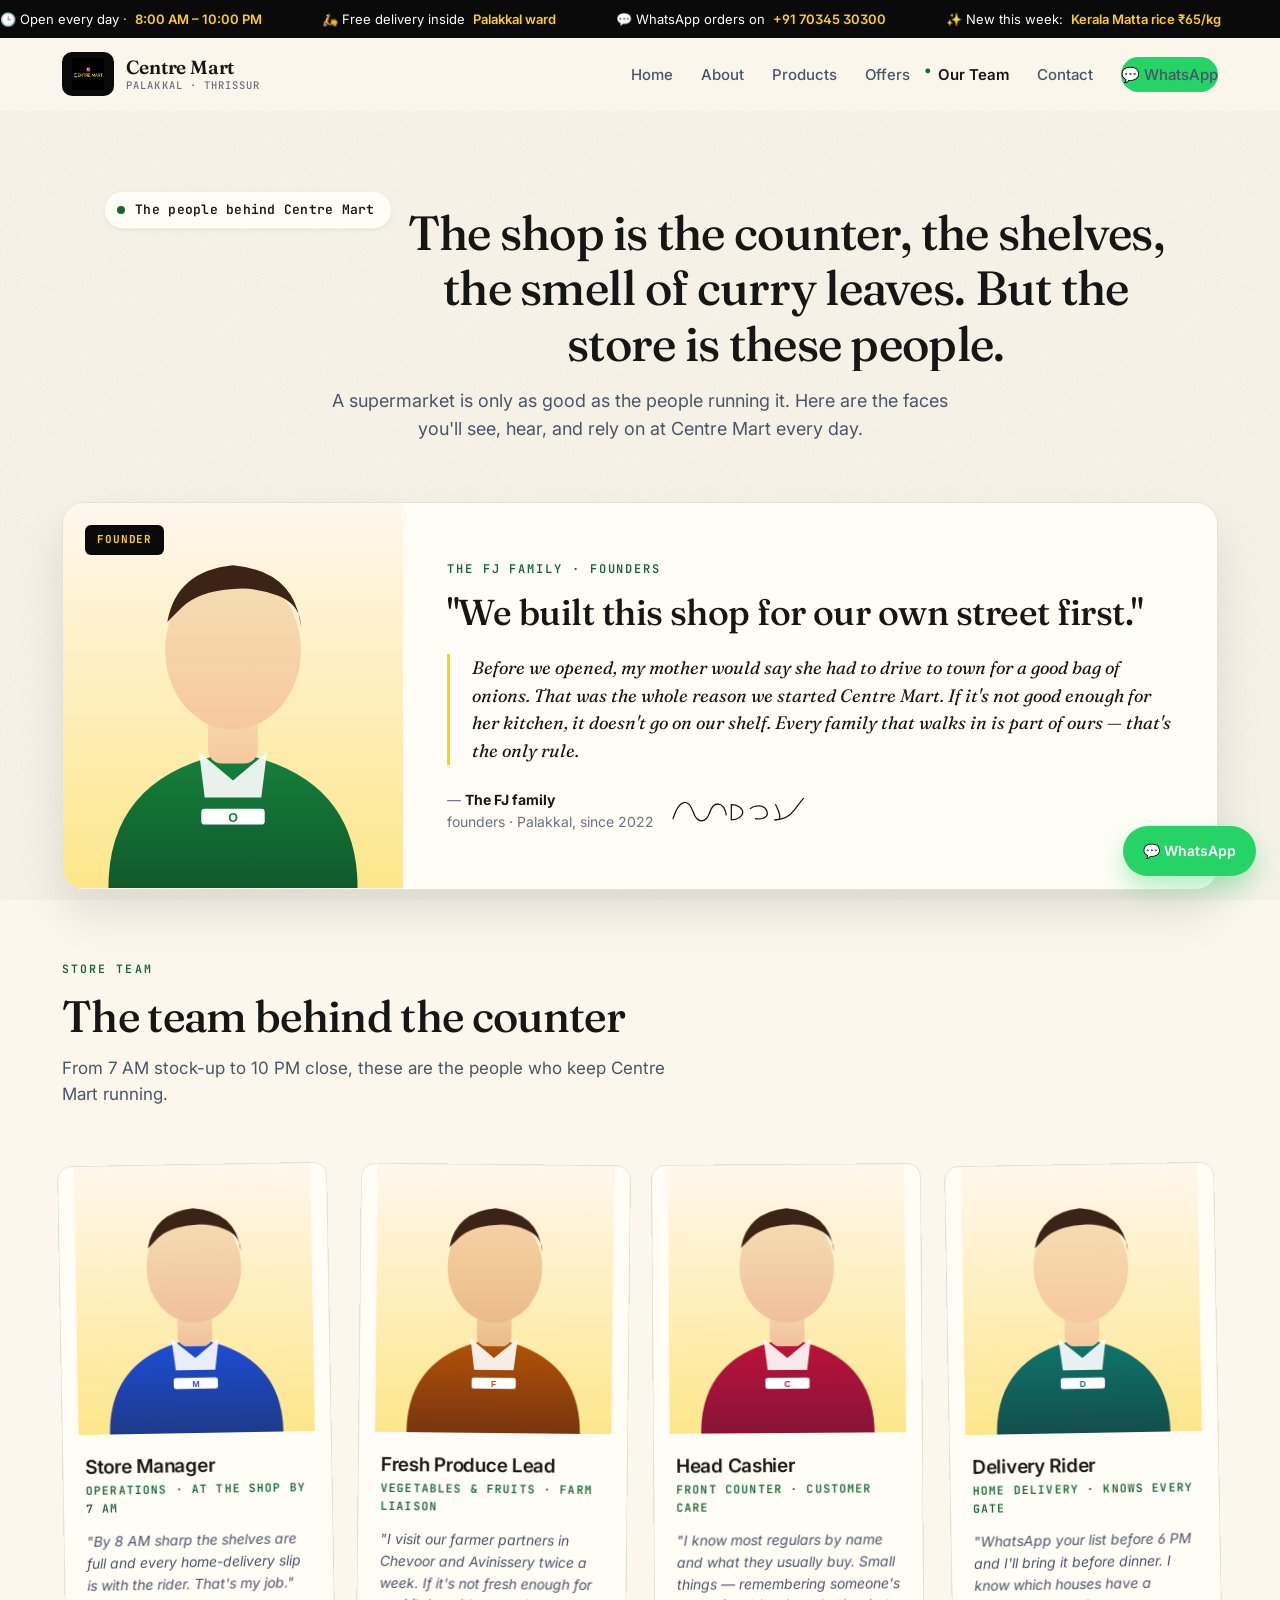
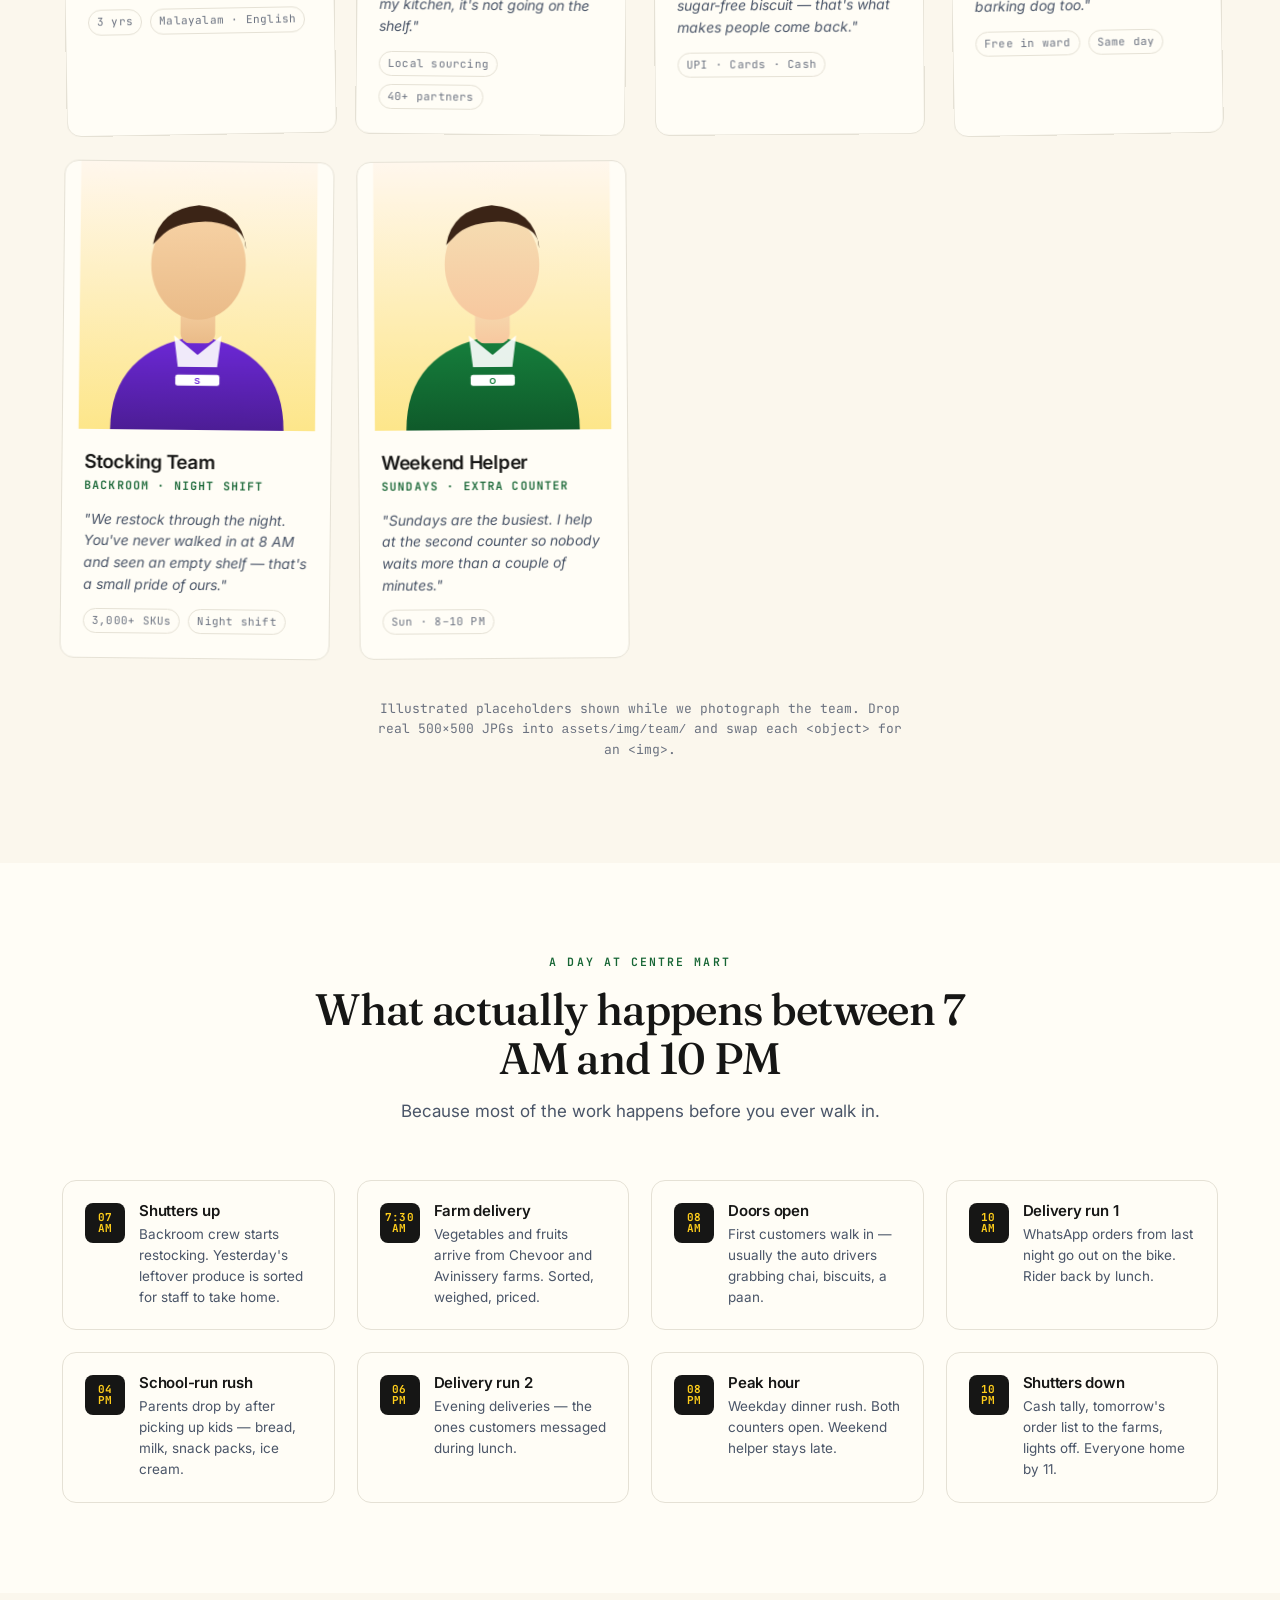
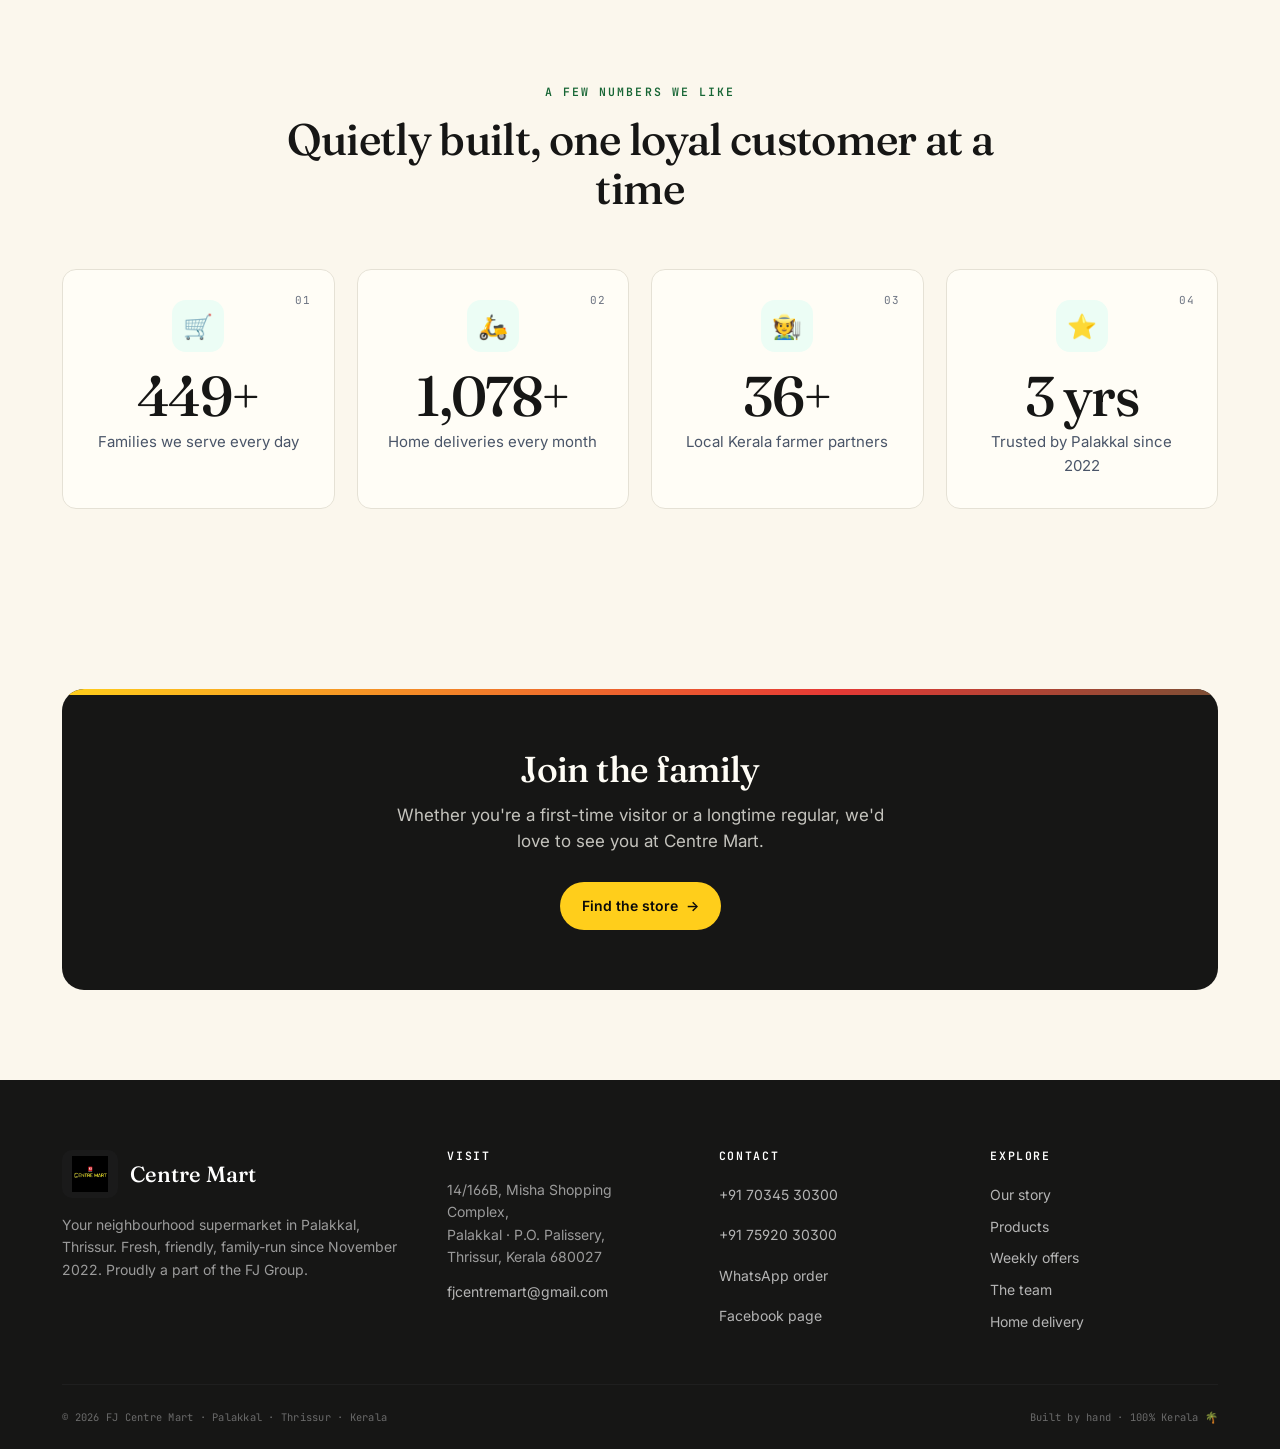
<file: team.html>
<!doctype html>
<html lang="en">
<head>
<meta charset="UTF-8">
<meta name="viewport" content="width=device-width,initial-scale=1">
<meta name="theme-color" content="#166534">
<title>Our Team · The People Behind Centre Mart Palakkal · FJ Group</title>
<meta name="description" content="Meet the FJ family and the store team that runs Centre Mart Palakkal — from the founders to the rider who knows every gate in the ward.">
<meta name="keywords" content="Centre Mart team, FJ Group founders, supermarket staff Palakkal, Kerala grocery store owner">
<meta property="og:type" content="website">
<meta property="og:title" content="Our Team · The People Behind Centre Mart Palakkal · FJ Group">
<meta property="og:description" content="Meet the FJ family and the store team that runs Centre Mart Palakkal — from the founders to the rider who knows every gate in the ward.">
<meta property="og:image" content="[data-uri]">
<meta name="twitter:card" content="summary_large_image">
<link rel="icon" type="image/png" href="assets/img/logo-mark.png">
<link rel="apple-touch-icon" href="assets/img/logo-mark.png">
<link rel="preconnect" href="https://fonts.googleapis.com">
<link rel="preconnect" href="https://fonts.gstatic.com" crossorigin>
<link href="https://fonts.googleapis.com/css2?family=Inter:wght@400;500;600;700&family=Fraunces:opsz,wght@9..144,400;9..144,500;9..144,600&family=JetBrains+Mono:wght@400;500;600&display=swap" rel="stylesheet">
<link rel="stylesheet" href="assets/css/style.css">

</head>
<body>

<div class="topbar" aria-label="Store announcements">
  <div class="topbar-viewport">
    <span>🕒 Open every day · <em>8:00 AM – 10:00 PM</em></span>
    <span>🛵 Free delivery inside <em>Palakkal ward</em></span>
    <span>💬 WhatsApp orders on <em>+91 70345 30300</em></span>
    <span>✨ New this week: <em>Kerala Matta rice ₹65/kg</em></span>
    <span>🥚 Fresh farm eggs restocked at dawn</span>
  </div>
</div>

<header class="site-header">
  <div class="container nav-wrap">
    <a class="brand" href="index.html" aria-label="Centre Mart home">
      <img src="[data-uri]" alt="FJ Group · Centre Mart logo">
      <span class="brand-text"><b>Centre Mart</b><small>Palakkal · Thrissur</small></span>
    </a>
    <button class="nav-toggle" aria-label="Toggle menu">☰</button>
    <nav class="site-nav" aria-label="Main">
      <a href="index.html">Home</a>
      <a href="about.html">About</a>
      <a href="products.html">Products</a>
      <a href="offers.html">Offers</a>
      <a href="team.html">Our Team</a>
      <a href="contact.html">Contact</a>
      <a class="btn btn-wa btn-magnetic" href="https://wa.me/917034530300" target="_blank" rel="noopener">💬 WhatsApp</a>
    </nav>
  </div>
</header>

<main>

<section class="team-hero">
  <div class="container">
    <span class="hero-eyebrow"><span class="dot"></span>The people behind Centre Mart</span>
    <h1 class="kinetic" style="font-size:48px;margin:14px 0 16px;max-width:780px;margin-left:auto;margin-right:auto;font-weight:500">The shop is the counter, the shelves, the smell of curry leaves. But the store is these people.</h1>
    <p class="hero-sub" style="max-width:640px;margin:0 auto">A supermarket is only as good as the people running it. Here are the faces you'll see, hear, and rely on at Centre Mart every day.</p>
  </div>
</section>

<section style="padding-top:40px">
  <div class="container">

    <div class="founder-card">
      <div class="founder-photo">
        <span class="badge">Founder</span>
        <object type="image/svg+xml" data="assets/img/portrait-green.svg" aria-label="Founder portrait">FJ Family</object>
      </div>
      <div class="founder-body">
        <div class="role">The FJ family · Founders</div>
        <h2>"We built this shop for our own street first."</h2>
        <p class="quote">Before we opened, my mother would say she had to drive to town for a good bag of onions. That was the whole reason we started Centre Mart. If it's not good enough for her kitchen, it doesn't go on our shelf. Every family that walks in is part of ours — that's the only rule.</p>
        <div class="signature">
          <div>— <b>The FJ family</b><br>founders · Palakkal, since 2022</div>
          <svg viewBox="0 0 220 60" xmlns="http://www.w3.org/2000/svg" aria-hidden="true">
  <path d="M8,42 C 18,10 32,10 40,32 C 46,50 60,50 66,32 C 72,14 88,14 92,36 M 100,20 L 100,44 M 100,20 C 110,20 118,26 118,32 C 118,38 110,44 100,44 M 130,26 C 138,20 152,20 156,30 C 160,40 148,44 138,42 M 170,20 C 176,32 180,44 172,44 M 168,44 C 176,44 190,42 200,28 C 206,20 210,14 214,10"/>
</svg>
        </div>
      </div>
    </div>

    <div class="section-head left" style="max-width:100%">
      <div class="section-eyebrow">Store team</div>
      <h2>The team behind the counter</h2>
      <p style="max-width:640px">From 7 AM stock-up to 10 PM close, these are the people who keep Centre Mart running.</p>
    </div>

    <div class="team-grid">
      <article class="team-card">
        <div class="team-photo"><object type="image/svg+xml" data="assets/img/portrait-blue.svg" aria-label="Store manager">Manager</object></div>
        <div class="team-body"><h3>Store Manager</h3><p class="team-role">Operations · At the shop by 7 AM</p><p class="team-quote">"By 8 AM sharp the shelves are full and every home-delivery slip is with the rider. That's my job."</p><div class="team-meta"><span>3 yrs</span><span>Malayalam · English</span></div></div>
      </article>
      <article class="team-card">
        <div class="team-photo"><object type="image/svg+xml" data="assets/img/portrait-amber.svg" aria-label="Fresh produce lead">Fresh</object></div>
        <div class="team-body"><h3>Fresh Produce Lead</h3><p class="team-role">Vegetables & Fruits · Farm liaison</p><p class="team-quote">"I visit our farmer partners in Chevoor and Avinissery twice a week. If it's not fresh enough for my kitchen, it's not going on the shelf."</p><div class="team-meta"><span>Local sourcing</span><span>40+ partners</span></div></div>
      </article>
      <article class="team-card">
        <div class="team-photo"><object type="image/svg+xml" data="assets/img/portrait-rose.svg" aria-label="Head cashier">Cashier</object></div>
        <div class="team-body"><h3>Head Cashier</h3><p class="team-role">Front counter · Customer care</p><p class="team-quote">"I know most regulars by name and what they usually buy. Small things — remembering someone's sugar-free biscuit — that's what makes people come back."</p><div class="team-meta"><span>UPI · Cards · Cash</span></div></div>
      </article>
      <article class="team-card">
        <div class="team-photo"><object type="image/svg+xml" data="assets/img/portrait-teal.svg" aria-label="Delivery rider">Delivery</object></div>
        <div class="team-body"><h3>Delivery Rider</h3><p class="team-role">Home delivery · Knows every gate</p><p class="team-quote">"WhatsApp your list before 6 PM and I'll bring it before dinner. I know which houses have a barking dog too."</p><div class="team-meta"><span>Free in ward</span><span>Same day</span></div></div>
      </article>
      <article class="team-card">
        <div class="team-photo"><object type="image/svg+xml" data="assets/img/portrait-purple.svg" aria-label="Stocking team">Stocking</object></div>
        <div class="team-body"><h3>Stocking Team</h3><p class="team-role">Backroom · Night shift</p><p class="team-quote">"We restock through the night. You've never walked in at 8 AM and seen an empty shelf — that's a small pride of ours."</p><div class="team-meta"><span>3,000+ SKUs</span><span>Night shift</span></div></div>
      </article>
      <article class="team-card">
        <div class="team-photo"><object type="image/svg+xml" data="assets/img/portrait-green.svg" aria-label="Weekend helper">Weekend</object></div>
        <div class="team-body"><h3>Weekend Helper</h3><p class="team-role">Sundays · Extra counter</p><p class="team-quote">"Sundays are the busiest. I help at the second counter so nobody waits more than a couple of minutes."</p><div class="team-meta"><span>Sun · 8–10 PM</span></div></div>
      </article>
    </div>

    <p class="text-center" style="color:var(--muted);margin-top:40px;font-size:13px;max-width:540px;margin-left:auto;margin-right:auto;font-family:var(--font-mono)">
      Illustrated placeholders shown while we photograph the team. Drop real 500×500 JPGs into <code>assets/img/team/</code> and swap each &lt;object&gt; for an &lt;img&gt;.
    </p>
  </div>
</section>

<section style="background:var(--paper)">
  <div class="container">
    <div class="section-head">
      <div class="section-eyebrow">A day at Centre Mart</div>
      <h2>What actually happens between 7 AM and 10 PM</h2>
      <p>Because most of the work happens before you ever walk in.</p>
    </div>
    <div class="day">
      <div class="day-item"><div class="time">07<br>AM</div><h4>Shutters up</h4><p>Backroom crew starts restocking. Yesterday's leftover produce is sorted for staff to take home.</p></div>
      <div class="day-item"><div class="time">7:30<br>AM</div><h4>Farm delivery</h4><p>Vegetables and fruits arrive from Chevoor and Avinissery farms. Sorted, weighed, priced.</p></div>
      <div class="day-item"><div class="time">08<br>AM</div><h4>Doors open</h4><p>First customers walk in — usually the auto drivers grabbing chai, biscuits, a paan.</p></div>
      <div class="day-item"><div class="time">10<br>AM</div><h4>Delivery run 1</h4><p>WhatsApp orders from last night go out on the bike. Rider back by lunch.</p></div>
      <div class="day-item"><div class="time">04<br>PM</div><h4>School-run rush</h4><p>Parents drop by after picking up kids — bread, milk, snack packs, ice cream.</p></div>
      <div class="day-item"><div class="time">06<br>PM</div><h4>Delivery run 2</h4><p>Evening deliveries — the ones customers messaged during lunch.</p></div>
      <div class="day-item"><div class="time">08<br>PM</div><h4>Peak hour</h4><p>Weekday dinner rush. Both counters open. Weekend helper stays late.</p></div>
      <div class="day-item"><div class="time">10<br>PM</div><h4>Shutters down</h4><p>Cash tally, tomorrow's order list to the farms, lights off. Everyone home by 11.</p></div>
    </div>
  </div>
</section>

<section>
  <div class="container">
    <div class="section-head">
      <div class="section-eyebrow">A few numbers we like</div>
      <h2>Quietly built, one loyal customer at a time</h2>
    </div>
    <div class="grid grid-4">
      <div class="feature text-center"><span class="feat-num">01</span><div class="feat-ico" style="margin:0 auto 16px">🛒</div><span class="counter" data-target="500" data-suffix="+"></span><p style="margin-top:6px">Families we serve every day</p></div>
      <div class="feature text-center"><span class="feat-num">02</span><div class="feat-ico" style="margin:0 auto 16px">🛵</div><span class="counter" data-target="1200" data-suffix="+"></span><p style="margin-top:6px">Home deliveries every month</p></div>
      <div class="feature text-center"><span class="feat-num">03</span><div class="feat-ico" style="margin:0 auto 16px">🧑‍🌾</div><span class="counter" data-target="40" data-suffix="+"></span><p style="margin-top:6px">Local Kerala farmer partners</p></div>
      <div class="feature text-center"><span class="feat-num">04</span><div class="feat-ico" style="margin:0 auto 16px">⭐</div><span class="counter" data-target="3" data-suffix=" yrs"></span><p style="margin-top:6px">Trusted by Palakkal since 2022</p></div>
    </div>
  </div>
</section>

<section>
  <div class="container">
    <div class="cta-banner">
      <h2>Join the family</h2>
      <p>Whether you're a first-time visitor or a longtime regular, we'd love to see you at Centre Mart.</p>
      <a class="btn btn-magnetic" href="contact.html">Find the store <span class="arr">→</span></a>
    </div>
  </div>
</section>

</main>

<footer class="site-footer">
  <div class="container">
    <div class="footer-grid">
      <div>
        <div class="footer-brand">
          <img src="[data-uri]" alt="Centre Mart">
          <b>Centre Mart</b>
        </div>
        <p>Your neighbourhood supermarket in Palakkal, Thrissur. Fresh, friendly, family-run since November 2022. Proudly a part of the FJ Group.</p>
      </div>
      <div>
        <h4>Visit</h4>
        <p>14/166B, Misha Shopping Complex,<br>Palakkal · P.O. Palissery,<br>Thrissur, Kerala 680027</p>
        <p><a href="mailto:fjcentremart@gmail.com">fjcentremart@gmail.com</a></p>
      </div>
      <div>
        <h4>Contact</h4>
        <p><a href="tel:+917034530300">+91 70345 30300</a></p>
        <p><a href="tel:+917592030300">+91 75920 30300</a></p>
        <p><a href="https://wa.me/917034530300" target="_blank" rel="noopener">WhatsApp order</a></p>
        <p><a href="https://www.facebook.com/fj.centre.mart/" target="_blank" rel="noopener">Facebook page</a></p>
      </div>
      <div>
        <h4>Explore</h4>
        <ul>
          <li><a href="about.html">Our story</a></li>
          <li><a href="products.html">Products</a></li>
          <li><a href="offers.html">Weekly offers</a></li>
          <li><a href="team.html">The team</a></li>
          <li><a href="contact.html">Home delivery</a></li>
        </ul>
      </div>
    </div>
    <div class="footer-bottom">
      <small>© 2026 FJ Centre Mart · Palakkal · Thrissur · Kerala</small>
      <small>Built by hand · 100% Kerala 🌴</small>
    </div>
  </div>
</footer>

<a class="wa-float" href="https://wa.me/917034530300?text=Hi%20Centre%20Mart%2C%20I%27d%20like%20to%20place%20an%20order" target="_blank" rel="noopener" aria-label="Order on WhatsApp">
  💬 WhatsApp
</a>
<script src="assets/js/main.js"></script>
</body>
</html>
</file>
<file: assets/css/style.css>
/* ============ Centre Mart — v3 stylesheet ============
   Removed: scroll fade-ups, generic hover-lifts, pulsing CTAs, nav underline slide-in
   Added: kinetic text mask, magnetic buttons, cursor spotlight, spinning sticker,
          odometer counters, sticky-note testimonials, hand-drawn squiggle, grain noise
   =========================================================== */
:root{
  --brand-yellow:#FFCE1B; --brand-red:#E53935; --brand-black:#0A0A0A;
  --green:#166534; --green-dark:#0C4E28; --green-soft:#ECFDF5;
  --amber:#F59E0B; --amber-soft:#FEF3C7;
  --ink:#161615; --ink-soft:#4A5568; --muted:#6B7280;
  --bg:#FBF7ED; --paper:#FFFDF6; --card:#FFFFFF;
  --line:#E5E1D5; --line-soft:#F1EEE2;
  --shadow-sm:0 1px 2px rgba(0,0,0,.04),0 2px 8px rgba(0,0,0,.03);
  --shadow:0 8px 24px rgba(0,0,0,.06);
  --shadow-lg:0 24px 48px rgba(0,0,0,.10);
  --radius:14px; --radius-lg:22px;
  --font:'Inter',-apple-system,BlinkMacSystemFont,'Segoe UI',Roboto,sans-serif;
  --font-display:'Fraunces','Playfair Display',Georgia,serif;
  --font-mono:'JetBrains Mono','SFMono-Regular',ui-monospace,monospace;
  --grain:url("data:image/svg+xml;utf8,<svg xmlns='http://www.w3.org/2000/svg' width='240' height='240'><filter id='n'><feTurbulence type='fractalNoise' baseFrequency='.9' numOctaves='2' stitchTiles='stitch'/><feColorMatrix values='0 0 0 0 0.06 0 0 0 0 0.06 0 0 0 0 0.06 0 0 0 .12 0'/></filter><rect width='100%25' height='100%25' filter='url(%23n)'/></svg>");
}
*{box-sizing:border-box}
html{scroll-behavior:smooth}
body{margin:0;font-family:var(--font);color:var(--ink);background:var(--bg);line-height:1.55;-webkit-font-smoothing:antialiased;font-feature-settings:"kern","liga","ss01"}
body:before{content:"";position:fixed;inset:0;background:var(--grain);opacity:.55;pointer-events:none;z-index:1;mix-blend-mode:multiply}
main,header,footer,.topbar,.wa-float{position:relative;z-index:2}
img,svg{max-width:100%;display:block}
a{color:var(--green-dark);text-decoration:none;transition:color .2s}
a:hover{color:var(--green)}
.container{max-width:1200px;margin:0 auto;padding:0 22px}
h1,h2,h3,h4{font-family:var(--font-display);letter-spacing:-.015em;font-weight:500;line-height:1.12}
h2{font-weight:600}
::selection{background:var(--brand-yellow);color:var(--brand-black)}

/* ---------- kinetic text mask (words rise out of a slit) ---------- */
.kinetic{display:inline-block;overflow:hidden;line-height:1.15;vertical-align:top}
.kinetic > span{display:inline-block;transform:translateY(105%);opacity:0;transition:transform .9s cubic-bezier(.2,.85,.25,1),opacity .6s ease .1s}
.kinetic.in > span{transform:translateY(0);opacity:1}
.kinetic > span:nth-child(2){transition-delay:.06s}
.kinetic > span:nth-child(3){transition-delay:.12s}
.kinetic > span:nth-child(4){transition-delay:.18s}
.kinetic > span:nth-child(5){transition-delay:.24s}
.kinetic > span:nth-child(6){transition-delay:.30s}
.kinetic > span:nth-child(7){transition-delay:.36s}
.kinetic > span:nth-child(8){transition-delay:.42s}
.kinetic > span:nth-child(n+9){transition-delay:.48s}

/* ---------- hand-drawn squiggle underline (draws in) ---------- */
.squiggle{position:relative;display:inline-block}
.squiggle svg{position:absolute;left:-6px;right:-6px;bottom:-14px;width:calc(100% + 12px);height:18px;pointer-events:none}
.squiggle svg path{fill:none;stroke:var(--brand-yellow);stroke-width:6;stroke-linecap:round;stroke-dasharray:600;stroke-dashoffset:600;animation:draw 1.8s cubic-bezier(.5,0,.2,1) .6s forwards}
@keyframes draw{to{stroke-dashoffset:0}}

/* ---------- spinning sticker (SVG textPath) ---------- */
.sticker{position:absolute;width:120px;height:120px;top:-40px;right:-30px;pointer-events:none;z-index:3}
.sticker svg{width:100%;height:100%;animation:spin 22s linear infinite;transform-origin:50% 50%}
.sticker .core{position:absolute;inset:0;display:grid;place-items:center;font-size:34px}
@keyframes spin{to{transform:rotate(360deg)}}
@media(prefers-reduced-motion:reduce){.sticker svg{animation:none}}

/* ---------- topbar marquee (pauses on hover) ---------- */
.topbar{background:var(--brand-black);color:#fff;font-size:13px;padding:9px 0;overflow:hidden;position:relative;z-index:5}
.topbar-viewport{display:flex;gap:60px;white-space:nowrap;width:max-content;animation:drift 42s linear infinite}
.topbar:hover .topbar-viewport{animation-play-state:paused}
.topbar-viewport span{display:inline-flex;align-items:center;gap:8px}
.topbar-viewport em{color:var(--brand-yellow);font-style:normal;font-weight:600}
@keyframes drift{to{transform:translateX(-50%)}}

/* ---------- Header ---------- */
.site-header{position:sticky;top:0;background:rgba(251,247,237,.9);backdrop-filter:blur(14px);-webkit-backdrop-filter:blur(14px);border-bottom:1px solid transparent;z-index:50;transition:border-color .3s,background .3s}
.site-header.scrolled{border-bottom-color:var(--line);background:rgba(251,247,237,.95)}
.nav-wrap{display:flex;align-items:center;justify-content:space-between;padding:14px 22px;gap:16px}
.brand{display:flex;align-items:center;gap:12px}
.brand:hover{text-decoration:none}
.brand img{height:44px;width:auto;background:var(--brand-black);border-radius:10px;padding:6px 10px}
.brand-text{display:flex;flex-direction:column;line-height:1}
.brand-text b{font-family:var(--font-display);font-size:19px;font-weight:600;color:var(--ink);letter-spacing:-.01em}
.brand-text small{font-size:10.5px;color:var(--muted);font-weight:500;letter-spacing:.1em;text-transform:uppercase;margin-top:3px;font-family:var(--font-mono)}
.site-nav{display:flex;align-items:center;gap:28px}
.site-nav a{color:var(--ink-soft);font-weight:500;font-size:15px;position:relative;padding:6px 0}
.site-nav a:not(.btn){transition:color .2s}
.site-nav a:not(.btn):hover{color:var(--ink)}
.site-nav a.active{color:var(--ink);font-weight:600}
.site-nav a.active:before{content:"·";color:var(--green);font-size:32px;line-height:0;position:absolute;left:-14px;top:14px}
.nav-toggle{display:none;background:none;border:0;font-size:26px;cursor:pointer;color:var(--ink);padding:6px}

/* ---------- Buttons (with magnetic support) ---------- */
.btn{display:inline-flex;align-items:center;gap:8px;padding:13px 22px;border-radius:999px;font-weight:600;font-size:14px;transition:background .2s,color .2s,transform .3s cubic-bezier(.2,.85,.25,1);border:0;cursor:pointer;font-family:inherit;position:relative;will-change:transform}
.btn-primary{background:var(--brand-black);color:var(--brand-yellow)}
.btn-primary:hover{background:var(--ink);color:var(--brand-yellow)}
.btn-outline{background:transparent;color:var(--ink);border:1.5px solid var(--ink);padding:11.5px 22px}
.btn-outline:hover{background:var(--ink);color:var(--paper)}
.btn-wa{background:#25D366;color:#fff}
.btn-wa:hover{background:#1DA851;color:#fff}
.btn-yellow{background:var(--brand-yellow);color:var(--brand-black)}
.btn-yellow:hover{background:#F4C000;color:var(--brand-black)}

/* Arrow icon walking on hover */
.btn .arr{display:inline-block;transition:transform .3s cubic-bezier(.2,.85,.25,1)}
.btn:hover .arr{transform:translateX(4px)}

/* ---------- Hero ---------- */
.hero{position:relative;padding:60px 0 90px;overflow:hidden}
.hero:before{content:"";position:absolute;inset:0;background:
    radial-gradient(ellipse 800px 500px at 15% 20%,var(--green-soft),transparent 60%),
    radial-gradient(ellipse 700px 500px at 90% 80%,var(--amber-soft),transparent 60%);
  pointer-events:none;opacity:.9}
.hero .container{position:relative}
.hero-grid{display:grid;grid-template-columns:1.05fr .95fr;gap:60px;align-items:center;position:relative}
.hero-grid > .hero-right{position:relative}

.hero-eyebrow{display:inline-flex;align-items:center;gap:10px;background:var(--paper);padding:8px 16px 8px 12px;border-radius:999px;font-size:13px;font-weight:600;color:var(--ink);box-shadow:var(--shadow-sm);margin-bottom:22px;border:1px solid var(--line-soft);font-family:var(--font-mono);letter-spacing:.02em}
.hero-eyebrow .dot{width:8px;height:8px;background:var(--green);border-radius:50%;position:relative}
.hero-eyebrow .dot:after{content:"";position:absolute;inset:-4px;border-radius:50%;border:1.5px solid var(--green);opacity:0;animation:radar 2.4s ease-out infinite}
@keyframes radar{0%{opacity:.6;transform:scale(.6)}80%{opacity:0;transform:scale(1.6)}100%{opacity:0;transform:scale(1.6)}}

/* Rotating tagline slot */
.rotator{display:inline-block;height:1.15em;overflow:hidden;vertical-align:bottom;position:relative;color:var(--green)}
.rotator ul{list-style:none;padding:0;margin:0;animation:rot 12s cubic-bezier(.7,0,.3,1) infinite}
.rotator li{height:1.15em;line-height:1.15}
@keyframes rot{
  0%,25%{transform:translateY(0)}
  30%,50%{transform:translateY(-1.15em)}
  55%,75%{transform:translateY(-2.3em)}
  80%,100%{transform:translateY(-3.45em)}
}
@media(prefers-reduced-motion:reduce){.rotator ul{animation:none}}

.hero h1{font-size:60px;margin:0 0 22px;color:var(--ink);font-weight:500;letter-spacing:-.025em}
.hero-sub{font-size:18px;color:var(--ink-soft);margin:0 0 30px;max-width:520px}
.hero-cta{display:flex;flex-wrap:wrap;gap:12px;margin-bottom:36px;align-items:center}

.hero-badges{display:flex;gap:22px;flex-wrap:wrap;font-size:13px;color:var(--muted);border-top:1px solid var(--line);padding-top:22px;margin-top:24px}
.hero-badges b{color:var(--ink);font-weight:700;display:block;font-size:20px;font-family:var(--font-display)}
.hero-badges span{display:flex;flex-direction:column}
.hero-badges small{font-size:12px}

/* Hero image with cursor spotlight + subtle tilt (JS-driven) */
.hero-img{position:relative;border-radius:var(--radius-lg);overflow:hidden;aspect-ratio:4/3;background:#eee;box-shadow:0 30px 60px -20px rgba(0,0,0,.25),0 0 0 1px rgba(0,0,0,.04);
  transform-style:preserve-3d;perspective:1000px}
.hero-img .img-inner{position:absolute;inset:0;transition:transform .4s cubic-bezier(.2,.85,.25,1)}
.hero-img img{width:100%;height:100%;object-fit:cover;display:block}
.hero-img:after{content:"";position:absolute;inset:0;pointer-events:none;background:radial-gradient(400px circle at var(--mx,50%) var(--my,50%),rgba(255,255,255,.28),transparent 55%);mix-blend-mode:overlay;transition:opacity .3s;opacity:0}
.hero-img:hover:after{opacity:1}

.hero-tag{position:absolute;background:var(--paper);padding:14px 18px;border-radius:16px;box-shadow:var(--shadow-lg);display:flex;align-items:center;gap:12px;font-size:14px;font-weight:600;border:1px solid var(--line-soft)}
.hero-tag .b-icon{width:38px;height:38px;background:var(--green-soft);color:var(--green);border-radius:10px;display:grid;place-items:center;font-size:20px}
.hero-tag.tl{top:18px;left:18px;transform:rotate(-3deg)}
.hero-tag.br{bottom:18px;right:18px;transform:rotate(2deg)}
.hero-tag small{font-size:11.5px;color:var(--muted);font-weight:500;display:block;margin-top:2px;font-family:var(--font-mono);text-transform:uppercase;letter-spacing:.04em}

/* ---------- Section shell ---------- */
section{padding:90px 0;position:relative}
.section-head{max-width:720px;margin:0 auto 56px;text-align:center}
.section-head.left{text-align:left;margin-left:0}
.section-eyebrow{color:var(--green);font-weight:600;text-transform:uppercase;font-size:11.5px;letter-spacing:.18em;margin-bottom:14px;font-family:var(--font-mono)}
.section-head h2{font-size:44px;margin:0 0 14px;font-weight:500}
.section-head p{color:var(--ink-soft);font-size:17px;margin:0}

/* ---------- Feature cards (paper style) ---------- */
.grid{display:grid;gap:22px}
.grid-3{grid-template-columns:repeat(3,1fr)}
.grid-4{grid-template-columns:repeat(4,1fr)}
.grid-2{grid-template-columns:repeat(2,1fr)}

.feature{background:var(--paper);border:1px solid var(--line);border-radius:var(--radius);padding:30px 26px;position:relative;transition:box-shadow .3s,border-color .3s}
.feature:hover{border-color:var(--ink);box-shadow:6px 6px 0 var(--ink)}
.feat-num{position:absolute;top:22px;right:22px;font-family:var(--font-mono);font-size:11px;color:var(--muted);letter-spacing:.1em}
.feat-ico{width:52px;height:52px;border-radius:14px;background:var(--green-soft);color:var(--green);display:grid;place-items:center;font-size:24px;margin-bottom:20px}
.feature h3{margin:0 0 8px;font-size:19px;font-family:var(--font);font-weight:600}
.feature p{margin:0;color:var(--ink-soft);font-size:15px;line-height:1.6}

/* ---------- Categories (draggable-feel tilt cards) ---------- */
.cat-card{background:var(--paper);border-radius:var(--radius);overflow:hidden;transition:transform .35s cubic-bezier(.2,.85,.25,1),box-shadow .35s;cursor:pointer;border:1px solid var(--line);display:block;color:inherit;will-change:transform}
.cat-card:hover{color:inherit;text-decoration:none;transform:rotate(-1deg);box-shadow:6px 6px 0 var(--ink)}
.cat-thumb{aspect-ratio:16/10;overflow:hidden;position:relative;background:var(--green-soft)}
.cat-thumb img,.cat-thumb svg{width:100%;height:100%;object-fit:cover;transition:transform .5s cubic-bezier(.2,.85,.25,1)}
.cat-card:hover .cat-thumb img,.cat-card:hover .cat-thumb svg{transform:scale(1.06) rotate(2deg)}
.cat-body{padding:18px 20px}
.cat-body h3{margin:0 0 4px;font-size:17px;font-family:var(--font);font-weight:600}
.cat-body p{margin:0;color:var(--muted);font-size:14px}
.cat-body .count{color:var(--green);font-weight:600;font-size:12.5px;margin-top:8px;display:inline-flex;align-items:center;gap:6px;font-family:var(--font-mono);letter-spacing:.02em}
.cat-body .count .arr{transition:transform .3s cubic-bezier(.2,.85,.25,1)}
.cat-card:hover .cat-body .count .arr{transform:translateX(4px)}

/* ---------- Products page ---------- */
.cat-section{margin-bottom:64px;scroll-margin-top:110px}
.cat-banner{border-radius:var(--radius-lg);overflow:hidden;margin-bottom:28px;position:relative;border:1px solid var(--line)}
.cat-banner svg{width:100%;height:auto;display:block}
.cat-banner-title{position:absolute;inset:0;padding:34px 40px;display:flex;flex-direction:column;justify-content:flex-end;color:#fff}
.cat-banner-title h2{margin:0 0 6px;font-size:34px;color:#fff;font-weight:500}
.cat-banner-title p{margin:0;color:rgba(255,255,255,.9);font-size:15px}

.prod-grid{display:grid;grid-template-columns:repeat(auto-fill,minmax(180px,1fr));gap:14px}
.prod{background:var(--paper);border:1px solid var(--line);border-radius:12px;padding:18px 14px;text-align:center;transition:transform .2s cubic-bezier(.2,.85,.25,1),border-color .2s;position:relative}
.prod:hover{border-color:var(--ink);transform:translateY(-2px) rotate(.5deg)}
.prod-emoji{font-size:44px;margin-bottom:10px;display:inline-block;transition:transform .35s cubic-bezier(.2,.85,.25,1)}
.prod:hover .prod-emoji{transform:rotate(-8deg) scale(1.12)}
.prod-name{font-weight:600;font-size:14px;margin:0 0 3px;color:var(--ink)}
.prod-unit{color:var(--muted);font-size:12.5px;margin:0;font-family:var(--font-mono)}
.prod-badge{position:absolute;top:8px;right:8px;background:var(--brand-yellow);color:var(--brand-black);font-size:10px;font-weight:800;padding:3px 7px;border-radius:6px;letter-spacing:.03em}

.cat-nav{position:sticky;top:64px;background:rgba(251,247,237,.95);backdrop-filter:blur(10px);z-index:20;border-bottom:1px solid var(--line);padding:14px 0;margin-bottom:36px;overflow-x:auto;-webkit-overflow-scrolling:touch}
.cat-nav-inner{display:flex;gap:8px;padding:0 22px;max-width:1200px;margin:0 auto;white-space:nowrap}
.cat-chip{padding:8px 14px;border-radius:999px;background:var(--paper);border:1px solid var(--line);color:var(--ink-soft);font-size:13px;font-weight:500;transition:.2s;flex-shrink:0;font-family:var(--font-mono);letter-spacing:.02em}
.cat-chip:hover{background:var(--ink);color:var(--brand-yellow);border-color:var(--ink);text-decoration:none}

/* ---------- Team page ---------- */
.team-hero{padding:80px 0 20px;position:relative}
.team-hero .container{position:relative;text-align:center}

.founder-card{display:grid;grid-template-columns:340px 1fr;gap:0;background:var(--paper);border-radius:var(--radius-lg);overflow:hidden;box-shadow:var(--shadow-lg);margin-bottom:70px;border:1px solid var(--line);position:relative}
.founder-photo{background:linear-gradient(135deg,#FEF3C7,#FFF7ED);position:relative;overflow:hidden}
.founder-photo object,.founder-photo img{width:100%;height:100%;object-fit:cover;display:block}
.founder-photo .badge{position:absolute;top:22px;left:22px;background:var(--brand-black);color:var(--brand-yellow);padding:6px 12px;border-radius:6px;font-size:11px;font-weight:700;letter-spacing:.08em;text-transform:uppercase;font-family:var(--font-mono)}
.founder-body{padding:48px 44px;display:flex;flex-direction:column;justify-content:center;position:relative}
.founder-body .role{color:var(--green);font-weight:600;font-size:12px;text-transform:uppercase;letter-spacing:.16em;margin:0 0 14px;font-family:var(--font-mono)}
.founder-body h2{margin:0 0 20px;font-size:36px;font-weight:500;line-height:1.15}
.founder-body .quote{font-size:18px;color:var(--ink);line-height:1.55;font-family:var(--font-display);font-style:italic;margin:0 0 24px;padding-left:22px;border-left:3px solid var(--brand-yellow)}
.founder-body .signature{color:var(--muted);font-size:14px;display:flex;align-items:center;gap:14px}
.founder-body .signature b{color:var(--ink)}
.founder-body .signature svg{height:38px;width:auto}
.founder-body .signature svg path{fill:none;stroke:var(--ink);stroke-width:2;stroke-linecap:round;stroke-linejoin:round;stroke-dasharray:400;stroke-dashoffset:400;animation:draw 2.4s cubic-bezier(.5,0,.2,1) 1s forwards}

/* Team cards — sticky-note style */
.team-grid{display:grid;grid-template-columns:repeat(auto-fit,minmax(240px,1fr));gap:26px}
.team-card{background:var(--paper);border-radius:var(--radius);overflow:hidden;border:1px solid var(--line);transition:transform .35s cubic-bezier(.2,.85,.25,1),box-shadow .35s;will-change:transform}
.team-card:nth-child(3n+1){transform:rotate(-1deg)}
.team-card:nth-child(3n+2){transform:rotate(.6deg)}
.team-card:nth-child(3n+3){transform:rotate(-.4deg)}
.team-card:hover{transform:rotate(0);box-shadow:8px 8px 0 var(--ink);z-index:2}
.team-photo{aspect-ratio:1;overflow:hidden}
.team-photo object,.team-photo img{width:100%;height:100%;display:block}
.team-body{padding:22px 22px 24px}
.team-body h3{margin:0 0 4px;font-size:19px;font-family:var(--font);font-weight:600}
.team-role{color:var(--green);font-weight:600;font-size:11.5px;text-transform:uppercase;letter-spacing:.1em;margin:0 0 14px;font-family:var(--font-mono)}
.team-quote{color:var(--ink-soft);font-size:14px;font-style:italic;margin:0;line-height:1.55}
.team-meta{display:flex;gap:8px;flex-wrap:wrap;margin-top:14px}
.team-meta span{background:transparent;color:var(--muted);font-size:11px;padding:3px 8px;border:1px solid var(--line);border-radius:999px;font-family:var(--font-mono);letter-spacing:.02em}

.day{display:grid;grid-template-columns:repeat(auto-fit,minmax(220px,1fr));gap:22px;margin-top:40px;position:relative}
.day-item{background:var(--paper);padding:22px 22px 22px 76px;border-radius:var(--radius);border:1px solid var(--line);position:relative;transition:border-color .2s}
.day-item:hover{border-color:var(--ink)}
.day-item .time{position:absolute;left:22px;top:22px;background:var(--ink);color:var(--brand-yellow);width:40px;height:40px;border-radius:8px;display:grid;place-items:center;font-weight:700;font-size:11px;text-align:center;line-height:1;font-family:var(--font-mono);letter-spacing:.04em}
.day-item h4{margin:0 0 4px;font-size:15px;font-family:var(--font);font-weight:600}
.day-item p{margin:0;color:var(--ink-soft);font-size:13.5px}

/* ---------- Counters (odometer look) ---------- */
.counter{font-family:var(--font-display);font-weight:500;font-size:56px;color:var(--ink);line-height:1;letter-spacing:-.03em;display:inline-block}
.counter[data-target]:after{content:attr(data-suffix)}

/* ---------- Offers ---------- */
.offer-card{background:var(--paper);border-radius:var(--radius);padding:30px 26px;position:relative;overflow:hidden;border:1px solid var(--line);transition:border-color .2s,box-shadow .3s,transform .3s cubic-bezier(.2,.85,.25,1)}
.offer-card:hover{border-color:var(--ink);box-shadow:6px 6px 0 var(--ink);transform:rotate(-.4deg)}
.offer-tag{display:inline-block;background:var(--brand-red);color:#fff;padding:5px 12px;border-radius:6px;font-size:11px;font-weight:800;text-transform:uppercase;letter-spacing:.08em;margin-bottom:12px;font-family:var(--font-mono)}
.offer-card h3{margin:0 0 6px;font-size:22px;font-family:var(--font);font-weight:600}
.offer-price{display:flex;align-items:baseline;gap:12px;margin:14px 0 10px;flex-wrap:wrap}
.offer-price .now{font-size:34px;font-weight:600;color:var(--ink);font-family:var(--font-display)}
.offer-price .was{color:var(--muted);text-decoration:line-through;font-size:16px}
.offer-price .save{background:var(--green-soft);color:var(--green);font-size:11px;font-weight:700;padding:3px 8px;border-radius:6px;margin-left:auto;font-family:var(--font-mono);letter-spacing:.04em}
.offer-card p{margin:8px 0 0;color:var(--ink-soft);font-size:14px}

/* Price ticker (offers page footer) */
.ticker{background:var(--ink);color:var(--paper);padding:16px 0;overflow:hidden;position:relative}
.ticker:before,.ticker:after{content:"";position:absolute;top:0;bottom:0;width:80px;z-index:2;pointer-events:none}
.ticker:before{left:0;background:linear-gradient(to right,var(--ink),transparent)}
.ticker:after{right:0;background:linear-gradient(to left,var(--ink),transparent)}
.ticker-track{display:flex;gap:44px;white-space:nowrap;width:max-content;animation:drift 28s linear infinite;font-family:var(--font-mono);font-size:13.5px;letter-spacing:.02em}
.ticker:hover .ticker-track{animation-play-state:paused}
.ticker-track span{display:inline-flex;gap:10px;align-items:center}
.ticker-track b{color:var(--brand-yellow);font-weight:700}
.ticker-track em{color:#25D366;font-style:normal;font-weight:600}
.ticker-track s{color:#6B6B6B}

/* ---------- Testimonials (sticky-note style, slight rotation) ---------- */
.quote-card{background:var(--paper);border-radius:6px;padding:28px 26px 22px;border:1px solid var(--line);position:relative;transition:transform .35s cubic-bezier(.2,.85,.25,1),box-shadow .3s;will-change:transform}
.quote-card:nth-child(3n+1){transform:rotate(-1.2deg)}
.quote-card:nth-child(3n+2){transform:rotate(.8deg)}
.quote-card:nth-child(3n+3){transform:rotate(-.5deg)}
.quote-card:hover{transform:rotate(0);box-shadow:6px 6px 0 var(--ink);z-index:2}
.quote-card:before{content:"";position:absolute;top:-10px;left:50%;transform:translateX(-50%) rotate(-3deg);width:56px;height:16px;background:rgba(255,206,27,.6);border-radius:2px;box-shadow:0 2px 6px rgba(0,0,0,.08)}
.quote-card p{margin:8px 0 18px;font-size:15px;color:var(--ink);line-height:1.6;font-family:var(--font-display);font-style:italic;font-weight:400}
.quote-author{display:flex;align-items:center;gap:12px}
.quote-avatar{width:42px;height:42px;border-radius:50%;background:var(--ink);color:var(--brand-yellow);display:grid;place-items:center;font-weight:700;font-family:var(--font-display)}
.quote-author strong{display:block;font-size:14px}
.quote-author span{font-size:12px;color:var(--muted);font-family:var(--font-mono)}
.stars{color:var(--amber);margin-bottom:8px;letter-spacing:3px;font-size:14px}

/* ---------- Contact ---------- */
.contact-grid{display:grid;grid-template-columns:1.1fr .9fr;gap:36px}
.info-card{background:var(--paper);border-radius:var(--radius);padding:32px;border:1px solid var(--line);margin-bottom:22px}
.info-row{display:flex;gap:16px;padding:14px 0;border-bottom:1px dashed var(--line)}
.info-row:last-child{border-bottom:0}
.info-icon{width:42px;height:42px;border-radius:11px;background:var(--green-soft);color:var(--green);display:grid;place-items:center;font-size:18px;flex-shrink:0}
.info-row strong{display:block;font-size:14px;margin-bottom:3px}
.info-row span{color:var(--ink-soft);font-size:14px;line-height:1.5}
.form-card{background:var(--paper);border-radius:var(--radius);padding:32px;border:1px solid var(--line)}
.form-card h3{margin:0 0 6px;font-family:var(--font-display);font-weight:500;font-size:24px}
.form-card .sub{margin:0 0 24px;color:var(--muted);font-size:14px}
.field{margin-bottom:16px}
.field label{display:block;margin-bottom:6px;font-weight:600;font-size:12px;color:var(--ink);text-transform:uppercase;letter-spacing:.08em;font-family:var(--font-mono)}
.field input,.field textarea{width:100%;padding:12px 15px;border:1.5px solid var(--line);border-radius:11px;font-family:inherit;font-size:14px;background:var(--bg);transition:border-color .2s}
.field input:focus,.field textarea:focus{outline:none;border-color:var(--ink);background:var(--paper)}

/* ---------- About page ---------- */
.about-hero{padding:80px 0 40px;position:relative;overflow:hidden}
.about-hero:before{content:"";position:absolute;inset:0;background:radial-gradient(ellipse 700px 400px at 80% 20%,var(--green-soft),transparent 60%);pointer-events:none}
.about-hero .container{position:relative}
.story{display:grid;grid-template-columns:1fr 1fr;gap:60px;align-items:center}
.story h2{font-size:38px;margin:0 0 18px;font-weight:500}
.story p{color:var(--ink-soft);font-size:16px;margin:0 0 16px}
.story .flyer{border-radius:var(--radius);overflow:hidden;box-shadow:var(--shadow-lg);position:relative;transform:rotate(2deg);transition:transform .5s cubic-bezier(.2,.85,.25,1);border:1px solid var(--line)}
.story .flyer:hover{transform:rotate(0)}
.story .flyer img{width:100%;height:auto;display:block}
.story .flyer .tag{position:absolute;top:14px;left:14px;background:var(--brand-black);color:var(--brand-yellow);padding:6px 12px;border-radius:6px;font-size:11px;font-weight:700;letter-spacing:.08em;text-transform:uppercase;font-family:var(--font-mono)}
.story .flyer .pin{position:absolute;top:-8px;left:50%;transform:translateX(-50%);width:44px;height:12px;background:rgba(229,57,53,.7);border-radius:2px;box-shadow:0 2px 6px rgba(0,0,0,.15);z-index:2}

.timeline{position:relative;padding-left:36px;margin-top:36px;border-left:2px dashed var(--line)}
.tl-item{position:relative;padding:0 0 32px 22px}
.tl-item:before{content:"";position:absolute;left:-30px;top:6px;width:12px;height:12px;background:var(--paper);border:2px solid var(--ink);border-radius:50%}
.tl-year{color:var(--ink);font-weight:600;font-size:13px;letter-spacing:.14em;margin-bottom:4px;font-family:var(--font-mono);text-transform:uppercase}
.tl-body h4{margin:0 0 4px;font-size:18px;font-family:var(--font);font-weight:600}
.tl-body p{margin:0;color:var(--ink-soft);font-size:14.5px}

.values{display:grid;grid-template-columns:repeat(4,1fr);gap:22px;margin-top:20px}
.value{text-align:center;padding:30px 22px;background:var(--paper);border-radius:var(--radius);border:1px solid var(--line);transition:box-shadow .3s,border-color .3s}
.value:hover{border-color:var(--ink);box-shadow:6px 6px 0 var(--ink)}
.value .feat-ico{margin:0 auto 16px}
.value h3{font-family:var(--font);font-size:17px;margin:0 0 6px;font-weight:600}
.value p{margin:0;color:var(--ink-soft);font-size:14px}

/* ---------- CTA banner ---------- */
.cta-banner{background:var(--ink);color:var(--paper);border-radius:var(--radius-lg);padding:60px 48px;text-align:center;position:relative;overflow:hidden}
.cta-banner:before{content:"";position:absolute;top:0;left:0;right:0;height:6px;background:linear-gradient(90deg,var(--brand-yellow),var(--brand-red),var(--green),var(--brand-yellow));background-size:200% 100%;animation:stripe 8s linear infinite}
@keyframes stripe{to{background-position:200% 0}}
.cta-banner h2{color:var(--paper);font-size:36px;margin:0 0 12px;font-weight:500}
.cta-banner p{color:rgba(255,253,246,.75);font-size:17px;margin:0 auto 28px;max-width:520px}
.cta-banner .btn{background:var(--brand-yellow);color:var(--brand-black)}
.cta-banner .btn:hover{background:var(--paper);color:var(--ink)}

/* ---------- Footer ---------- */
.site-footer{background:var(--ink);color:#B5B5B5;padding:70px 0 24px;position:relative;z-index:2}
.footer-grid{display:grid;grid-template-columns:1.5fr 1fr 1fr 1fr;gap:44px;margin-bottom:44px}
.footer-grid h4{color:#fff;font-family:var(--font-mono);font-size:11.5px;text-transform:uppercase;letter-spacing:.14em;margin:0 0 16px;font-weight:600}
.footer-grid p{margin:8px 0;font-size:14px;color:#9B9B9B;line-height:1.6}
.footer-grid a{color:#B5B5B5;display:block;padding:5px 0;font-size:14px;transition:color .2s}
.footer-grid a:hover{color:var(--brand-yellow)}
.footer-grid ul{list-style:none;padding:0;margin:0}
.footer-brand{display:flex;align-items:center;gap:12px;margin-bottom:16px}
.footer-brand img{height:48px;background:#1a1a1a;border-radius:10px;padding:6px 10px}
.footer-brand b{font-family:var(--font-display);color:#fff;font-size:22px;font-weight:500}
.footer-bottom{padding-top:24px;border-top:1px solid #1F1F1F;display:flex;justify-content:space-between;align-items:center;flex-wrap:wrap;gap:12px;font-size:12.5px;color:#6B6B6B;font-family:var(--font-mono);letter-spacing:.02em}
.footer-bottom a{color:#6B6B6B;display:inline;padding:0}

/* ---------- WhatsApp float (static, not pulsing) ---------- */
.wa-float{position:fixed;bottom:24px;right:24px;background:#25D366;color:#fff;padding:14px 20px;border-radius:999px;box-shadow:0 12px 24px rgba(37,211,102,.35);font-weight:600;display:flex;align-items:center;gap:10px;z-index:40;transition:transform .25s cubic-bezier(.2,.85,.25,1),box-shadow .25s;font-size:14px}
.wa-float:hover{transform:translateY(-3px);color:#fff;background:#1DA851;box-shadow:0 16px 28px rgba(37,211,102,.45)}

/* ---------- utilities ---------- */
.text-center{text-align:center}
.mt-40{margin-top:40px}
.mt-20{margin-top:20px}

/* ---------- Responsive ---------- */
@media(max-width:960px){
  .hero-grid,.contact-grid,.story{grid-template-columns:1fr;gap:44px}
  .hero h1{font-size:42px}
  .grid-4{grid-template-columns:repeat(2,1fr)}
  .grid-3{grid-template-columns:repeat(2,1fr)}
  .values{grid-template-columns:repeat(2,1fr)}
  .footer-grid{grid-template-columns:repeat(2,1fr);gap:32px}
  .founder-card{grid-template-columns:1fr}
  .founder-photo{aspect-ratio:1}
  .founder-body{padding:36px 28px}
  .nav-toggle{display:block}
  .site-nav{display:none;position:absolute;top:100%;left:0;right:0;background:var(--paper);flex-direction:column;padding:20px;gap:14px;border-bottom:1px solid var(--line)}
  .site-nav a{width:100%}
  .nav-open .site-nav{display:flex}
  .section-head h2{font-size:32px}
  .cta-banner{padding:40px 24px}
  .cta-banner h2{font-size:26px}
  .hero-tag,.sticker{display:none}
  .counter{font-size:42px}
}
@media(max-width:560px){
  .grid-3,.grid-4,.grid-2{grid-template-columns:1fr}
  .hero h1{font-size:34px}
  .founder-body h2{font-size:26px}
  .founder-body .quote{font-size:16px}
  .prod-grid{grid-template-columns:repeat(2,1fr)}
  section{padding:56px 0}
  .brand img{height:38px}
  .brand-text b{font-size:16px}
}
@media(prefers-reduced-motion:reduce){
  .kinetic > span{transform:none;opacity:1;transition:none}
  .rotator ul,.topbar-viewport,.ticker-track,.cta-banner:before,.sticker svg,.hero-eyebrow .dot:after{animation:none}
  .squiggle svg path,.founder-body .signature svg path{stroke-dashoffset:0;animation:none}
}
</file>
